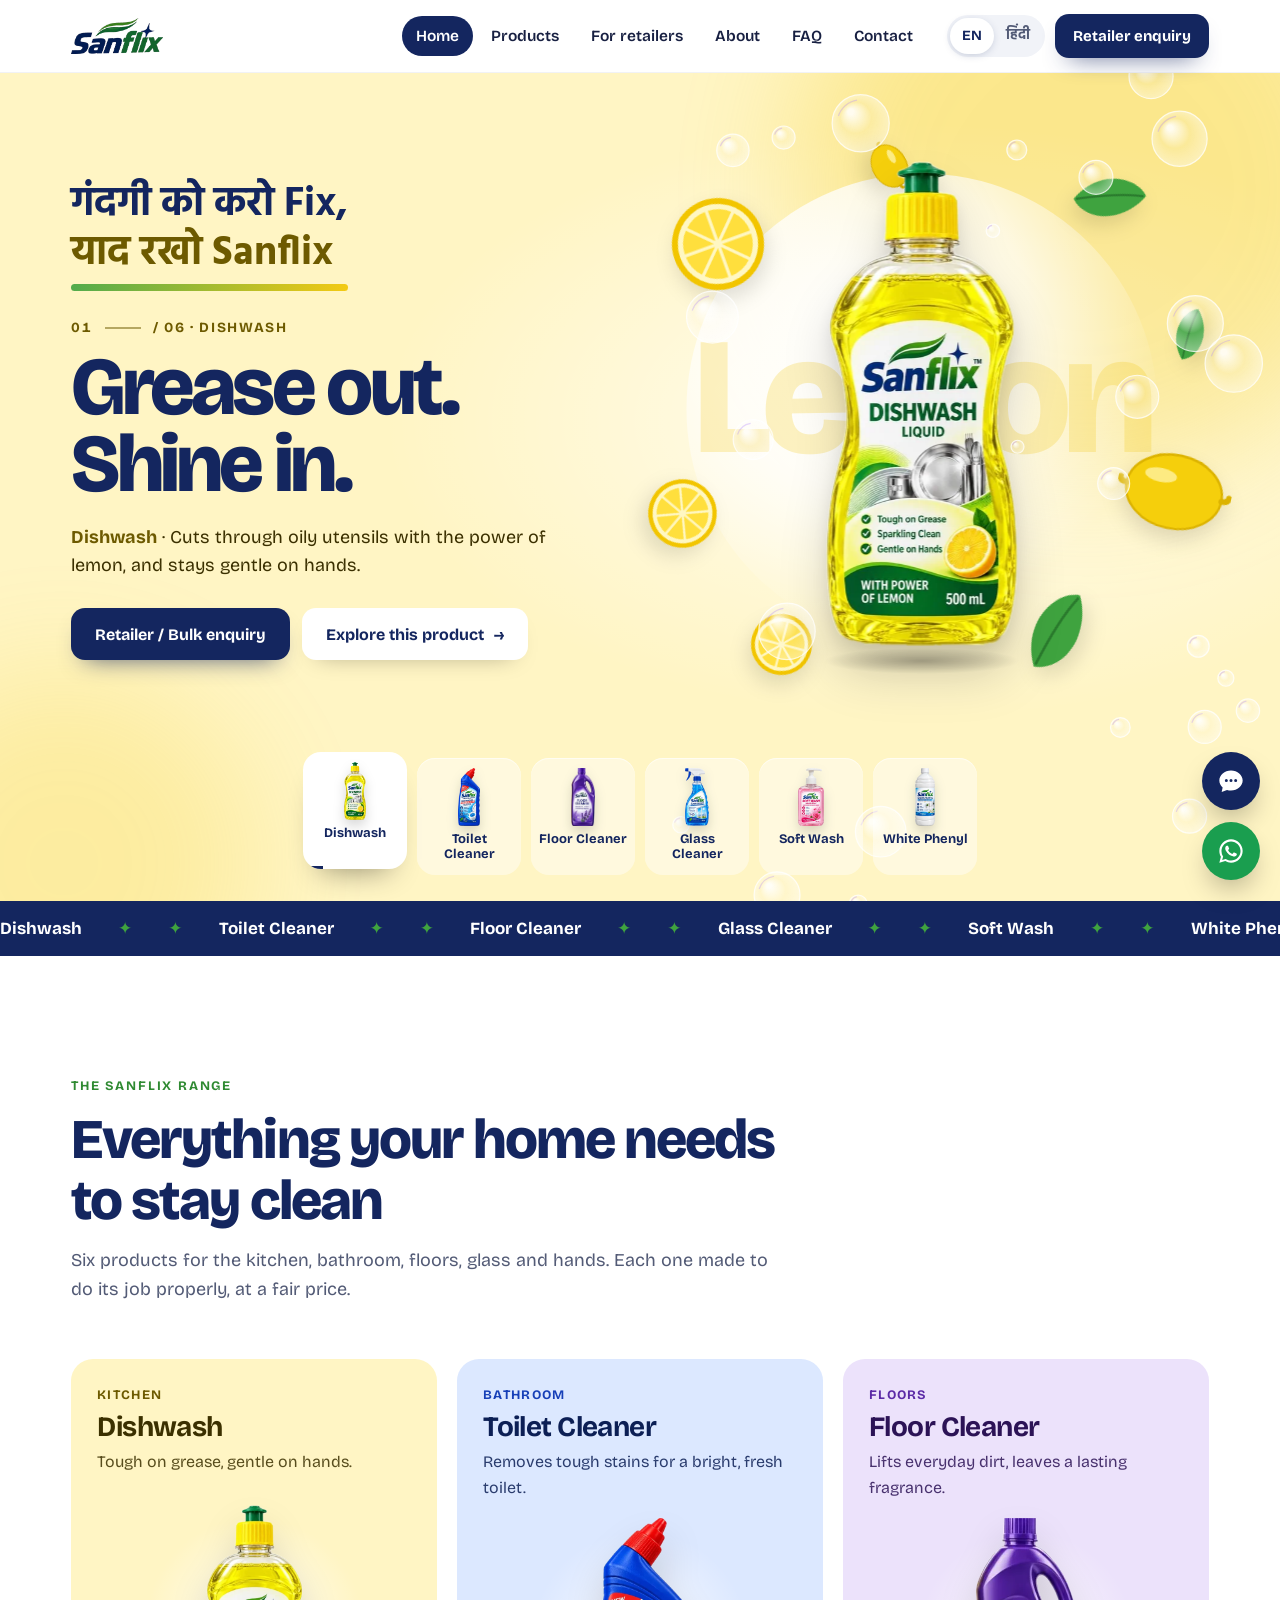
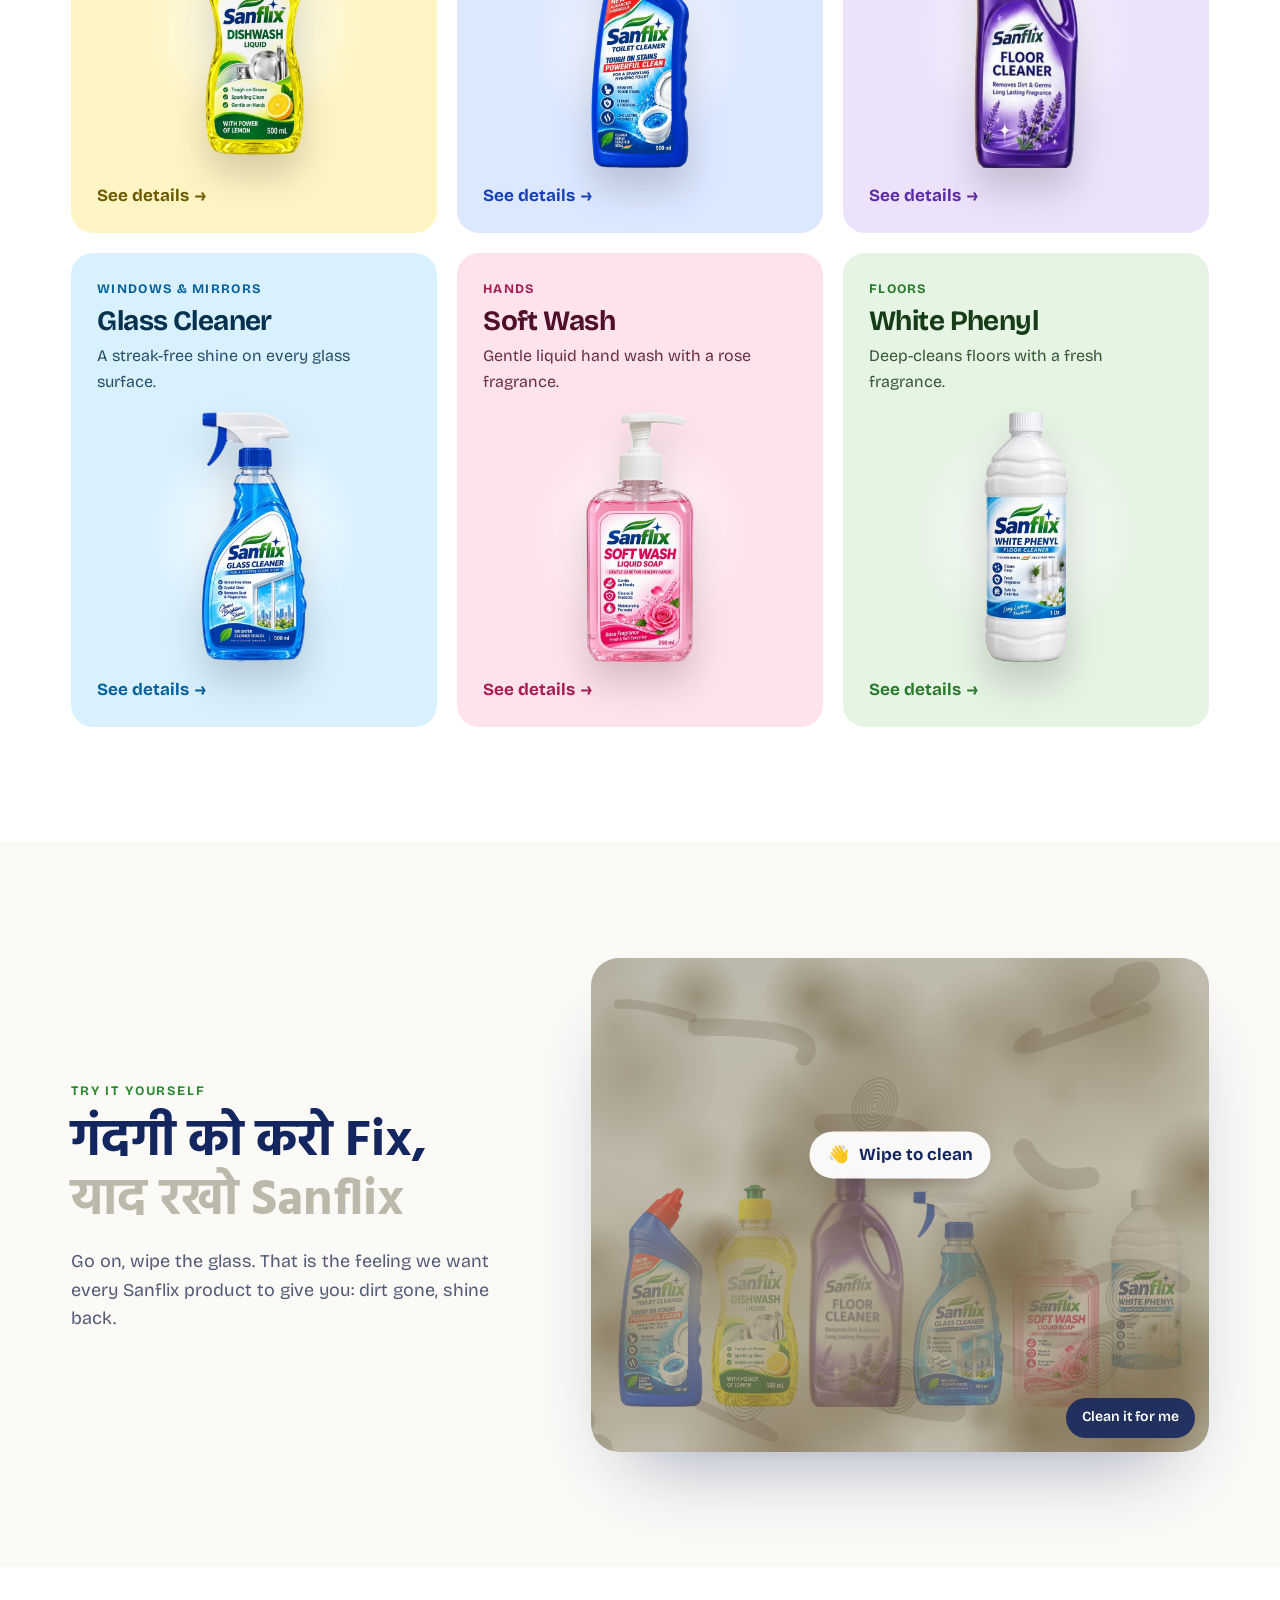
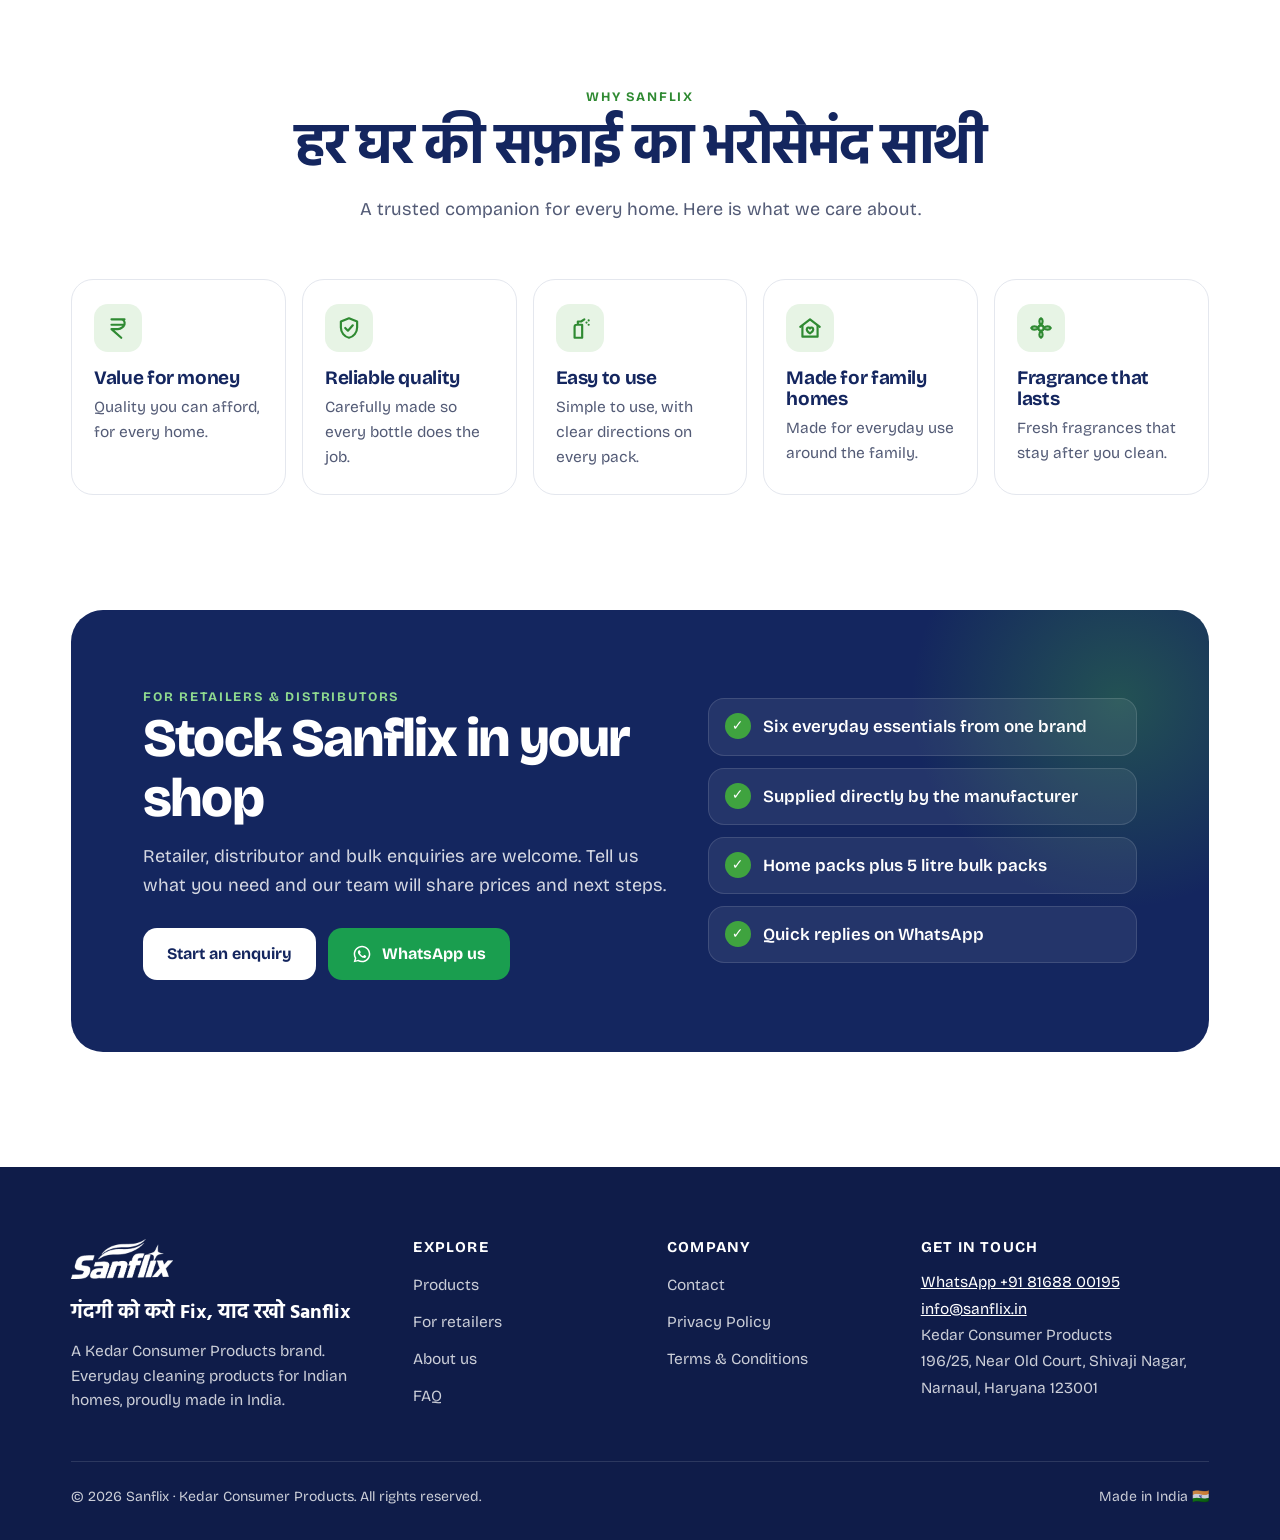
<file: index.html>
<!DOCTYPE html>
<html lang="en">
<head>
<meta charset="UTF-8">
<meta name="viewport" content="width=device-width, initial-scale=1.0">
<title>Sanflix | Everyday Cleaning Products for Indian Homes</title>
<meta name="description" content="Sanflix by Kedar Consumer Products: toilet cleaner, floor cleaner, white phenyl, dishwash, glass cleaner and liquid hand wash, made in India. Retailer, distributor and bulk enquiries welcome.">
<link rel="canonical" href="https://sanflix.in/">
<meta name="theme-color" content="#14265f">
<meta property="og:type" content="website">
<meta property="og:site_name" content="Sanflix">
<meta property="og:title" content="Sanflix | Everyday Cleaning Products for Indian Homes">
<meta property="og:description" content="Sanflix by Kedar Consumer Products: toilet cleaner, floor cleaner, white phenyl, dishwash, glass cleaner and liquid hand wash, made in India. Retailer, distributor and bulk enquiries welcome.">
<meta property="og:url" content="https://sanflix.in/">
<meta property="og:image" content="https://sanflix.in/assets/og-image.jpg">
<meta name="twitter:card" content="summary_large_image">
<script>(function(){var d=document.documentElement;d.classList.add('js');try{if(localStorage.getItem('sanflix-lang')==='hi'){d.dataset.lang='hi';d.lang='hi';}}catch(e){}})();</script>
<link rel="preconnect" href="https://fonts.googleapis.com">
<link rel="preconnect" href="https://fonts.gstatic.com" crossorigin>
<link href="https://fonts.googleapis.com/css2?family=Bricolage+Grotesque:opsz,wght@12..96,500;12..96,600;12..96,700;12..96,800&family=Hind:wght@400;500;600;700&display=swap" rel="stylesheet">
<link rel="icon" type="image/x-icon" href="assets/favicon.ico">
<link rel="icon" type="image/png" sizes="32x32" href="assets/favicon-32.png">
<link rel="icon" type="image/png" sizes="16x16" href="assets/favicon-16.png">
<link rel="apple-touch-icon" sizes="180x180" href="assets/apple-touch-icon.png">
<link rel="stylesheet" href="style.css?v=3">
<link rel="preload" as="image" href="assets/bottles/dishwash.webp" fetchpriority="high">
<!-- Google tag (gtag.js) -->
<script async src="https://www.googletagmanager.com/gtag/js?id=G-ZH7ZVCZYS8"></script>
<script>
  window.dataLayer = window.dataLayer || [];
  function gtag(){dataLayer.push(arguments);}
  gtag('js', new Date());
  gtag('config', 'G-ZH7ZVCZYS8');
</script>
</head>
<body>
<a href="#main" class="skip-link"><span class="t-en">Skip to content</span><span class="t-hi" lang="hi">सीधे सामग्री पर जाएँ</span></a>

<header class="site-header">
  <div class="wrap">
    <a href="index.html" class="logo"><img src="assets/sanflix-logo.webp" alt="Sanflix home" width="92" height="36"></a>
    <nav class="main-nav" id="main-nav" aria-label="Main">
      <ul>
        <li><a href="index.html" aria-current="page"><span class="t-en">Home</span><span class="t-hi" lang="hi">होम</span></a></li>
        <li><a href="products.html"><span class="t-en">Products</span><span class="t-hi" lang="hi">प्रोडक्ट्स</span></a></li>
        <li><a href="retailers.html"><span class="t-en">For retailers</span><span class="t-hi" lang="hi">रिटेलर के लिए</span></a></li>
        <li><a href="about.html"><span class="t-en">About</span><span class="t-hi" lang="hi">हमारे बारे में</span></a></li>
        <li><a href="faq.html"><span class="t-en">FAQ</span><span class="t-hi" lang="hi">सवाल-जवाब</span></a></li>
        <li><a href="contact.html"><span class="t-en">Contact</span><span class="t-hi" lang="hi">संपर्क</span></a></li>
      </ul>
    </nav>
    <div class="header-tools">
      <div class="lang-toggle" role="group" aria-label="Language / भाषा">
        <button type="button" data-lang="en" aria-pressed="true">EN</button>
        <button type="button" data-lang="hi" aria-pressed="false" lang="hi" class="hi-font">हिंदी</button>
      </div>
      <a href="retailers.html#enquiry" class="btn btn-dark header-cta"><span class="t-en">Retailer enquiry</span><span class="t-hi" lang="hi">रिटेलर एन्क्वायरी</span></a>
      <button type="button" class="menu-toggle" aria-controls="main-nav" aria-expanded="false" aria-label="Menu"><span></span></button>
    </div>
  </div>
</header>

<main id="main">

<section class="scene w-dishwash" data-scene aria-label="Sanflix products">
  <canvas class="scene-bubbles" aria-hidden="true"></canvas>
  <div class="wrap scene-grid">
    <div class="scene-copy">
      <p class="slogan-big" lang="hi">गंदगी को करो Fix,<b>याद रखो Sanflix</b></p>
      <p class="scene-count"><span class="num">01</span><span class="bar"></span><span>/ 06 · <span data-scene-name>Dishwash</span></span></p>
      <div class="scene-title"><h1><span class="t-en">Grease out.<br>Shine in.</span><span class="t-hi" lang="hi">चिकनाई बाहर,<br>चमक अंदर।</span></h1></div>
      <p class="scene-line" aria-live="polite"><strong>Dishwash</strong> · Cuts through oily utensils with the power of lemon, and stays gentle on hands.</p>
      <div class="ctas">
        <a class="btn btn-dark" href="retailers.html#enquiry"><span class="t-en">Retailer / Bulk enquiry</span><span class="t-hi" lang="hi">रिटेलर / थोक एन्क्वायरी</span></a>
        <a class="btn btn-light" href="products.html#dishwash" data-scene-link><span class="t-en">Explore this product</span><span class="t-hi" lang="hi">यह प्रोडक्ट देखें</span> →</a>
      </div>
    </div>
    <div class="stage">
      <div class="stage-disc"></div>
      <div class="stage-word" aria-hidden="true">Lemon</div>
      <div class="ingredients" aria-hidden="true"></div>
      <div class="bottle-shadow"></div>
      <div class="bottle-wrap"><div class="bottle-float"><img src="assets/bottles/dishwash.webp" alt="Sanflix Dishwash" width="316" height="800" fetchpriority="high"></div></div>
    </div>
  </div>
  <div class="wrap">
    <div class="thumbs" role="tablist" aria-label="Choose a product">
      <button type="button" role="tab" aria-selected="true" tabindex="0"><img src="assets/bottles/dishwash.webp" alt="" height="58" loading="lazy"><span><span class="t-en">Dishwash</span><span class="t-hi" lang="hi">डिशवॉश</span></span><span class="prog"></span></button>
      <button type="button" role="tab" aria-selected="false" tabindex="-1"><img src="assets/bottles/toilet.webp" alt="" height="58" loading="lazy"><span><span class="t-en">Toilet Cleaner</span><span class="t-hi" lang="hi">टॉयलेट क्लीनर</span></span><span class="prog"></span></button>
      <button type="button" role="tab" aria-selected="false" tabindex="-1"><img src="assets/bottles/floor.webp" alt="" height="58" loading="lazy"><span><span class="t-en">Floor Cleaner</span><span class="t-hi" lang="hi">फ़्लोर क्लीनर</span></span><span class="prog"></span></button>
      <button type="button" role="tab" aria-selected="false" tabindex="-1"><img src="assets/bottles/glass.webp" alt="" height="58" loading="lazy"><span><span class="t-en">Glass Cleaner</span><span class="t-hi" lang="hi">ग्लास क्लीनर</span></span><span class="prog"></span></button>
      <button type="button" role="tab" aria-selected="false" tabindex="-1"><img src="assets/bottles/softwash.webp" alt="" height="58" loading="lazy"><span><span class="t-en">Soft Wash</span><span class="t-hi" lang="hi">सॉफ़्ट वॉश</span></span><span class="prog"></span></button>
      <button type="button" role="tab" aria-selected="false" tabindex="-1"><img src="assets/bottles/phenyl.webp" alt="" height="58" loading="lazy"><span><span class="t-en">White Phenyl</span><span class="t-hi" lang="hi">व्हाइट फ़िनाइल</span></span><span class="prog"></span></button>
    </div>
  </div>
</section>

<div class="ribbon" aria-hidden="true"><div class="ribbon-track"><span><span class="t-en">Dishwash</span><span class="t-hi" lang="hi">डिशवॉश</span></span><span><span class="t-en">Toilet Cleaner</span><span class="t-hi" lang="hi">टॉयलेट क्लीनर</span></span><span><span class="t-en">Floor Cleaner</span><span class="t-hi" lang="hi">फ़्लोर क्लीनर</span></span><span><span class="t-en">Glass Cleaner</span><span class="t-hi" lang="hi">ग्लास क्लीनर</span></span><span><span class="t-en">Soft Wash</span><span class="t-hi" lang="hi">सॉफ़्ट वॉश</span></span><span><span class="t-en">White Phenyl</span><span class="t-hi" lang="hi">व्हाइट फ़िनाइल</span></span><span><span class="t-en">Made in India</span><span class="t-hi" lang="hi">भारत में निर्मित</span></span><span><span class="t-en">Dishwash</span><span class="t-hi" lang="hi">डिशवॉश</span></span><span><span class="t-en">Toilet Cleaner</span><span class="t-hi" lang="hi">टॉयलेट क्लीनर</span></span><span><span class="t-en">Floor Cleaner</span><span class="t-hi" lang="hi">फ़्लोर क्लीनर</span></span><span><span class="t-en">Glass Cleaner</span><span class="t-hi" lang="hi">ग्लास क्लीनर</span></span><span><span class="t-en">Soft Wash</span><span class="t-hi" lang="hi">सॉफ़्ट वॉश</span></span><span><span class="t-en">White Phenyl</span><span class="t-hi" lang="hi">व्हाइट फ़िनाइल</span></span><span><span class="t-en">Made in India</span><span class="t-hi" lang="hi">भारत में निर्मित</span></span></div></div>

<section class="section">
  <div class="wrap">
    <div class="section-head reveal">
      <span class="eyebrow"><span class="t-en">The Sanflix range</span><span class="t-hi" lang="hi">Sanflix रेंज</span></span>
      <h2><span class="t-en">Everything your home needs to stay clean</span><span class="t-hi" lang="hi">घर की हर सफ़ाई के लिए, सब कुछ</span></h2>
      <p><span class="t-en">Six products for the kitchen, bathroom, floors, glass and hands. Each one made to do its job properly, at a fair price.</span><span class="t-hi" lang="hi">रसोई, बाथरूम, फ़र्श, शीशे और हाथों के लिए छह प्रोडक्ट। हर एक अपना काम ठीक से करे, सही दाम पर।</span></p>
    </div>
    <div class="range-grid">
      <a class="range-card w-dishwash reveal" href="products.html#dishwash">
        <span class="rc-tag"><span class="t-en">Kitchen</span><span class="t-hi" lang="hi">रसोई</span></span>
        <h3><span class="t-en">Dishwash</span><span class="t-hi" lang="hi">डिशवॉश</span></h3>
        <p><span class="t-en">Tough on grease, gentle on hands.</span><span class="t-hi" lang="hi">चिकनाई पर सख़्त, हाथों पर नरम।</span></p>
        <div class="rc-img"><img src="assets/bottles/dishwash.webp" alt="Sanflix Dishwash" loading="lazy"></div>
        <span class="link-arrow"><span class="t-en">See details</span><span class="t-hi" lang="hi">पूरी जानकारी</span></span>
      </a>
      <a class="range-card w-toilet reveal" href="products.html#toilet">
        <span class="rc-tag"><span class="t-en">Bathroom</span><span class="t-hi" lang="hi">बाथरूम</span></span>
        <h3><span class="t-en">Toilet Cleaner</span><span class="t-hi" lang="hi">टॉयलेट क्लीनर</span></h3>
        <p><span class="t-en">Removes tough stains for a bright, fresh toilet.</span><span class="t-hi" lang="hi">ज़िद्दी दाग़ हटाए, टॉयलेट चमकाए।</span></p>
        <div class="rc-img"><img src="assets/bottles/toilet.webp" alt="Sanflix Toilet Cleaner" loading="lazy"></div>
        <span class="link-arrow"><span class="t-en">See details</span><span class="t-hi" lang="hi">पूरी जानकारी</span></span>
      </a>
      <a class="range-card w-floor reveal" href="products.html#floor">
        <span class="rc-tag"><span class="t-en">Floors</span><span class="t-hi" lang="hi">फ़र्श</span></span>
        <h3><span class="t-en">Floor Cleaner</span><span class="t-hi" lang="hi">फ़्लोर क्लीनर</span></h3>
        <p><span class="t-en">Lifts everyday dirt, leaves a lasting fragrance.</span><span class="t-hi" lang="hi">रोज़ की गंदगी हटाए, ख़ुशबू छोड़ जाए।</span></p>
        <div class="rc-img"><img src="assets/bottles/floor.webp" alt="Sanflix Floor Cleaner" loading="lazy"></div>
        <span class="link-arrow"><span class="t-en">See details</span><span class="t-hi" lang="hi">पूरी जानकारी</span></span>
      </a>
      <a class="range-card w-glass reveal" href="products.html#glass">
        <span class="rc-tag"><span class="t-en">Windows & mirrors</span><span class="t-hi" lang="hi">खिड़की और शीशे</span></span>
        <h3><span class="t-en">Glass Cleaner</span><span class="t-hi" lang="hi">ग्लास क्लीनर</span></h3>
        <p><span class="t-en">A streak-free shine on every glass surface.</span><span class="t-hi" lang="hi">हर शीशे पर बिना धारियों की चमक।</span></p>
        <div class="rc-img"><img src="assets/bottles/glass.webp" alt="Sanflix Glass Cleaner" loading="lazy"></div>
        <span class="link-arrow"><span class="t-en">See details</span><span class="t-hi" lang="hi">पूरी जानकारी</span></span>
      </a>
      <a class="range-card w-softwash reveal" href="products.html#softwash">
        <span class="rc-tag"><span class="t-en">Hands</span><span class="t-hi" lang="hi">हाथ</span></span>
        <h3><span class="t-en">Soft Wash</span><span class="t-hi" lang="hi">सॉफ़्ट वॉश</span></h3>
        <p><span class="t-en">Gentle liquid hand wash with a rose fragrance.</span><span class="t-hi" lang="hi">गुलाब की ख़ुशबू वाला कोमल हैंड वॉश।</span></p>
        <div class="rc-img"><img src="assets/bottles/softwash.webp" alt="Sanflix Soft Wash" loading="lazy"></div>
        <span class="link-arrow"><span class="t-en">See details</span><span class="t-hi" lang="hi">पूरी जानकारी</span></span>
      </a>
      <a class="range-card w-phenyl reveal" href="products.html#phenyl">
        <span class="rc-tag"><span class="t-en">Floors</span><span class="t-hi" lang="hi">फ़र्श</span></span>
        <h3><span class="t-en">White Phenyl</span><span class="t-hi" lang="hi">व्हाइट फ़िनाइल</span></h3>
        <p><span class="t-en">Deep-cleans floors with a fresh fragrance.</span><span class="t-hi" lang="hi">फ़र्श की गहरी सफ़ाई, ताज़ा ख़ुशबू।</span></p>
        <div class="rc-img"><img src="assets/bottles/phenyl.webp" alt="Sanflix White Phenyl" loading="lazy"></div>
        <span class="link-arrow"><span class="t-en">See details</span><span class="t-hi" lang="hi">पूरी जानकारी</span></span>
      </a>
    </div>
  </div>
</section>

<section class="section section-alt">
  <div class="wrap wipe" data-wipe>
    <div class="wipe-copy reveal">
      <span class="eyebrow"><span class="t-en">Try it yourself</span><span class="t-hi" lang="hi">ख़ुद आज़माएँ</span></span>
      <h2 lang="hi" style="margin-top:10px">गंदगी को करो Fix,<span class="l2">याद रखो Sanflix</span></h2>
      <p><span class="t-en">Go on, wipe the glass. That is the feeling we want every Sanflix product to give you: dirt gone, shine back.</span><span class="t-hi" lang="hi">चलिए, शीशा पोंछिए। हर Sanflix प्रोडक्ट से हम यही एहसास देना चाहते हैं: गंदगी ग़ायब, चमक वापस।</span></p>
    </div>
    <div class="pane reveal">
      <div class="shelf"></div>
      <div class="lineup">
          <img src="assets/bottles/toilet.webp" alt="" loading="lazy">
          <img src="assets/bottles/dishwash.webp" alt="" loading="lazy">
          <img src="assets/bottles/floor.webp" alt="" loading="lazy">
          <img src="assets/bottles/glass.webp" alt="" loading="lazy">
          <img src="assets/bottles/softwash.webp" alt="" loading="lazy">
          <img src="assets/bottles/phenyl.webp" alt="" loading="lazy">
      </div>
      <div class="glint"></div>
      <span class="spark" style="left:18%;top:22%"></span>
      <span class="spark" style="left:72%;top:16%;animation-delay:.5s"></span>
      <span class="spark" style="left:48%;top:34%;animation-delay:1s"></span>
      <span class="spark" style="left:86%;top:48%;animation-delay:.3s"></span>
      <canvas aria-hidden="true"></canvas>
      <div class="pane-hint"><span class="hand" aria-hidden="true">👋</span><span class="t-en">Wipe to clean</span><span class="t-hi" lang="hi">पोंछकर साफ़ करें</span></div>
      <button class="pane-auto" type="button"><span class="t-en">Clean it for me</span><span class="t-hi" lang="hi">मेरे लिए साफ़ करें</span></button>
    </div>
  </div>
</section>

<section class="section">
  <div class="wrap">
    <div class="section-head center reveal">
      <span class="eyebrow"><span class="t-en">Why Sanflix</span><span class="t-hi" lang="hi">Sanflix क्यों</span></span>
      <h2 lang="hi">हर घर की सफ़ाई का भरोसेमंद साथी</h2>
      <p><span class="t-en">A trusted companion for every home. Here is what we care about.</span><span class="t-hi" lang="hi">हर घर का भरोसेमंद साथी। हम इन बातों का ध्यान रखते हैं।</span></p>
    </div>
    <div class="values">
      <div class="value reveal"><div class="icon"><svg viewBox="0 0 24 24" fill="none" stroke="currentColor" stroke-width="2" stroke-linecap="round" stroke-linejoin="round" aria-hidden="true"><path d="M6 4h12M6 9h12M15 4c2.5 0 3.5 2.5 3 4.5S15 13 12 13H6l9 8"/></svg></div><h3><span class="t-en">Value for money</span><span class="t-hi" lang="hi">पैसा वसूल</span></h3><p><span class="t-en">Quality you can afford, for every home.</span><span class="t-hi" lang="hi">हर घर के बजट में अच्छी क्वालिटी।</span></p></div>
      <div class="value reveal"><div class="icon"><svg viewBox="0 0 24 24" fill="none" stroke="currentColor" stroke-width="2" stroke-linecap="round" stroke-linejoin="round" aria-hidden="true"><path d="M12 3 4.5 6v5.5c0 4.6 3.2 8.5 7.5 9.5 4.3-1 7.5-4.9 7.5-9.5V6L12 3z"/><path d="m8.5 12 2.5 2.5 4.5-5"/></svg></div><h3><span class="t-en">Reliable quality</span><span class="t-hi" lang="hi">भरोसेमंद क्वालिटी</span></h3><p><span class="t-en">Carefully made so every bottle does the job.</span><span class="t-hi" lang="hi">ध्यान से बनाया, ताकि हर बोतल अपना काम करे।</span></p></div>
      <div class="value reveal"><div class="icon"><svg viewBox="0 0 24 24" fill="none" stroke="currentColor" stroke-width="2" stroke-linecap="round" stroke-linejoin="round" aria-hidden="true"><path d="M9 9h5v12H7V11a2 2 0 0 1 2-2zM10 9V6h3l3-2M18 7h.01M20 5h.01M20 9h.01"/></svg></div><h3><span class="t-en">Easy to use</span><span class="t-hi" lang="hi">इस्तेमाल में आसान</span></h3><p><span class="t-en">Simple to use, with clear directions on every pack.</span><span class="t-hi" lang="hi">आसान इस्तेमाल, हर पैक पर साफ़ निर्देश।</span></p></div>
      <div class="value reveal"><div class="icon"><svg viewBox="0 0 24 24" fill="none" stroke="currentColor" stroke-width="2" stroke-linecap="round" stroke-linejoin="round" aria-hidden="true"><path d="M3 11 12 4l9 7"/><path d="M5 10v10h14V10"/><path d="M12 17s-3-1.8-3-3.8a1.6 1.6 0 0 1 3-.8 1.6 1.6 0 0 1 3 .8c0 2-3 3.8-3 3.8z"/></svg></div><h3><span class="t-en">Made for family homes</span><span class="t-hi" lang="hi">परिवार के घरों के लिए</span></h3><p><span class="t-en">Made for everyday use around the family.</span><span class="t-hi" lang="hi">परिवार के बीच रोज़ के इस्तेमाल के लिए बना।</span></p></div>
      <div class="value reveal"><div class="icon"><svg viewBox="0 0 24 24" fill="none" stroke="currentColor" stroke-width="2" stroke-linecap="round" stroke-linejoin="round" aria-hidden="true"><circle cx="12" cy="12" r="2.5"/><path d="M12 9.5C10 7.5 10 4 12 3c2 1 2 4.5 0 6.5zM12 14.5c2 2 2 5.5 0 6.5-2-1-2-4.5 0-6.5zM9.5 12c-2 2-5.5 2-6.5 0 1-2 4.5-2 6.5 0zM14.5 12c2-2 5.5-2 6.5 0-1 2-4.5 2-6.5 0z"/></svg></div><h3><span class="t-en">Fragrance that lasts</span><span class="t-hi" lang="hi">ख़ुशबू जो टिके</span></h3><p><span class="t-en">Fresh fragrances that stay after you clean.</span><span class="t-hi" lang="hi">सफ़ाई के बाद भी बनी रहने वाली ताज़ा ख़ुशबू।</span></p></div>
    </div>
  </div>
</section>

<section class="section trade-section">
  <div class="wrap">
    <div class="trade reveal">
      <div>
        <span class="eyebrow"><span class="t-en">For retailers &amp; distributors</span><span class="t-hi" lang="hi">रिटेलर और डिस्ट्रीब्यूटर के लिए</span></span>
        <h2><span class="t-en">Stock Sanflix in your shop</span><span class="t-hi" lang="hi">अपनी दुकान में रखें Sanflix</span></h2>
        <p><span class="t-en">Retailer, distributor and bulk enquiries are welcome. Tell us what you need and our team will share prices and next steps.</span><span class="t-hi" lang="hi">रिटेलर, डिस्ट्रीब्यूटर और थोक एन्क्वायरी का स्वागत है। अपनी ज़रूरत बताएँ, हमारी टीम दाम और आगे की जानकारी भेजेगी।</span></p>
        <div class="ctas">
          <a href="retailers.html#enquiry" class="btn btn-light"><span class="t-en">Start an enquiry</span><span class="t-hi" lang="hi">एन्क्वायरी शुरू करें</span></a>
          <a href="https://wa.me/918168800195?text=Hi%20Sanflix%2C%20I%20would%20like%20to%20stock%20your%20products%20in%20my%20shop." class="btn btn-wa" target="_blank" rel="noopener"><svg viewBox="0 0 24 24" aria-hidden="true"><path d="M12.04 2C6.5 2 2.02 6.48 2.02 12c0 1.77.46 3.5 1.34 5.02L2 22l5.1-1.34A9.96 9.96 0 0 0 12.04 22C17.56 22 22 17.52 22 12S17.56 2 12.04 2zm0 18.2c-1.5 0-2.97-.4-4.25-1.16l-.3-.18-3.03.8.81-2.95-.2-.31A8.2 8.2 0 0 1 3.84 12c0-4.52 3.68-8.2 8.2-8.2 4.51 0 8.14 3.68 8.14 8.2s-3.63 8.2-8.14 8.2zm4.5-6.14c-.25-.12-1.46-.72-1.69-.8-.23-.08-.39-.12-.55.12-.17.25-.64.8-.78.97-.14.16-.29.18-.53.06-.25-.12-1.04-.38-1.98-1.22-.73-.65-1.23-1.46-1.37-1.7-.14-.25-.02-.38.11-.5.11-.11.25-.29.37-.43.12-.15.16-.25.25-.41.08-.17.04-.31-.02-.43-.06-.12-.55-1.33-.76-1.82-.2-.48-.4-.41-.55-.42h-.47c-.16 0-.43.06-.66.31-.22.25-.86.84-.86 2.05 0 1.21.88 2.38 1 2.54.12.17 1.73 2.64 4.2 3.7.59.26 1.05.41 1.4.52.59.19 1.13.16 1.55.1.47-.07 1.46-.6 1.66-1.17.21-.58.21-1.07.14-1.17-.06-.1-.22-.16-.47-.29z"/></svg><span class="t-en">WhatsApp us</span><span class="t-hi" lang="hi">WhatsApp करें</span></a>
        </div>
      </div>
      <ul class="ticks">
        <li><span class="t-en">Six everyday essentials from one brand</span><span class="t-hi" lang="hi">एक ही ब्रांड से रोज़ की छह ज़रूरी चीज़ें</span></li>
        <li><span class="t-en">Supplied directly by the manufacturer</span><span class="t-hi" lang="hi">सीधे निर्माता से सप्लाई</span></li>
        <li><span class="t-en">Home packs plus 5 litre bulk packs</span><span class="t-hi" lang="hi">घरेलू पैक के साथ 5 लीटर बल्क पैक</span></li>
        <li><span class="t-en">Quick replies on WhatsApp</span><span class="t-hi" lang="hi">WhatsApp पर जल्दी जवाब</span></li>
      </ul>
    </div>
  </div>
</section>

</main>

<footer class="site-footer">
  <div class="wrap">
    <div class="footer-top">
      <div class="footer-brand">
        <a href="index.html" class="logo"><img src="assets/sanflix-logo-white.webp" alt="Sanflix" width="102" height="40" loading="lazy"></a>
        <p class="footer-slogan" lang="hi">गंदगी को करो Fix, याद रखो Sanflix</p>
        <p class="footer-about"><span class="t-en">A Kedar Consumer Products brand. Everyday cleaning products for Indian homes, proudly made in India.</span><span class="t-hi" lang="hi">Kedar Consumer Products का ब्रांड। भारतीय घरों के लिए रोज़ की सफ़ाई के प्रोडक्ट, गर्व से भारत में बने।</span></p>
      </div>
      <div>
        <h4><span class="t-en">Explore</span><span class="t-hi" lang="hi">देखें</span></h4>
        <ul>
          <li><a href="products.html"><span class="t-en">Products</span><span class="t-hi" lang="hi">प्रोडक्ट्स</span></a></li>
          <li><a href="retailers.html"><span class="t-en">For retailers</span><span class="t-hi" lang="hi">रिटेलर के लिए</span></a></li>
          <li><a href="about.html"><span class="t-en">About us</span><span class="t-hi" lang="hi">हमारे बारे में</span></a></li>
          <li><a href="faq.html"><span class="t-en">FAQ</span><span class="t-hi" lang="hi">सवाल-जवाब</span></a></li>
        </ul>
      </div>
      <div>
        <h4><span class="t-en">Company</span><span class="t-hi" lang="hi">कंपनी</span></h4>
        <ul>
          <li><a href="contact.html"><span class="t-en">Contact</span><span class="t-hi" lang="hi">संपर्क</span></a></li>
          <li><a href="privacy.html"><span class="t-en">Privacy Policy</span><span class="t-hi" lang="hi">प्राइवेसी पॉलिसी</span></a></li>
          <li><a href="terms.html"><span class="t-en">Terms &amp; Conditions</span><span class="t-hi" lang="hi">नियम और शर्तें</span></a></li>
        </ul>
      </div>
      <div>
        <h4><span class="t-en">Get in touch</span><span class="t-hi" lang="hi">संपर्क करें</span></h4>
        <address>
          <a href="https://wa.me/918168800195?text=Hi%20Sanflix%2C%20I%20would%20like%20to%20know%20more%20about%20your%20products." target="_blank" rel="noopener">WhatsApp +91 81688 00195</a><br>
          <a href="mailto:info@sanflix.in">info@sanflix.in</a><br>
          <span class="t-en">Kedar Consumer Products</span><span class="t-hi" lang="hi">Kedar Consumer Products</span><br>
          <span class="t-en">196/25, Near Old Court, Shivaji Nagar, Narnaul, Haryana 123001</span><span class="t-hi" lang="hi">196/25, पुरानी कोर्ट के पास, शिवाजी नगर, नारनौल, हरियाणा 123001</span>
        </address>
      </div>
    </div>
    <div class="footer-bottom">
      <span>© 2026 Sanflix · Kedar Consumer Products. <span class="t-en">All rights reserved.</span><span class="t-hi" lang="hi">सर्वाधिकार सुरक्षित।</span></span>
      <span><span class="t-en">Made in India</span><span class="t-hi" lang="hi">भारत में निर्मित</span> 🇮🇳</span>
    </div>
  </div>
</footer>

<div class="float-actions">
  <button type="button" class="fab fab-chat" data-chat-open aria-controls="chat-panel" aria-expanded="false" aria-label="Open Sanflix Assistant"><svg viewBox="0 0 24 24" aria-hidden="true"><path d="M12 3C6.48 3 2 6.86 2 11.6c0 2.33 1.08 4.44 2.84 5.99L4 21.5l4.6-1.83c1.05.3 2.19.46 3.4.46 5.52 0 10-3.86 10-8.53S17.52 3 12 3zm-4 9.9a1.3 1.3 0 1 1 0-2.6 1.3 1.3 0 0 1 0 2.6zm4 0a1.3 1.3 0 1 1 0-2.6 1.3 1.3 0 0 1 0 2.6zm4 0a1.3 1.3 0 1 1 0-2.6 1.3 1.3 0 0 1 0 2.6z"/></svg></button>
  <a href="https://wa.me/918168800195?text=Hi%20Sanflix%2C%20I%20would%20like%20to%20know%20more%20about%20your%20products." class="fab fab-wa" target="_blank" rel="noopener" aria-label="Chat on WhatsApp"><svg viewBox="0 0 24 24" aria-hidden="true"><path d="M12.04 2C6.5 2 2.02 6.48 2.02 12c0 1.77.46 3.5 1.34 5.02L2 22l5.1-1.34A9.96 9.96 0 0 0 12.04 22C17.56 22 22 17.52 22 12S17.56 2 12.04 2zm0 18.2c-1.5 0-2.97-.4-4.25-1.16l-.3-.18-3.03.8.81-2.95-.2-.31A8.2 8.2 0 0 1 3.84 12c0-4.52 3.68-8.2 8.2-8.2 4.51 0 8.14 3.68 8.14 8.2s-3.63 8.2-8.14 8.2zm4.5-6.14c-.25-.12-1.46-.72-1.69-.8-.23-.08-.39-.12-.55.12-.17.25-.64.8-.78.97-.14.16-.29.18-.53.06-.25-.12-1.04-.38-1.98-1.22-.73-.65-1.23-1.46-1.37-1.7-.14-.25-.02-.38.11-.5.11-.11.25-.29.37-.43.12-.15.16-.25.25-.41.08-.17.04-.31-.02-.43-.06-.12-.55-1.33-.76-1.82-.2-.48-.4-.41-.55-.42h-.47c-.16 0-.43.06-.66.31-.22.25-.86.84-.86 2.05 0 1.21.88 2.38 1 2.54.12.17 1.73 2.64 4.2 3.7.59.26 1.05.41 1.4.52.59.19 1.13.16 1.55.1.47-.07 1.46-.6 1.66-1.17.21-.58.21-1.07.14-1.17-.06-.1-.22-.16-.47-.29z"/></svg></a>
</div>

<div class="mobile-bar">
  <a href="https://wa.me/918168800195?text=Hi%20Sanflix%2C%20I%20would%20like%20to%20know%20more%20about%20your%20products." class="btn btn-wa" target="_blank" rel="noopener"><svg viewBox="0 0 24 24" aria-hidden="true"><path d="M12.04 2C6.5 2 2.02 6.48 2.02 12c0 1.77.46 3.5 1.34 5.02L2 22l5.1-1.34A9.96 9.96 0 0 0 12.04 22C17.56 22 22 17.52 22 12S17.56 2 12.04 2zm0 18.2c-1.5 0-2.97-.4-4.25-1.16l-.3-.18-3.03.8.81-2.95-.2-.31A8.2 8.2 0 0 1 3.84 12c0-4.52 3.68-8.2 8.2-8.2 4.51 0 8.14 3.68 8.14 8.2s-3.63 8.2-8.14 8.2zm4.5-6.14c-.25-.12-1.46-.72-1.69-.8-.23-.08-.39-.12-.55.12-.17.25-.64.8-.78.97-.14.16-.29.18-.53.06-.25-.12-1.04-.38-1.98-1.22-.73-.65-1.23-1.46-1.37-1.7-.14-.25-.02-.38.11-.5.11-.11.25-.29.37-.43.12-.15.16-.25.25-.41.08-.17.04-.31-.02-.43-.06-.12-.55-1.33-.76-1.82-.2-.48-.4-.41-.55-.42h-.47c-.16 0-.43.06-.66.31-.22.25-.86.84-.86 2.05 0 1.21.88 2.38 1 2.54.12.17 1.73 2.64 4.2 3.7.59.26 1.05.41 1.4.52.59.19 1.13.16 1.55.1.47-.07 1.46-.6 1.66-1.17.21-.58.21-1.07.14-1.17-.06-.1-.22-.16-.47-.29z"/></svg><span class="t-en">WhatsApp</span><span class="t-hi" lang="hi">WhatsApp</span></a>
  <a href="retailers.html#enquiry" class="btn btn-dark"><span class="t-en">Enquire</span><span class="t-hi" lang="hi">एन्क्वायरी</span></a>
  <button type="button" class="fab fab-chat" data-chat-open aria-controls="chat-panel" aria-expanded="false" aria-label="Open Sanflix Assistant"><svg viewBox="0 0 24 24" aria-hidden="true"><path d="M12 3C6.48 3 2 6.86 2 11.6c0 2.33 1.08 4.44 2.84 5.99L4 21.5l4.6-1.83c1.05.3 2.19.46 3.4.46 5.52 0 10-3.86 10-8.53S17.52 3 12 3zm-4 9.9a1.3 1.3 0 1 1 0-2.6 1.3 1.3 0 0 1 0 2.6zm4 0a1.3 1.3 0 1 1 0-2.6 1.3 1.3 0 0 1 0 2.6zm4 0a1.3 1.3 0 1 1 0-2.6 1.3 1.3 0 0 1 0 2.6z"/></svg></button>
</div>

<div class="chat-panel" id="chat-panel" role="dialog" aria-label="Sanflix Assistant" hidden>
  <div class="chat-head"><span class="t-en">Sanflix Assistant</span><span class="t-hi" lang="hi">Sanflix असिस्टेंट</span><button type="button" data-chat-close aria-label="Close">×</button></div>
  <div class="chat-body" aria-live="polite"></div>
  <div class="chat-quick">
    <button type="button"><span class="t-en">Products</span><span class="t-hi" lang="hi">प्रोडक्ट</span></button>
    <button type="button"><span class="t-en">Prices</span><span class="t-hi" lang="hi">दाम</span></button>
    <button type="button"><span class="t-en">Become a retailer</span><span class="t-hi" lang="hi">रिटेलर बनें</span></button>
    <button type="button"><span class="t-en">Pack sizes</span><span class="t-hi" lang="hi">पैक साइज़</span></button>
  </div>
  <form class="chat-input">
    <input type="text" placeholder="Type your question…" data-hi-placeholder="अपना सवाल लिखें…" aria-label="Your question">
    <button type="submit"><span class="t-en">Send</span><span class="t-hi" lang="hi">भेजें</span></button>
  </form>
</div>

<script src="script.js?v=3" defer></script>
</body>
</html>
</file>
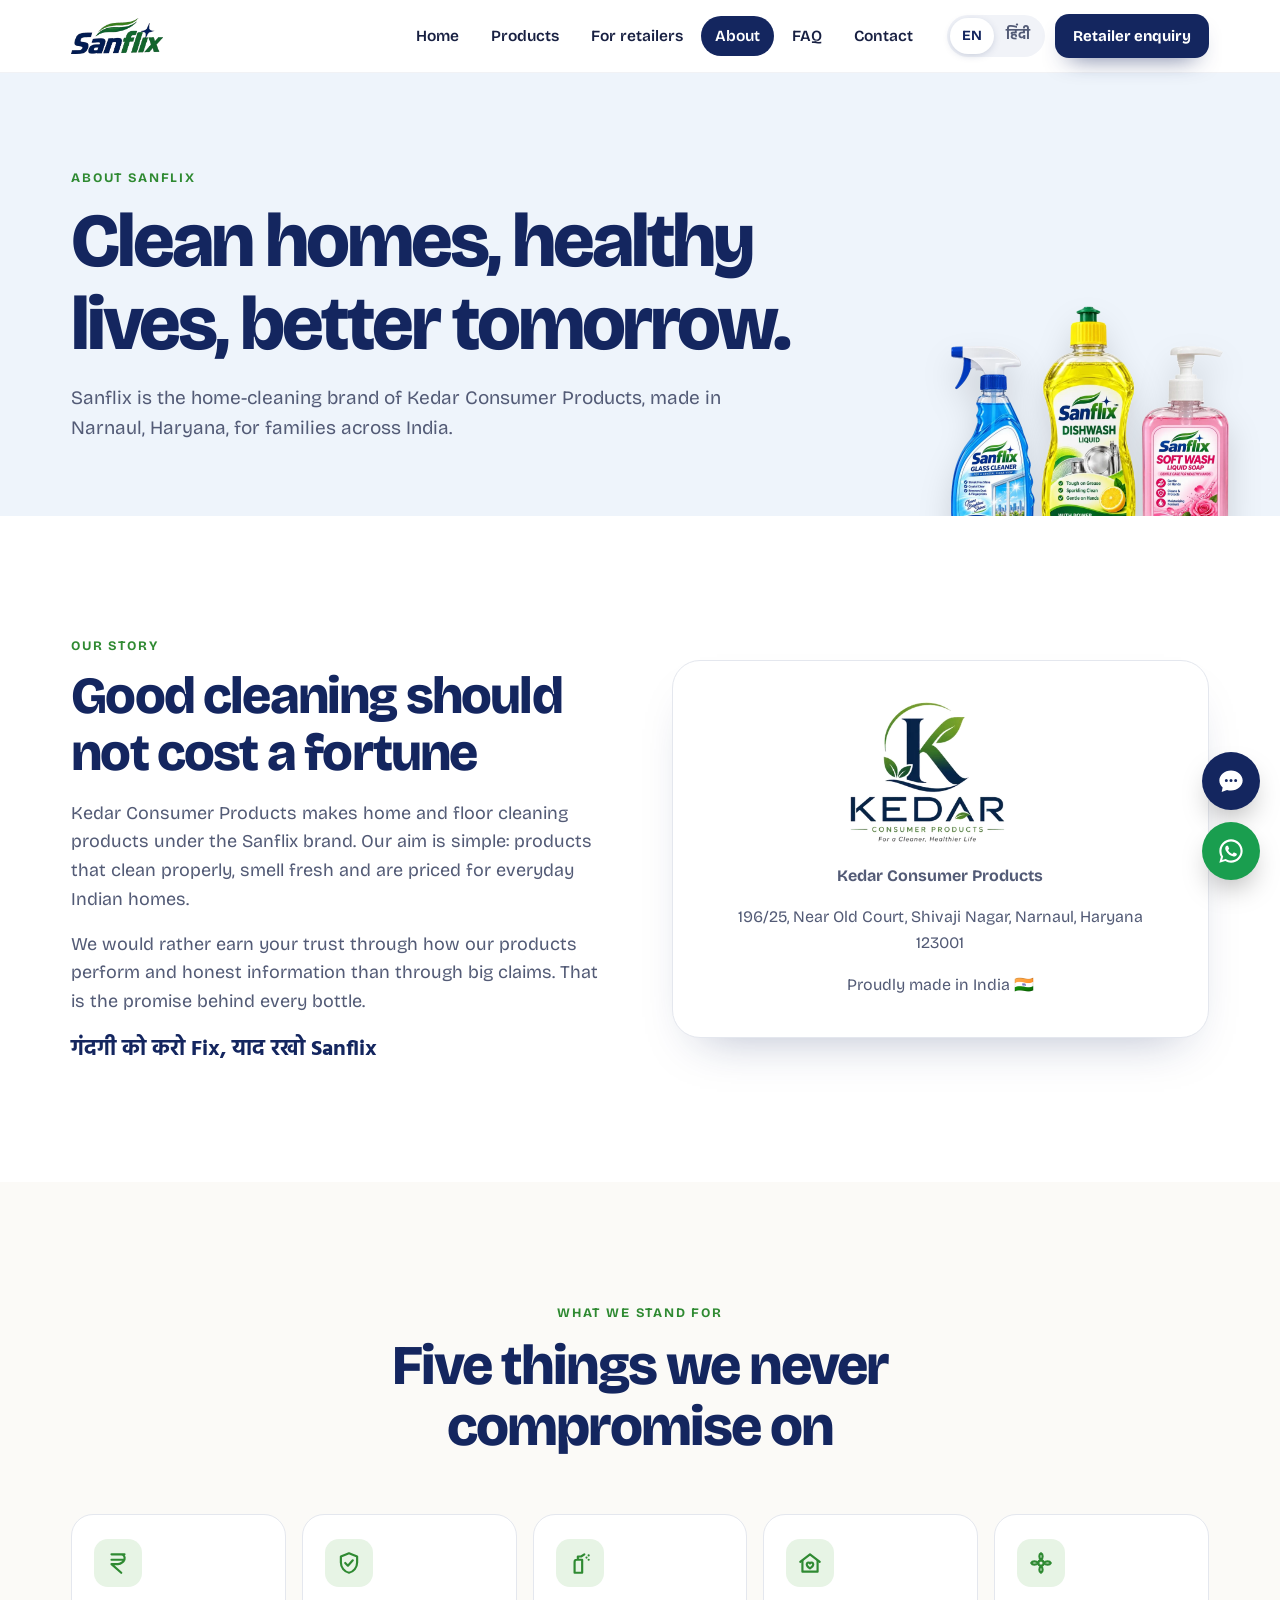
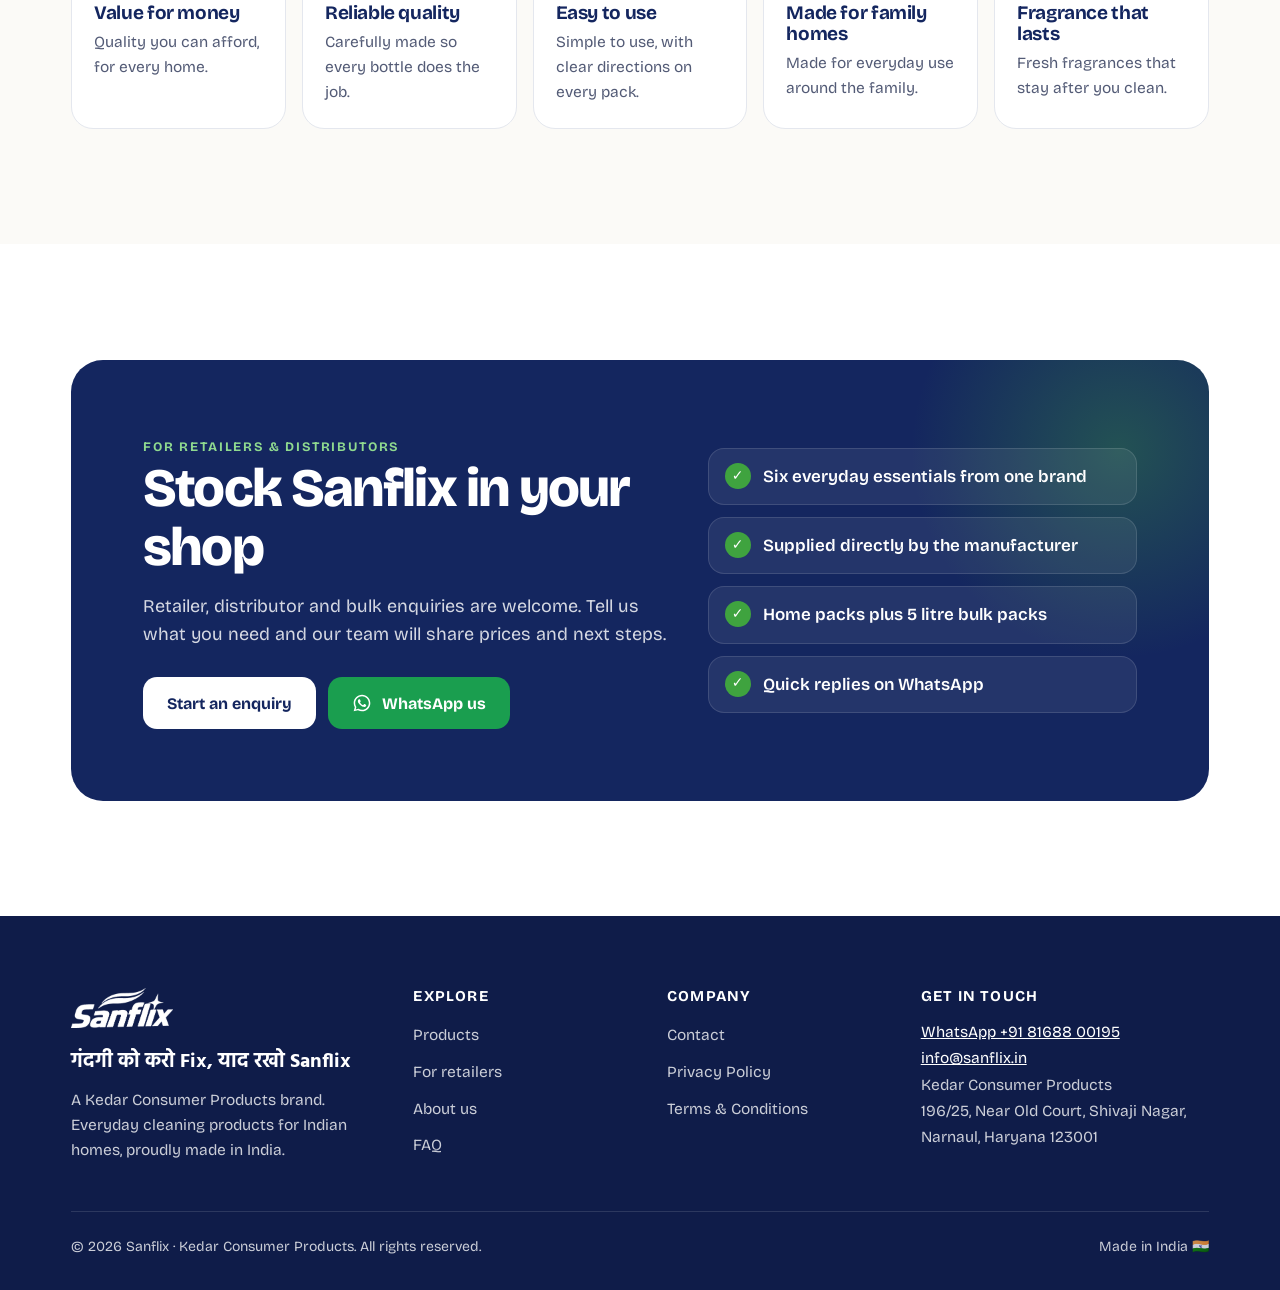
<file: about.html>
<!DOCTYPE html>
<html lang="en">
<head>
<meta charset="UTF-8">
<meta name="viewport" content="width=device-width, initial-scale=1.0">
<title>About Sanflix | Kedar Consumer Products</title>
<meta name="description" content="Sanflix is the home-cleaning brand of Kedar Consumer Products, Narnaul, Haryana. Everyday cleaning products that clean properly and are priced for Indian homes.">
<link rel="canonical" href="https://sanflix.in/about.html">
<meta name="theme-color" content="#14265f">
<meta property="og:type" content="website">
<meta property="og:site_name" content="Sanflix">
<meta property="og:title" content="About Sanflix | Kedar Consumer Products">
<meta property="og:description" content="Sanflix is the home-cleaning brand of Kedar Consumer Products, Narnaul, Haryana. Everyday cleaning products that clean properly and are priced for Indian homes.">
<meta property="og:url" content="https://sanflix.in/about.html">
<meta property="og:image" content="https://sanflix.in/assets/og-image.jpg">
<meta name="twitter:card" content="summary_large_image">
<script>(function(){var d=document.documentElement;d.classList.add('js');try{if(localStorage.getItem('sanflix-lang')==='hi'){d.dataset.lang='hi';d.lang='hi';}}catch(e){}})();</script>
<link rel="preconnect" href="https://fonts.googleapis.com">
<link rel="preconnect" href="https://fonts.gstatic.com" crossorigin>
<link href="https://fonts.googleapis.com/css2?family=Bricolage+Grotesque:opsz,wght@12..96,500;12..96,600;12..96,700;12..96,800&family=Hind:wght@400;500;600;700&display=swap" rel="stylesheet">
<link rel="icon" type="image/x-icon" href="assets/favicon.ico">
<link rel="icon" type="image/png" sizes="32x32" href="assets/favicon-32.png">
<link rel="icon" type="image/png" sizes="16x16" href="assets/favicon-16.png">
<link rel="apple-touch-icon" sizes="180x180" href="assets/apple-touch-icon.png">
<link rel="stylesheet" href="style.css?v=3">
<!-- Google tag (gtag.js) -->
<script async src="https://www.googletagmanager.com/gtag/js?id=G-ZH7ZVCZYS8"></script>
<script>
  window.dataLayer = window.dataLayer || [];
  function gtag(){dataLayer.push(arguments);}
  gtag('js', new Date());
  gtag('config', 'G-ZH7ZVCZYS8');
</script>
</head>
<body>
<a href="#main" class="skip-link"><span class="t-en">Skip to content</span><span class="t-hi" lang="hi">सीधे सामग्री पर जाएँ</span></a>

<header class="site-header">
  <div class="wrap">
    <a href="index.html" class="logo"><img src="assets/sanflix-logo.webp" alt="Sanflix home" width="92" height="36"></a>
    <nav class="main-nav" id="main-nav" aria-label="Main">
      <ul>
        <li><a href="index.html"><span class="t-en">Home</span><span class="t-hi" lang="hi">होम</span></a></li>
        <li><a href="products.html"><span class="t-en">Products</span><span class="t-hi" lang="hi">प्रोडक्ट्स</span></a></li>
        <li><a href="retailers.html"><span class="t-en">For retailers</span><span class="t-hi" lang="hi">रिटेलर के लिए</span></a></li>
        <li><a href="about.html" aria-current="page"><span class="t-en">About</span><span class="t-hi" lang="hi">हमारे बारे में</span></a></li>
        <li><a href="faq.html"><span class="t-en">FAQ</span><span class="t-hi" lang="hi">सवाल-जवाब</span></a></li>
        <li><a href="contact.html"><span class="t-en">Contact</span><span class="t-hi" lang="hi">संपर्क</span></a></li>
      </ul>
    </nav>
    <div class="header-tools">
      <div class="lang-toggle" role="group" aria-label="Language / भाषा">
        <button type="button" data-lang="en" aria-pressed="true">EN</button>
        <button type="button" data-lang="hi" aria-pressed="false" lang="hi" class="hi-font">हिंदी</button>
      </div>
      <a href="retailers.html#enquiry" class="btn btn-dark header-cta"><span class="t-en">Retailer enquiry</span><span class="t-hi" lang="hi">रिटेलर एन्क्वायरी</span></a>
      <button type="button" class="menu-toggle" aria-controls="main-nav" aria-expanded="false" aria-label="Menu"><span></span></button>
    </div>
  </div>
</header>

<main id="main">

<section class="page-hero">
  <div class="wrap">
    <span class="eyebrow"><span class="t-en">About Sanflix</span><span class="t-hi" lang="hi">Sanflix के बारे में</span></span>
    <h1><span class="t-en">Clean homes, healthy lives, better tomorrow.</span><span class="t-hi" lang="hi">साफ़ घर, स्वस्थ जीवन, बेहतर कल।</span></h1>
    <p><span class="t-en">Sanflix is the home-cleaning brand of Kedar Consumer Products, made in Narnaul, Haryana, for families across India.</span><span class="t-hi" lang="hi">Sanflix, Kedar Consumer Products का होम-क्लीनिंग ब्रांड है, जो नारनौल, हरियाणा में भारत भर के परिवारों के लिए बनता है।</span></p>
  </div>
  <div class="deco" aria-hidden="true"><img src="assets/bottles/glass.webp" alt=""><img src="assets/bottles/dishwash.webp" alt=""><img src="assets/bottles/softwash.webp" alt=""></div>
</section>

<section class="section">
  <div class="wrap split">
    <div class="reveal">
      <span class="eyebrow"><span class="t-en">Our story</span><span class="t-hi" lang="hi">हमारी कहानी</span></span>
      <h2 style="margin-top:10px"><span class="t-en">Good cleaning should not cost a fortune</span><span class="t-hi" lang="hi">अच्छी सफ़ाई महँगी नहीं होनी चाहिए</span></h2>
      <p><span class="t-en">Kedar Consumer Products makes home and floor cleaning products under the Sanflix brand. Our aim is simple: products that clean properly, smell fresh and are priced for everyday Indian homes.</span><span class="t-hi" lang="hi">Kedar Consumer Products, Sanflix ब्रांड के तहत घर और फ़र्श की सफ़ाई के प्रोडक्ट बनाती है। हमारा मक़सद सीधा है: ऐसे प्रोडक्ट जो ठीक से साफ़ करें, ताज़ा महकें और आम भारतीय घरों के बजट में हों।</span></p>
      <p><span class="t-en">We would rather earn your trust through how our products perform and honest information than through big claims. That is the promise behind every bottle.</span><span class="t-hi" lang="hi">हम बड़े-बड़े दावों से नहीं, बल्कि अपने प्रोडक्ट के काम और सच्ची जानकारी से आपका भरोसा जीतना चाहते हैं। हर बोतल के पीछे यही वादा है।</span></p>
      <p lang="hi" style="font-weight:700;color:var(--navy);font-size:22px">गंदगी को करो Fix, याद रखो Sanflix</p>
    </div>
    <div class="maker reveal">
      <img src="assets/kedar-logo.webp" alt="Kedar Consumer Products" width="296" height="240" loading="lazy">
      <p><strong>Kedar Consumer Products</strong></p>
      <p><span class="t-en">196/25, Near Old Court, Shivaji Nagar, Narnaul, Haryana 123001</span><span class="t-hi" lang="hi">196/25, पुरानी कोर्ट के पास, शिवाजी नगर, नारनौल, हरियाणा 123001</span></p>
      <p><span class="t-en">Proudly made in India</span><span class="t-hi" lang="hi">गर्व से भारत में निर्मित</span> 🇮🇳</p>
    </div>
  </div>
</section>

<section class="section section-alt">
  <div class="wrap">
    <div class="section-head center reveal">
      <span class="eyebrow"><span class="t-en">What we stand for</span><span class="t-hi" lang="hi">हमारी पहचान</span></span>
      <h2><span class="t-en">Five things we never compromise on</span><span class="t-hi" lang="hi">पाँच बातें जिन पर हम समझौता नहीं करते</span></h2>
    </div>
    <div class="values">
      <div class="value reveal"><div class="icon"><svg viewBox="0 0 24 24" fill="none" stroke="currentColor" stroke-width="2" stroke-linecap="round" stroke-linejoin="round" aria-hidden="true"><path d="M6 4h12M6 9h12M15 4c2.5 0 3.5 2.5 3 4.5S15 13 12 13H6l9 8"/></svg></div><h3><span class="t-en">Value for money</span><span class="t-hi" lang="hi">पैसा वसूल</span></h3><p><span class="t-en">Quality you can afford, for every home.</span><span class="t-hi" lang="hi">हर घर के बजट में अच्छी क्वालिटी।</span></p></div>
      <div class="value reveal"><div class="icon"><svg viewBox="0 0 24 24" fill="none" stroke="currentColor" stroke-width="2" stroke-linecap="round" stroke-linejoin="round" aria-hidden="true"><path d="M12 3 4.5 6v5.5c0 4.6 3.2 8.5 7.5 9.5 4.3-1 7.5-4.9 7.5-9.5V6L12 3z"/><path d="m8.5 12 2.5 2.5 4.5-5"/></svg></div><h3><span class="t-en">Reliable quality</span><span class="t-hi" lang="hi">भरोसेमंद क्वालिटी</span></h3><p><span class="t-en">Carefully made so every bottle does the job.</span><span class="t-hi" lang="hi">ध्यान से बनाया, ताकि हर बोतल अपना काम करे।</span></p></div>
      <div class="value reveal"><div class="icon"><svg viewBox="0 0 24 24" fill="none" stroke="currentColor" stroke-width="2" stroke-linecap="round" stroke-linejoin="round" aria-hidden="true"><path d="M9 9h5v12H7V11a2 2 0 0 1 2-2zM10 9V6h3l3-2M18 7h.01M20 5h.01M20 9h.01"/></svg></div><h3><span class="t-en">Easy to use</span><span class="t-hi" lang="hi">इस्तेमाल में आसान</span></h3><p><span class="t-en">Simple to use, with clear directions on every pack.</span><span class="t-hi" lang="hi">आसान इस्तेमाल, हर पैक पर साफ़ निर्देश।</span></p></div>
      <div class="value reveal"><div class="icon"><svg viewBox="0 0 24 24" fill="none" stroke="currentColor" stroke-width="2" stroke-linecap="round" stroke-linejoin="round" aria-hidden="true"><path d="M3 11 12 4l9 7"/><path d="M5 10v10h14V10"/><path d="M12 17s-3-1.8-3-3.8a1.6 1.6 0 0 1 3-.8 1.6 1.6 0 0 1 3 .8c0 2-3 3.8-3 3.8z"/></svg></div><h3><span class="t-en">Made for family homes</span><span class="t-hi" lang="hi">परिवार के घरों के लिए</span></h3><p><span class="t-en">Made for everyday use around the family.</span><span class="t-hi" lang="hi">परिवार के बीच रोज़ के इस्तेमाल के लिए बना।</span></p></div>
      <div class="value reveal"><div class="icon"><svg viewBox="0 0 24 24" fill="none" stroke="currentColor" stroke-width="2" stroke-linecap="round" stroke-linejoin="round" aria-hidden="true"><circle cx="12" cy="12" r="2.5"/><path d="M12 9.5C10 7.5 10 4 12 3c2 1 2 4.5 0 6.5zM12 14.5c2 2 2 5.5 0 6.5-2-1-2-4.5 0-6.5zM9.5 12c-2 2-5.5 2-6.5 0 1-2 4.5-2 6.5 0zM14.5 12c2-2 5.5-2 6.5 0-1 2-4.5 2-6.5 0z"/></svg></div><h3><span class="t-en">Fragrance that lasts</span><span class="t-hi" lang="hi">ख़ुशबू जो टिके</span></h3><p><span class="t-en">Fresh fragrances that stay after you clean.</span><span class="t-hi" lang="hi">सफ़ाई के बाद भी बनी रहने वाली ताज़ा ख़ुशबू।</span></p></div>
    </div>
  </div>
</section>

<section class="section trade-section">
  <div class="wrap">
    <div class="trade reveal">
      <div>
        <span class="eyebrow"><span class="t-en">For retailers &amp; distributors</span><span class="t-hi" lang="hi">रिटेलर और डिस्ट्रीब्यूटर के लिए</span></span>
        <h2><span class="t-en">Stock Sanflix in your shop</span><span class="t-hi" lang="hi">अपनी दुकान में रखें Sanflix</span></h2>
        <p><span class="t-en">Retailer, distributor and bulk enquiries are welcome. Tell us what you need and our team will share prices and next steps.</span><span class="t-hi" lang="hi">रिटेलर, डिस्ट्रीब्यूटर और थोक एन्क्वायरी का स्वागत है। अपनी ज़रूरत बताएँ, हमारी टीम दाम और आगे की जानकारी भेजेगी।</span></p>
        <div class="ctas">
          <a href="retailers.html#enquiry" class="btn btn-light"><span class="t-en">Start an enquiry</span><span class="t-hi" lang="hi">एन्क्वायरी शुरू करें</span></a>
          <a href="https://wa.me/918168800195?text=Hi%20Sanflix%2C%20I%20would%20like%20to%20stock%20your%20products%20in%20my%20shop." class="btn btn-wa" target="_blank" rel="noopener"><svg viewBox="0 0 24 24" aria-hidden="true"><path d="M12.04 2C6.5 2 2.02 6.48 2.02 12c0 1.77.46 3.5 1.34 5.02L2 22l5.1-1.34A9.96 9.96 0 0 0 12.04 22C17.56 22 22 17.52 22 12S17.56 2 12.04 2zm0 18.2c-1.5 0-2.97-.4-4.25-1.16l-.3-.18-3.03.8.81-2.95-.2-.31A8.2 8.2 0 0 1 3.84 12c0-4.52 3.68-8.2 8.2-8.2 4.51 0 8.14 3.68 8.14 8.2s-3.63 8.2-8.14 8.2zm4.5-6.14c-.25-.12-1.46-.72-1.69-.8-.23-.08-.39-.12-.55.12-.17.25-.64.8-.78.97-.14.16-.29.18-.53.06-.25-.12-1.04-.38-1.98-1.22-.73-.65-1.23-1.46-1.37-1.7-.14-.25-.02-.38.11-.5.11-.11.25-.29.37-.43.12-.15.16-.25.25-.41.08-.17.04-.31-.02-.43-.06-.12-.55-1.33-.76-1.82-.2-.48-.4-.41-.55-.42h-.47c-.16 0-.43.06-.66.31-.22.25-.86.84-.86 2.05 0 1.21.88 2.38 1 2.54.12.17 1.73 2.64 4.2 3.7.59.26 1.05.41 1.4.52.59.19 1.13.16 1.55.1.47-.07 1.46-.6 1.66-1.17.21-.58.21-1.07.14-1.17-.06-.1-.22-.16-.47-.29z"/></svg><span class="t-en">WhatsApp us</span><span class="t-hi" lang="hi">WhatsApp करें</span></a>
        </div>
      </div>
      <ul class="ticks">
        <li><span class="t-en">Six everyday essentials from one brand</span><span class="t-hi" lang="hi">एक ही ब्रांड से रोज़ की छह ज़रूरी चीज़ें</span></li>
        <li><span class="t-en">Supplied directly by the manufacturer</span><span class="t-hi" lang="hi">सीधे निर्माता से सप्लाई</span></li>
        <li><span class="t-en">Home packs plus 5 litre bulk packs</span><span class="t-hi" lang="hi">घरेलू पैक के साथ 5 लीटर बल्क पैक</span></li>
        <li><span class="t-en">Quick replies on WhatsApp</span><span class="t-hi" lang="hi">WhatsApp पर जल्दी जवाब</span></li>
      </ul>
    </div>
  </div>
</section>

</main>

<footer class="site-footer">
  <div class="wrap">
    <div class="footer-top">
      <div class="footer-brand">
        <a href="index.html" class="logo"><img src="assets/sanflix-logo-white.webp" alt="Sanflix" width="102" height="40" loading="lazy"></a>
        <p class="footer-slogan" lang="hi">गंदगी को करो Fix, याद रखो Sanflix</p>
        <p class="footer-about"><span class="t-en">A Kedar Consumer Products brand. Everyday cleaning products for Indian homes, proudly made in India.</span><span class="t-hi" lang="hi">Kedar Consumer Products का ब्रांड। भारतीय घरों के लिए रोज़ की सफ़ाई के प्रोडक्ट, गर्व से भारत में बने।</span></p>
      </div>
      <div>
        <h4><span class="t-en">Explore</span><span class="t-hi" lang="hi">देखें</span></h4>
        <ul>
          <li><a href="products.html"><span class="t-en">Products</span><span class="t-hi" lang="hi">प्रोडक्ट्स</span></a></li>
          <li><a href="retailers.html"><span class="t-en">For retailers</span><span class="t-hi" lang="hi">रिटेलर के लिए</span></a></li>
          <li><a href="about.html"><span class="t-en">About us</span><span class="t-hi" lang="hi">हमारे बारे में</span></a></li>
          <li><a href="faq.html"><span class="t-en">FAQ</span><span class="t-hi" lang="hi">सवाल-जवाब</span></a></li>
        </ul>
      </div>
      <div>
        <h4><span class="t-en">Company</span><span class="t-hi" lang="hi">कंपनी</span></h4>
        <ul>
          <li><a href="contact.html"><span class="t-en">Contact</span><span class="t-hi" lang="hi">संपर्क</span></a></li>
          <li><a href="privacy.html"><span class="t-en">Privacy Policy</span><span class="t-hi" lang="hi">प्राइवेसी पॉलिसी</span></a></li>
          <li><a href="terms.html"><span class="t-en">Terms &amp; Conditions</span><span class="t-hi" lang="hi">नियम और शर्तें</span></a></li>
        </ul>
      </div>
      <div>
        <h4><span class="t-en">Get in touch</span><span class="t-hi" lang="hi">संपर्क करें</span></h4>
        <address>
          <a href="https://wa.me/918168800195?text=Hi%20Sanflix%2C%20I%20would%20like%20to%20know%20more%20about%20your%20products." target="_blank" rel="noopener">WhatsApp +91 81688 00195</a><br>
          <a href="mailto:info@sanflix.in">info@sanflix.in</a><br>
          <span class="t-en">Kedar Consumer Products</span><span class="t-hi" lang="hi">Kedar Consumer Products</span><br>
          <span class="t-en">196/25, Near Old Court, Shivaji Nagar, Narnaul, Haryana 123001</span><span class="t-hi" lang="hi">196/25, पुरानी कोर्ट के पास, शिवाजी नगर, नारनौल, हरियाणा 123001</span>
        </address>
      </div>
    </div>
    <div class="footer-bottom">
      <span>© 2026 Sanflix · Kedar Consumer Products. <span class="t-en">All rights reserved.</span><span class="t-hi" lang="hi">सर्वाधिकार सुरक्षित।</span></span>
      <span><span class="t-en">Made in India</span><span class="t-hi" lang="hi">भारत में निर्मित</span> 🇮🇳</span>
    </div>
  </div>
</footer>

<div class="float-actions">
  <button type="button" class="fab fab-chat" data-chat-open aria-controls="chat-panel" aria-expanded="false" aria-label="Open Sanflix Assistant"><svg viewBox="0 0 24 24" aria-hidden="true"><path d="M12 3C6.48 3 2 6.86 2 11.6c0 2.33 1.08 4.44 2.84 5.99L4 21.5l4.6-1.83c1.05.3 2.19.46 3.4.46 5.52 0 10-3.86 10-8.53S17.52 3 12 3zm-4 9.9a1.3 1.3 0 1 1 0-2.6 1.3 1.3 0 0 1 0 2.6zm4 0a1.3 1.3 0 1 1 0-2.6 1.3 1.3 0 0 1 0 2.6zm4 0a1.3 1.3 0 1 1 0-2.6 1.3 1.3 0 0 1 0 2.6z"/></svg></button>
  <a href="https://wa.me/918168800195?text=Hi%20Sanflix%2C%20I%20would%20like%20to%20know%20more%20about%20your%20products." class="fab fab-wa" target="_blank" rel="noopener" aria-label="Chat on WhatsApp"><svg viewBox="0 0 24 24" aria-hidden="true"><path d="M12.04 2C6.5 2 2.02 6.48 2.02 12c0 1.77.46 3.5 1.34 5.02L2 22l5.1-1.34A9.96 9.96 0 0 0 12.04 22C17.56 22 22 17.52 22 12S17.56 2 12.04 2zm0 18.2c-1.5 0-2.97-.4-4.25-1.16l-.3-.18-3.03.8.81-2.95-.2-.31A8.2 8.2 0 0 1 3.84 12c0-4.52 3.68-8.2 8.2-8.2 4.51 0 8.14 3.68 8.14 8.2s-3.63 8.2-8.14 8.2zm4.5-6.14c-.25-.12-1.46-.72-1.69-.8-.23-.08-.39-.12-.55.12-.17.25-.64.8-.78.97-.14.16-.29.18-.53.06-.25-.12-1.04-.38-1.98-1.22-.73-.65-1.23-1.46-1.37-1.7-.14-.25-.02-.38.11-.5.11-.11.25-.29.37-.43.12-.15.16-.25.25-.41.08-.17.04-.31-.02-.43-.06-.12-.55-1.33-.76-1.82-.2-.48-.4-.41-.55-.42h-.47c-.16 0-.43.06-.66.31-.22.25-.86.84-.86 2.05 0 1.21.88 2.38 1 2.54.12.17 1.73 2.64 4.2 3.7.59.26 1.05.41 1.4.52.59.19 1.13.16 1.55.1.47-.07 1.46-.6 1.66-1.17.21-.58.21-1.07.14-1.17-.06-.1-.22-.16-.47-.29z"/></svg></a>
</div>

<div class="mobile-bar">
  <a href="https://wa.me/918168800195?text=Hi%20Sanflix%2C%20I%20would%20like%20to%20know%20more%20about%20your%20products." class="btn btn-wa" target="_blank" rel="noopener"><svg viewBox="0 0 24 24" aria-hidden="true"><path d="M12.04 2C6.5 2 2.02 6.48 2.02 12c0 1.77.46 3.5 1.34 5.02L2 22l5.1-1.34A9.96 9.96 0 0 0 12.04 22C17.56 22 22 17.52 22 12S17.56 2 12.04 2zm0 18.2c-1.5 0-2.97-.4-4.25-1.16l-.3-.18-3.03.8.81-2.95-.2-.31A8.2 8.2 0 0 1 3.84 12c0-4.52 3.68-8.2 8.2-8.2 4.51 0 8.14 3.68 8.14 8.2s-3.63 8.2-8.14 8.2zm4.5-6.14c-.25-.12-1.46-.72-1.69-.8-.23-.08-.39-.12-.55.12-.17.25-.64.8-.78.97-.14.16-.29.18-.53.06-.25-.12-1.04-.38-1.98-1.22-.73-.65-1.23-1.46-1.37-1.7-.14-.25-.02-.38.11-.5.11-.11.25-.29.37-.43.12-.15.16-.25.25-.41.08-.17.04-.31-.02-.43-.06-.12-.55-1.33-.76-1.82-.2-.48-.4-.41-.55-.42h-.47c-.16 0-.43.06-.66.31-.22.25-.86.84-.86 2.05 0 1.21.88 2.38 1 2.54.12.17 1.73 2.64 4.2 3.7.59.26 1.05.41 1.4.52.59.19 1.13.16 1.55.1.47-.07 1.46-.6 1.66-1.17.21-.58.21-1.07.14-1.17-.06-.1-.22-.16-.47-.29z"/></svg><span class="t-en">WhatsApp</span><span class="t-hi" lang="hi">WhatsApp</span></a>
  <a href="retailers.html#enquiry" class="btn btn-dark"><span class="t-en">Enquire</span><span class="t-hi" lang="hi">एन्क्वायरी</span></a>
  <button type="button" class="fab fab-chat" data-chat-open aria-controls="chat-panel" aria-expanded="false" aria-label="Open Sanflix Assistant"><svg viewBox="0 0 24 24" aria-hidden="true"><path d="M12 3C6.48 3 2 6.86 2 11.6c0 2.33 1.08 4.44 2.84 5.99L4 21.5l4.6-1.83c1.05.3 2.19.46 3.4.46 5.52 0 10-3.86 10-8.53S17.52 3 12 3zm-4 9.9a1.3 1.3 0 1 1 0-2.6 1.3 1.3 0 0 1 0 2.6zm4 0a1.3 1.3 0 1 1 0-2.6 1.3 1.3 0 0 1 0 2.6zm4 0a1.3 1.3 0 1 1 0-2.6 1.3 1.3 0 0 1 0 2.6z"/></svg></button>
</div>

<div class="chat-panel" id="chat-panel" role="dialog" aria-label="Sanflix Assistant" hidden>
  <div class="chat-head"><span class="t-en">Sanflix Assistant</span><span class="t-hi" lang="hi">Sanflix असिस्टेंट</span><button type="button" data-chat-close aria-label="Close">×</button></div>
  <div class="chat-body" aria-live="polite"></div>
  <div class="chat-quick">
    <button type="button"><span class="t-en">Products</span><span class="t-hi" lang="hi">प्रोडक्ट</span></button>
    <button type="button"><span class="t-en">Prices</span><span class="t-hi" lang="hi">दाम</span></button>
    <button type="button"><span class="t-en">Become a retailer</span><span class="t-hi" lang="hi">रिटेलर बनें</span></button>
    <button type="button"><span class="t-en">Pack sizes</span><span class="t-hi" lang="hi">पैक साइज़</span></button>
  </div>
  <form class="chat-input">
    <input type="text" placeholder="Type your question…" data-hi-placeholder="अपना सवाल लिखें…" aria-label="Your question">
    <button type="submit"><span class="t-en">Send</span><span class="t-hi" lang="hi">भेजें</span></button>
  </form>
</div>

<script src="script.js?v=3" defer></script>
</body>
</html>
</file>
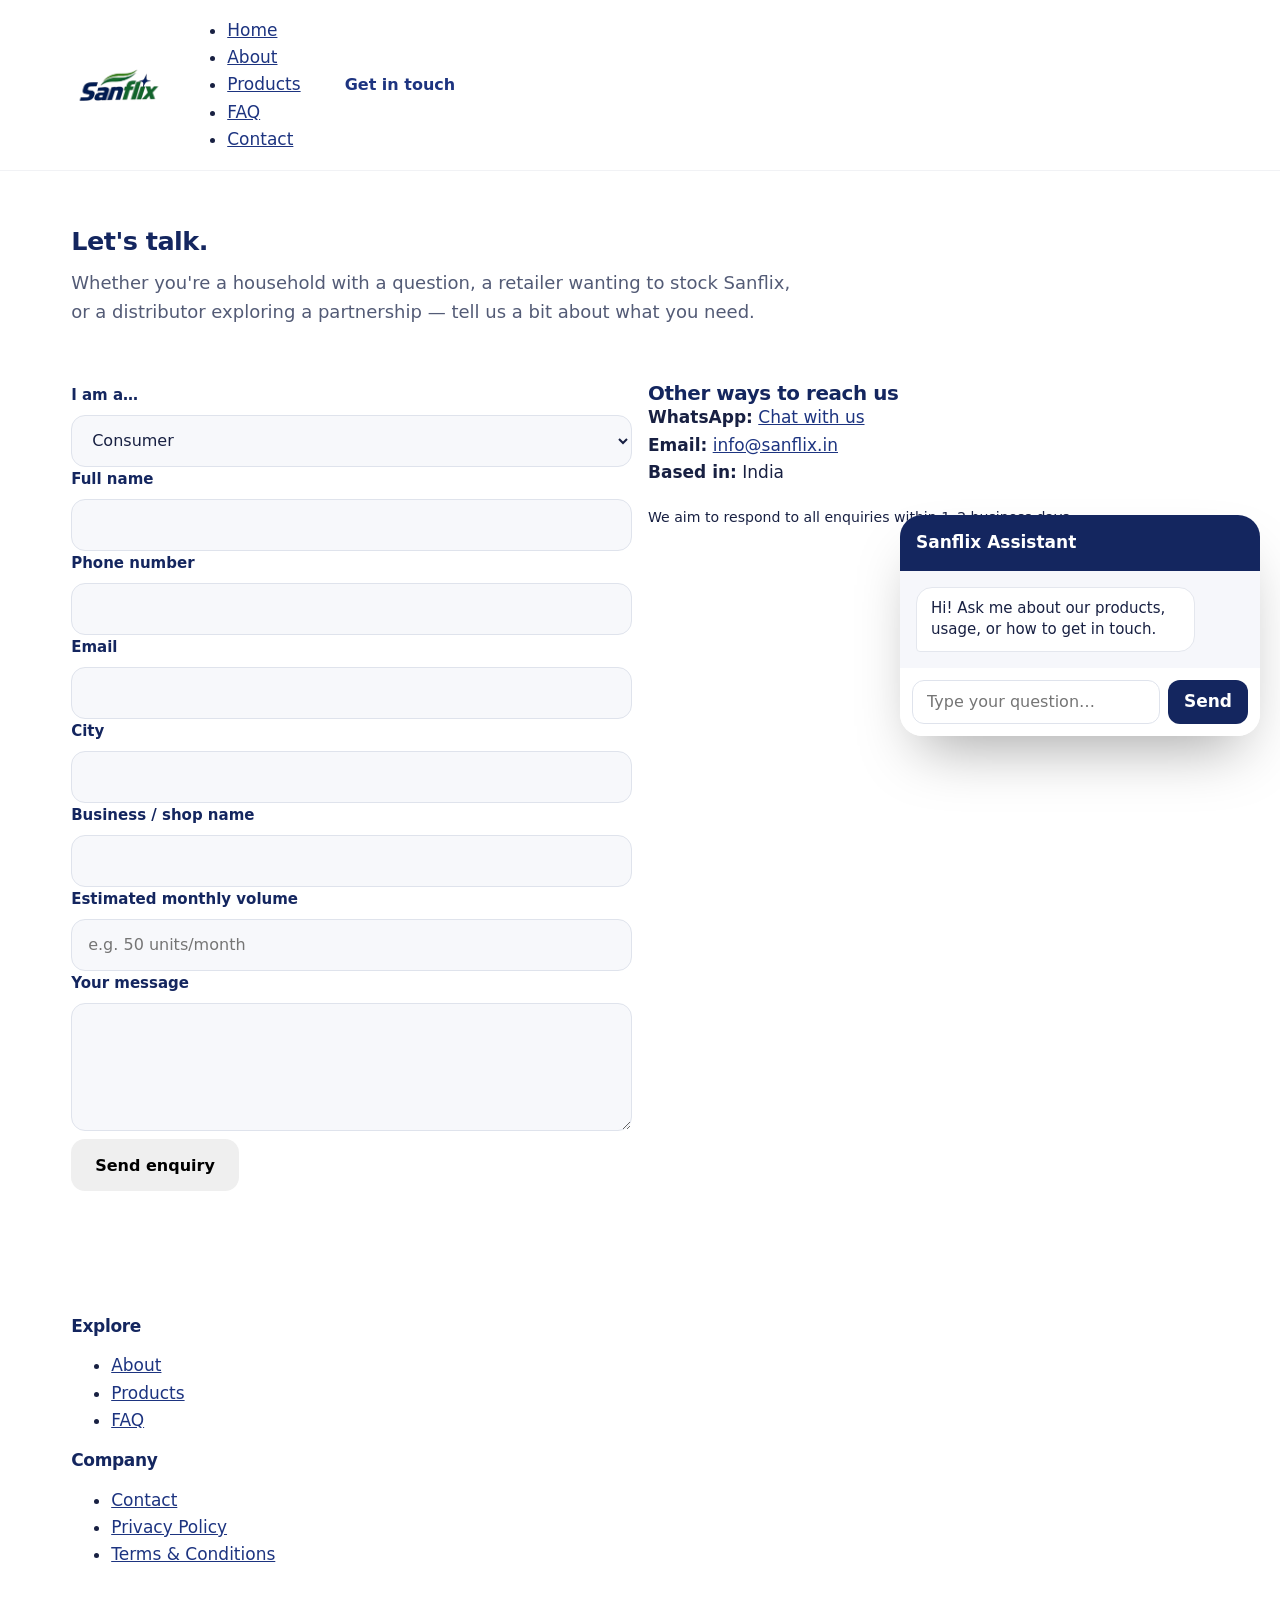
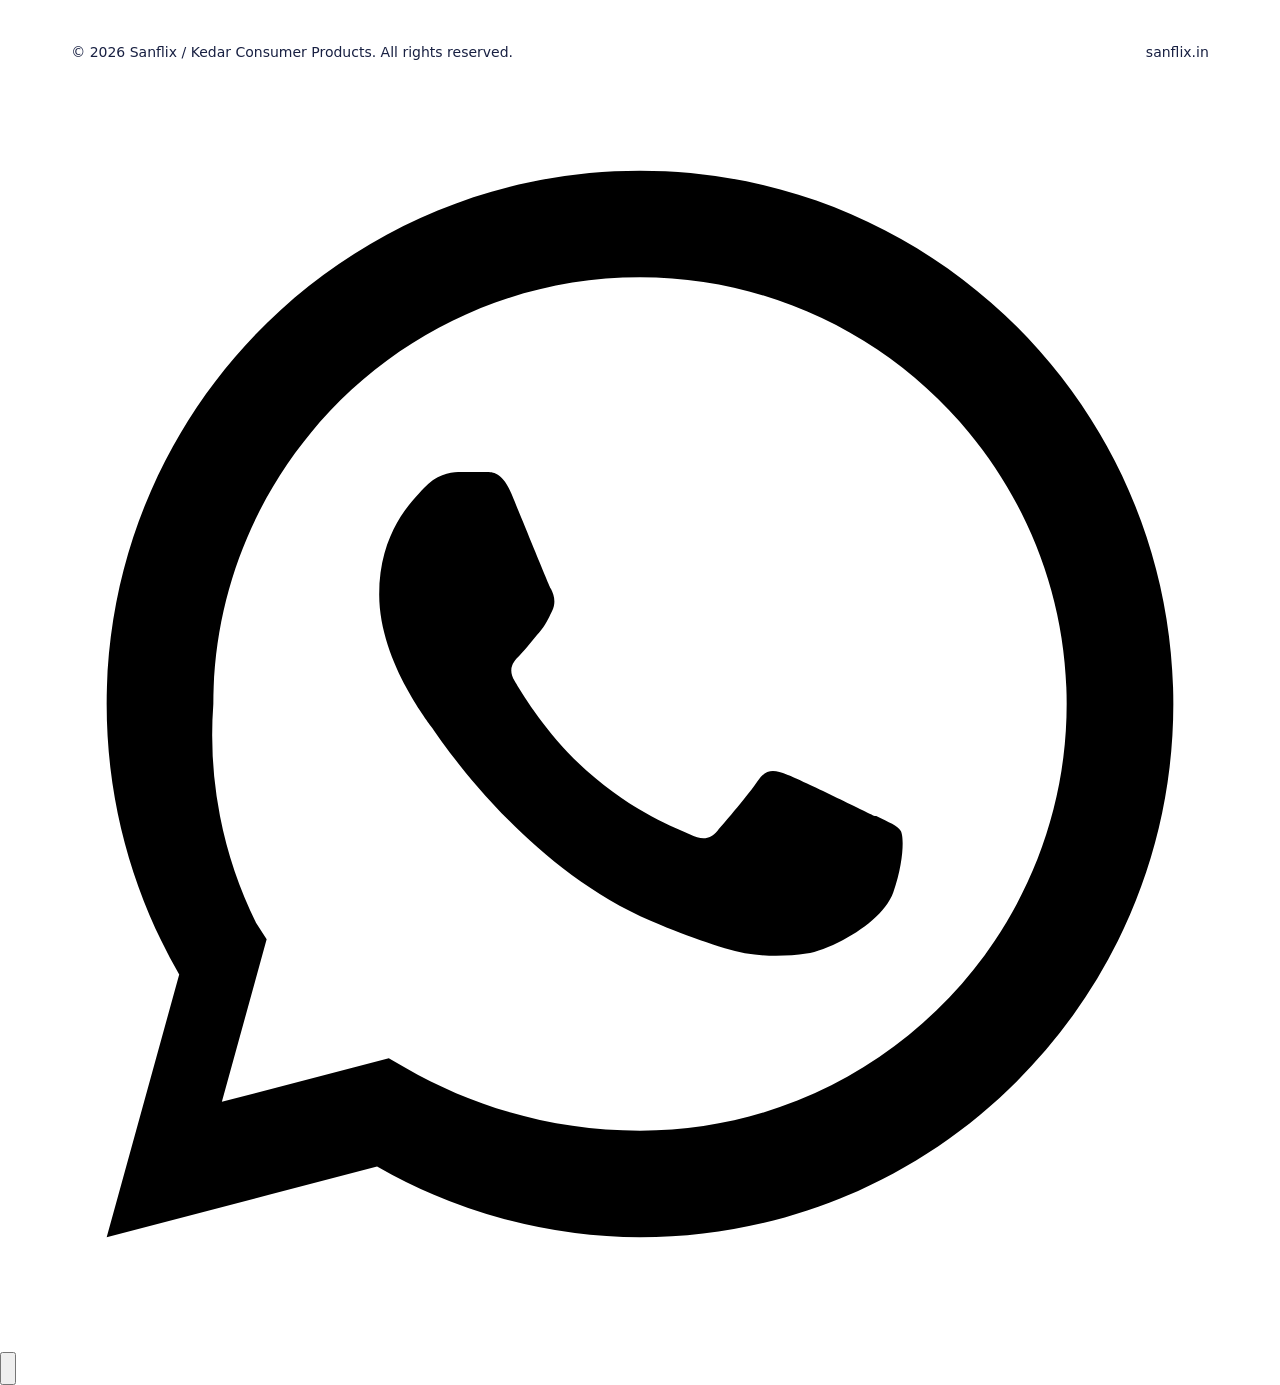
<file: contact.html>
<!DOCTYPE html>
<html lang="en">
<head>
<meta charset="UTF-8">
<meta name="viewport" content="width=device-width, initial-scale=1.0">
<title>Contact & Enquiries | Sanflix</title>
<meta name="description" content="Get in touch with Sanflix — consumer, retailer, distributor and bulk/institutional enquiries welcome.">
<link rel="preconnect" href="https://fonts.googleapis.com">
<link href="https://fonts.googleapis.com/css2?family=Archivo:wght@700;800&family=Inter:wght@400;500;600;700&display=swap" rel="stylesheet">
<link rel="icon" type="image/x-icon" href="assets/favicon.ico">
<link rel="icon" type="image/png" sizes="32x32" href="assets/favicon-32.png">
<link rel="icon" type="image/png" sizes="16x16" href="assets/favicon-16.png">
<link rel="apple-touch-icon" sizes="180x180" href="assets/apple-touch-icon.png">
<link rel="stylesheet" href="style.css">
<!-- Google tag (gtag.js) -->
<script async src="https://www.googletagmanager.com/gtag/js?id=G-ZH7ZVCZYS8"></script>
<script>
  window.dataLayer = window.dataLayer || [];
  function gtag(){dataLayer.push(arguments);}
  gtag('js', new Date());
  gtag('config', 'G-ZH7ZVCZYS8');
</script>
</head>
<body>

<header class="site-header">
  <div class="wrap">
    <a href="index.html" class="logo"><img src="assets/sanflix-logo.png" alt="Sanflix" style="height:32px;"></a>
    <nav>
      <ul class="nav-links">
        <li><a href="index.html">Home</a></li>
        <li><a href="about.html">About</a></li>
        <li><a href="products.html">Products</a></li>
        <li><a href="faq.html">FAQ</a></li>
        <li><a href="contact.html" class="active">Contact</a></li>
      </ul>
    </nav>
    <div class="nav-cta">
      <a href="contact.html" class="btn btn-primary">Get in touch</a>
      <button type="button" class="menu-toggle" aria-label="Toggle menu" aria-expanded="false">
        <span class="bar"></span>
        <span class="bar"></span>
        <span class="bar"></span>
      </button>
    </div>
  </div>
</header>

<main>
  <section style="padding-top:56px;">
    <div class="wrap">
      <div class="section-head">
        <h1>Let's talk.</h1>
        <p class="lede">Whether you're a household with a question, a retailer wanting to stock Sanflix, or a distributor exploring a partnership — tell us a bit about what you need.</p>
      </div>

      <div class="form-grid">
        <form id="enquiry-form" action="https://formspree.io/f/xoeqpdew" method="POST">
          <input type="hidden" name="_subject" value="New Enquiry — Sanflix Website">
          <div class="field">
            <label for="enquiry-type">I am a…</label>
            <select id="enquiry-type" name="Enquiry Type" required>
              <option value="consumer">Consumer</option>
              <option value="retailer">Retailer</option>
              <option value="distributor">Distributor</option>
              <option value="bulk">Bulk / Institutional buyer</option>
            </select>
          </div>
          <div class="field">
            <label for="name">Full name</label>
            <input type="text" id="name" name="Full Name" required>
          </div>
          <div class="field">
            <label for="phone">Phone number</label>
            <input type="tel" id="phone" name="Phone Number" required>
          </div>
          <div class="field">
            <label for="email">Email</label>
            <input type="email" id="email" name="email" required>
          </div>
          <div class="field">
            <label for="city">City</label>
            <input type="text" id="city" name="City">
          </div>

          <div id="business-fields">
            <div class="field">
              <label for="business-name">Business / shop name</label>
              <input type="text" id="business-name" name="Business / Shop Name">
            </div>
            <div class="field">
              <label for="volume">Estimated monthly volume</label>
              <input type="text" id="volume" name="Estimated Monthly Volume" placeholder="e.g. 50 units/month">
            </div>
          </div>

          <div class="field">
            <label for="message">Your message</label>
            <textarea id="message" name="Message" rows="4" required></textarea>
          </div>

          <button type="submit" class="btn btn-primary btn-wide">Send enquiry</button>
          <p id="form-error" style="display:none;color:var(--danger);font-size:0.88rem;margin-top:12px;">Something went wrong sending your enquiry. Please try WhatsApp or email instead.</p>
        </form>

        <div id="form-success" style="display:none;text-align:center;padding:40px 20px;">
          <h3>Thank you!</h3>
          <p>Your enquiry has been sent. We'll get back to you within 1–2 business days.</p>
        </div>

        <div class="contact-card">
          <h3>Other ways to reach us</h3>
          <div class="row">
            <strong>WhatsApp:</strong>
            <a href="https://wa.me/918168800195" target="_blank" rel="noopener">Chat with us</a>
          </div>
          <div class="row">
            <strong>Email:</strong>
            <a href="mailto:info@sanflix.in">info@sanflix.in</a>
          </div>
          <div class="row">
            <strong>Based in:</strong>
            <span>India</span>
          </div>
          <p style="margin-top:20px;font-size:0.88rem;">We aim to respond to all enquiries within 1–2 business days.</p>
        </div>
      </div>
    </div>
  </section>
</main>

<footer>
  <div class="wrap">
    <div class="footer-grid">
      <div>
        <a href="index.html" class="logo"><img src="assets/sanflix-logo-white.png" alt="Sanflix" style="height:30px;"></a>
        <p style="color:rgba(255,255,255,0.75);margin-top:14px;max-width:32ch;">A Kedar Consumer Products brand. Practical, effective, affordable cleaning products for Indian households.</p>
      </div>
      <div>
        <h4>Explore</h4>
        <ul>
          <li><a href="about.html">About</a></li>
          <li><a href="products.html">Products</a></li>
          <li><a href="faq.html">FAQ</a></li>
        </ul>
      </div>
      <div>
        <h4>Company</h4>
        <ul>
          <li><a href="contact.html">Contact</a></li>
          <li><a href="privacy.html">Privacy Policy</a></li>
          <li><a href="terms.html">Terms &amp; Conditions</a></li>
        </ul>
      </div>
    </div>
    <div class="footer-bottom">
      <span>© 2026 Sanflix / Kedar Consumer Products. All rights reserved.</span>
      <span>sanflix.in</span>
    </div>
  </div>
</footer>

<a href="https://wa.me/918168800195" class="wa-float" aria-label="Chat on WhatsApp" target="_blank" rel="noopener">
  <svg viewBox="0 0 24 24"><path d="M12 2C6.48 2 2 6.48 2 12c0 1.85.5 3.58 1.36 5.07L2 22l5.07-1.33A9.96 9.96 0 0012 22c5.52 0 10-4.48 10-10S17.52 2 12 2zm0 18c-1.6 0-3.1-.43-4.4-1.18l-.31-.18-3.13.82.84-3.05-.2-.31A7.94 7.94 0 014 12c0-4.41 3.59-8 8-8s8 3.59 8 8-3.59 8-8 8zm4.4-5.9c-.24-.12-1.43-.7-1.65-.78-.22-.08-.38-.12-.54.12-.16.24-.62.78-.76.94-.14.16-.28.18-.52.06-.24-.12-1.02-.38-1.94-1.2-.72-.64-1.2-1.43-1.34-1.67-.14-.24-.02-.37.1-.49.11-.11.24-.28.36-.42.12-.14.16-.24.24-.4.08-.16.04-.3-.02-.42-.06-.12-.54-1.3-.74-1.78-.2-.47-.4-.4-.54-.41h-.46c-.16 0-.42.06-.64.3-.22.24-.84.82-.84 2s.86 2.32.98 2.48c.12.16 1.7 2.6 4.12 3.64.58.25 1.03.4 1.38.51.58.18 1.11.16 1.53.1.47-.07 1.43-.58 1.63-1.15.2-.57.2-1.05.14-1.15-.06-.1-.22-.16-.46-.28z"/></svg>
</a>

<button class="chat-toggle" aria-label="Open Sanflix assistant">
  <svg viewBox="0 0 24 24"><path d="M12 2C6.48 2 2 6.03 2 11c0 2.42 1.16 4.6 3.06 6.19L4 22l4.98-1.62A11.6 11.6 0 0012 20c5.52 0 10-4.03 10-9S17.52 2 12 2z"/></svg>
</button>
<div class="chat-panel">
  <div class="chat-head">Sanflix Assistant</div>
  <div class="chat-body">
    <div class="msg bot">Hi! Ask me about our products, usage, or how to get in touch.</div>
  </div>
  <form class="chat-input">
    <input type="text" placeholder="Type your question…" aria-label="Chat message">
    <button type="submit">Send</button>
  </form>
</div>

<script src="script.js"></script>
</body>
</html>
</file>
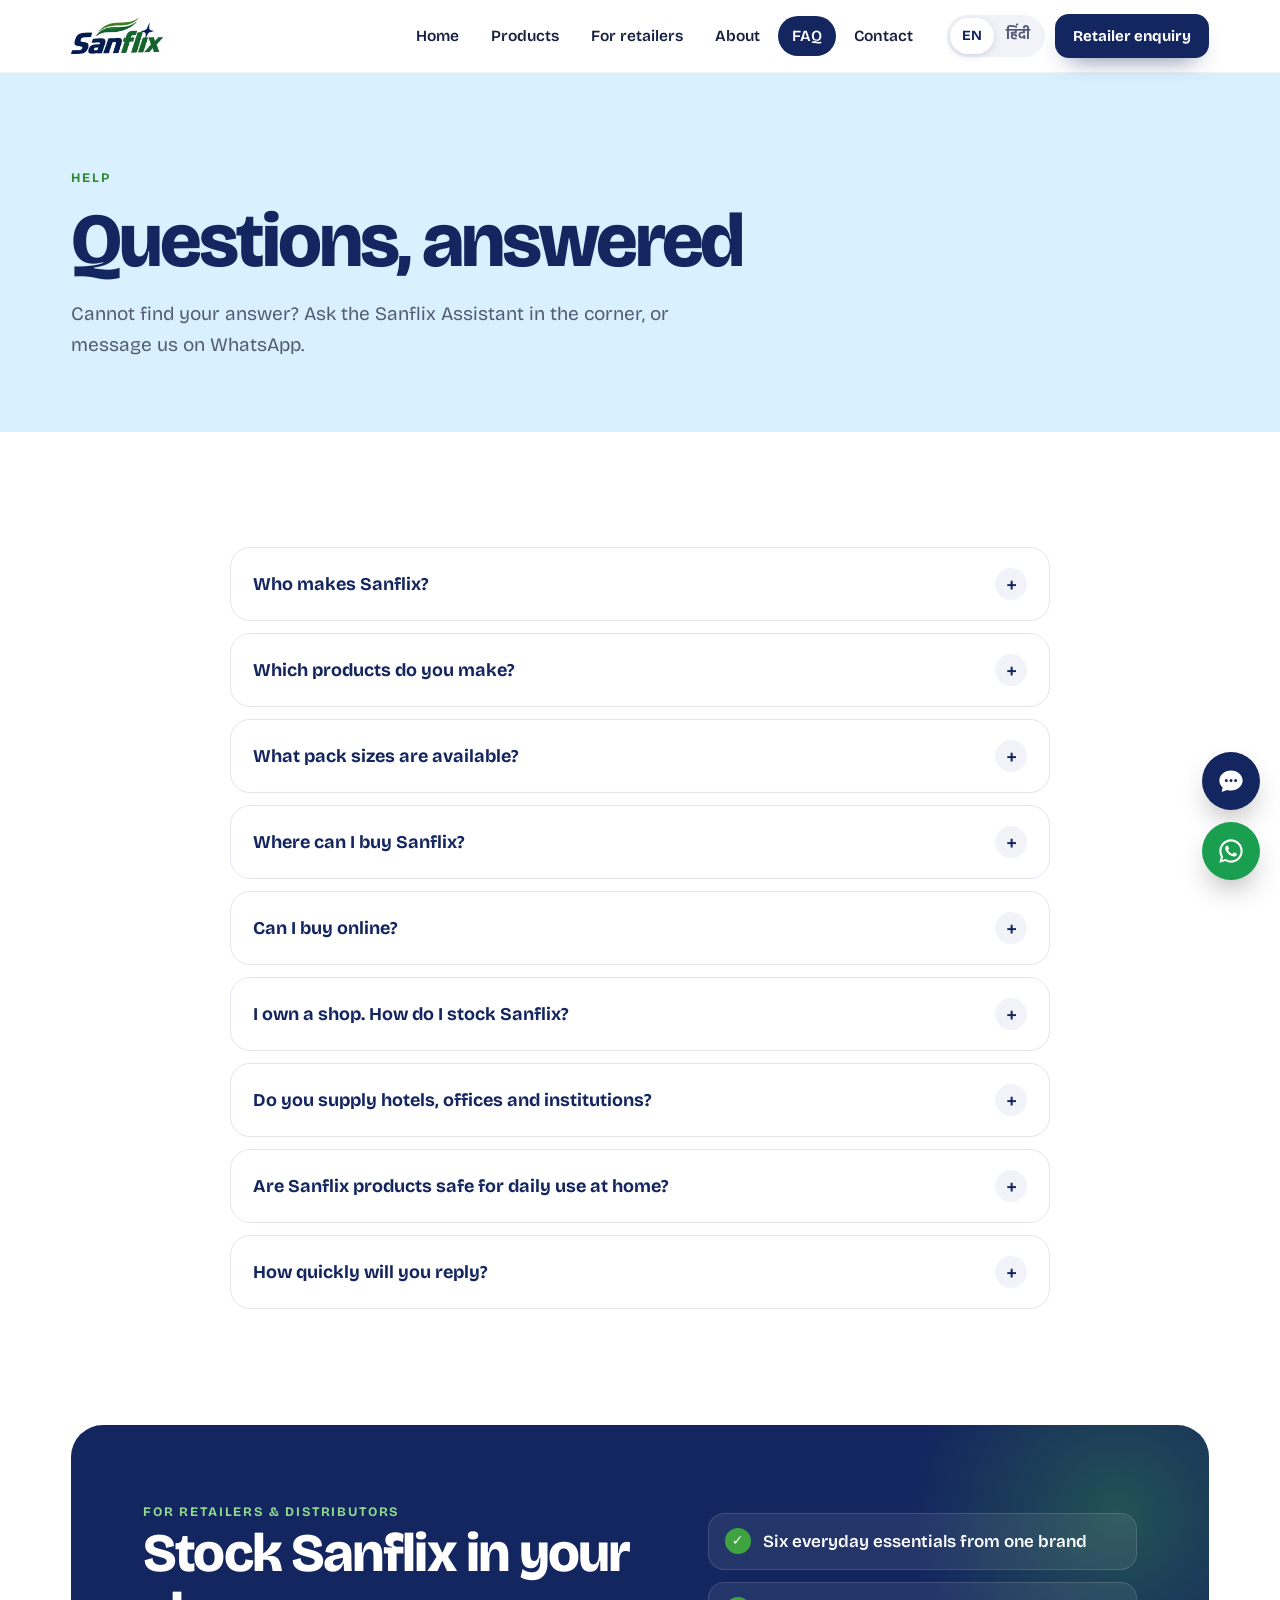
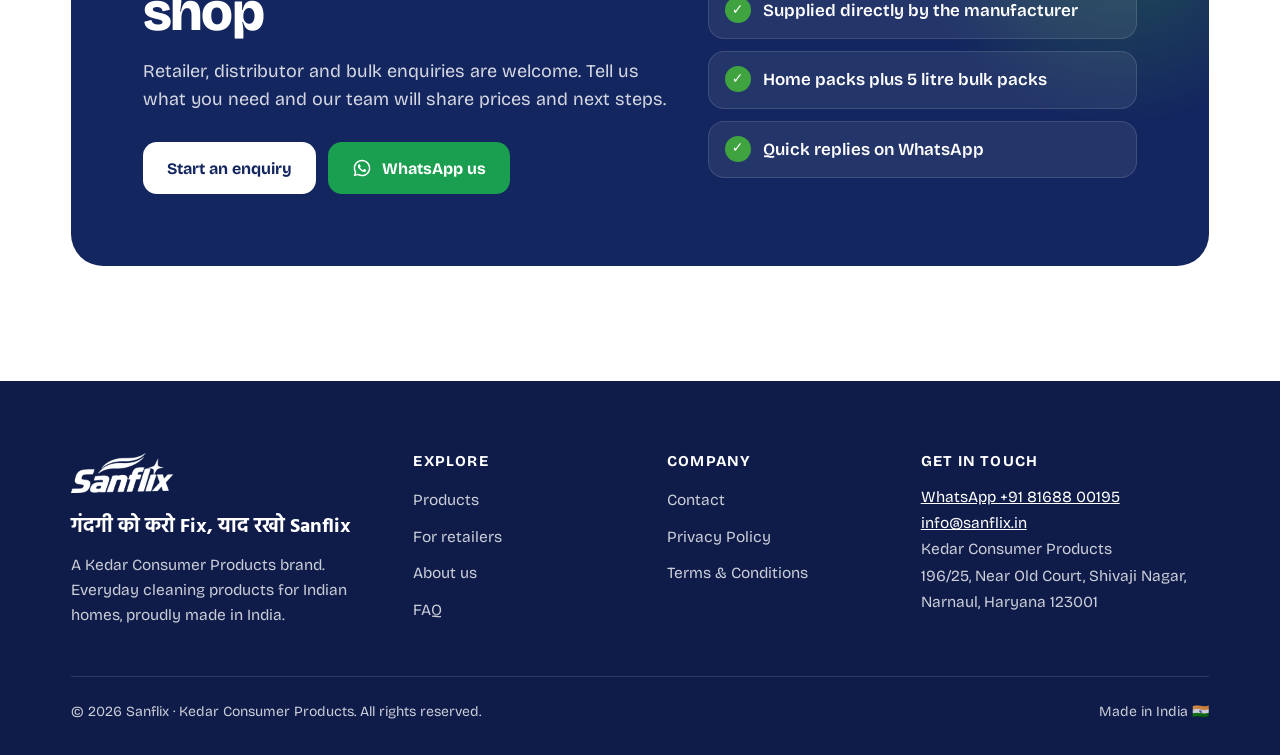
<file: faq.html>
<!DOCTYPE html>
<html lang="en">
<head>
<meta charset="UTF-8">
<meta name="viewport" content="width=device-width, initial-scale=1.0">
<title>FAQ | Sanflix</title>
<meta name="description" content="Answers to common questions about Sanflix products, pack sizes, where to buy, and becoming a retailer or distributor.">
<link rel="canonical" href="https://sanflix.in/faq.html">
<meta name="theme-color" content="#14265f">
<meta property="og:type" content="website">
<meta property="og:site_name" content="Sanflix">
<meta property="og:title" content="FAQ | Sanflix">
<meta property="og:description" content="Answers to common questions about Sanflix products, pack sizes, where to buy, and becoming a retailer or distributor.">
<meta property="og:url" content="https://sanflix.in/faq.html">
<meta property="og:image" content="https://sanflix.in/assets/og-image.jpg">
<meta name="twitter:card" content="summary_large_image">
<script>(function(){var d=document.documentElement;d.classList.add('js');try{if(localStorage.getItem('sanflix-lang')==='hi'){d.dataset.lang='hi';d.lang='hi';}}catch(e){}})();</script>
<link rel="preconnect" href="https://fonts.googleapis.com">
<link rel="preconnect" href="https://fonts.gstatic.com" crossorigin>
<link href="https://fonts.googleapis.com/css2?family=Bricolage+Grotesque:opsz,wght@12..96,500;12..96,600;12..96,700;12..96,800&family=Hind:wght@400;500;600;700&display=swap" rel="stylesheet">
<link rel="icon" type="image/x-icon" href="assets/favicon.ico">
<link rel="icon" type="image/png" sizes="32x32" href="assets/favicon-32.png">
<link rel="icon" type="image/png" sizes="16x16" href="assets/favicon-16.png">
<link rel="apple-touch-icon" sizes="180x180" href="assets/apple-touch-icon.png">
<link rel="stylesheet" href="style.css?v=3">
<script type="application/ld+json">{"@context":"https://schema.org","@type":"FAQPage","mainEntity":[{"@type":"Question","name":"Who makes Sanflix?","acceptedAnswer":{"@type":"Answer","text":"Sanflix is made by Kedar Consumer Products, based in Narnaul, Haryana."}},
{"@type":"Question","name":"Which products do you make?","acceptedAnswer":{"@type":"Answer","text":"Six: Dishwash, Toilet Cleaner, Floor Cleaner, Glass Cleaner, Soft Wash liquid hand wash and White Phenyl. See them all on the Products page."}},
{"@type":"Question","name":"What pack sizes are available?","acceptedAnswer":{"@type":"Answer","text":"Our products come in 500 ml, 1 litre and 5 litre packs. Ask us which sizes are available in your area."}},
{"@type":"Question","name":"Where can I buy Sanflix?","acceptedAnswer":{"@type":"Answer","text":"Sanflix is sold through local shops, and our network is growing. Tell us your city on the contact form or on WhatsApp and we will tell you where to find it."}},
{"@type":"Question","name":"Can I buy online?","acceptedAnswer":{"@type":"Answer","text":"Not yet. For now we sell through shops and directly to retailers and bulk buyers. Contact us and we will let you know when online ordering starts."}},
{"@type":"Question","name":"I own a shop. How do I stock Sanflix?","acceptedAnswer":{"@type":"Answer","text":"Send us an enquiry from the For retailers page or message us on WhatsApp. Our team will share prices and next steps."}},
{"@type":"Question","name":"Do you supply hotels, offices and institutions?","acceptedAnswer":{"@type":"Answer","text":"Yes. Choose \"Bulk / institution\" on the enquiry form and tell us roughly how much you need each month. Our 5 litre packs are a good fit for bulk use."}},
{"@type":"Question","name":"Are Sanflix products safe for daily use at home?","acceptedAnswer":{"@type":"Answer","text":"They are made for everyday household use. Always follow the directions on the label and keep all cleaning products out of reach of children."}},
{"@type":"Question","name":"How quickly will you reply?","acceptedAnswer":{"@type":"Answer","text":"We aim to reply to every enquiry within 1\u20132 business days. WhatsApp is usually the quickest way to reach us."}}]}</script>
<!-- Google tag (gtag.js) -->
<script async src="https://www.googletagmanager.com/gtag/js?id=G-ZH7ZVCZYS8"></script>
<script>
  window.dataLayer = window.dataLayer || [];
  function gtag(){dataLayer.push(arguments);}
  gtag('js', new Date());
  gtag('config', 'G-ZH7ZVCZYS8');
</script>
</head>
<body>
<a href="#main" class="skip-link"><span class="t-en">Skip to content</span><span class="t-hi" lang="hi">सीधे सामग्री पर जाएँ</span></a>

<header class="site-header">
  <div class="wrap">
    <a href="index.html" class="logo"><img src="assets/sanflix-logo.webp" alt="Sanflix home" width="92" height="36"></a>
    <nav class="main-nav" id="main-nav" aria-label="Main">
      <ul>
        <li><a href="index.html"><span class="t-en">Home</span><span class="t-hi" lang="hi">होम</span></a></li>
        <li><a href="products.html"><span class="t-en">Products</span><span class="t-hi" lang="hi">प्रोडक्ट्स</span></a></li>
        <li><a href="retailers.html"><span class="t-en">For retailers</span><span class="t-hi" lang="hi">रिटेलर के लिए</span></a></li>
        <li><a href="about.html"><span class="t-en">About</span><span class="t-hi" lang="hi">हमारे बारे में</span></a></li>
        <li><a href="faq.html" aria-current="page"><span class="t-en">FAQ</span><span class="t-hi" lang="hi">सवाल-जवाब</span></a></li>
        <li><a href="contact.html"><span class="t-en">Contact</span><span class="t-hi" lang="hi">संपर्क</span></a></li>
      </ul>
    </nav>
    <div class="header-tools">
      <div class="lang-toggle" role="group" aria-label="Language / भाषा">
        <button type="button" data-lang="en" aria-pressed="true">EN</button>
        <button type="button" data-lang="hi" aria-pressed="false" lang="hi" class="hi-font">हिंदी</button>
      </div>
      <a href="retailers.html#enquiry" class="btn btn-dark header-cta"><span class="t-en">Retailer enquiry</span><span class="t-hi" lang="hi">रिटेलर एन्क्वायरी</span></a>
      <button type="button" class="menu-toggle" aria-controls="main-nav" aria-expanded="false" aria-label="Menu"><span></span></button>
    </div>
  </div>
</header>

<main id="main">

<section class="page-hero w-glass">
  <div class="wrap">
    <span class="eyebrow"><span class="t-en">Help</span><span class="t-hi" lang="hi">मदद</span></span>
    <h1><span class="t-en">Questions, answered</span><span class="t-hi" lang="hi">आपके सवाल, हमारे जवाब</span></h1>
    <p><span class="t-en">Cannot find your answer? Ask the Sanflix Assistant in the corner, or message us on WhatsApp.</span><span class="t-hi" lang="hi">जवाब नहीं मिला? कोने में Sanflix असिस्टेंट से पूछें या WhatsApp पर संदेश भेजें।</span></p>
  </div>
</section>
<section class="section">
  <div class="faq">
    <details class="reveal"><summary><span class="t-en">Who makes Sanflix?</span><span class="t-hi" lang="hi">Sanflix कौन बनाता है?</span></summary><div class="answer"><p><span class="t-en">Sanflix is made by Kedar Consumer Products, based in Narnaul, Haryana.</span><span class="t-hi" lang="hi">Sanflix को नारनौल, हरियाणा स्थित Kedar Consumer Products बनाती है।</span></p></div></details>
    <details class="reveal"><summary><span class="t-en">Which products do you make?</span><span class="t-hi" lang="hi">आप कौन-से प्रोडक्ट बनाते हैं?</span></summary><div class="answer"><p><span class="t-en">Six: Dishwash, Toilet Cleaner, Floor Cleaner, Glass Cleaner, Soft Wash liquid hand wash and White Phenyl. See them all on the <a href="products.html">Products page</a>.</span><span class="t-hi" lang="hi">छह: डिशवॉश, टॉयलेट क्लीनर, फ़्लोर क्लीनर, ग्लास क्लीनर, सॉफ़्ट वॉश लिक्विड हैंड वॉश और व्हाइट फ़िनाइल। सभी <a href="products.html">प्रोडक्ट्स पेज</a> पर देखें।</span></p></div></details>
    <details class="reveal"><summary><span class="t-en">What pack sizes are available?</span><span class="t-hi" lang="hi">कौन-से पैक साइज़ मिलते हैं?</span></summary><div class="answer"><p><span class="t-en">Our products come in 500 ml, 1 litre and 5 litre packs. Ask us which sizes are available in your area.</span><span class="t-hi" lang="hi">हमारे प्रोडक्ट 500 ml, 1 लीटर और 5 लीटर पैक में आते हैं। आपके इलाक़े में कौन-से साइज़ मिलेंगे, हमसे पूछें।</span></p></div></details>
    <details class="reveal"><summary><span class="t-en">Where can I buy Sanflix?</span><span class="t-hi" lang="hi">Sanflix कहाँ मिलेगा?</span></summary><div class="answer"><p><span class="t-en">Sanflix is sold through local shops, and our network is growing. Tell us your city on <a href="contact.html">the contact form</a> or on WhatsApp and we will tell you where to find it.</span><span class="t-hi" lang="hi">Sanflix लोकल दुकानों पर मिलता है और हमारा नेटवर्क बढ़ रहा है। <a href="contact.html">संपर्क फ़ॉर्म</a> या WhatsApp पर अपना शहर बताएँ, हम आपको दुकान बता देंगे।</span></p></div></details>
    <details class="reveal"><summary><span class="t-en">Can I buy online?</span><span class="t-hi" lang="hi">क्या मैं ऑनलाइन ख़रीद सकता हूँ?</span></summary><div class="answer"><p><span class="t-en">Not yet. For now we sell through shops and directly to retailers and bulk buyers. Contact us and we will let you know when online ordering starts.</span><span class="t-hi" lang="hi">अभी नहीं। फ़िलहाल हम दुकानों के ज़रिए और सीधे रिटेलर व थोक ख़रीदारों को बेचते हैं। हमसे संपर्क करें, ऑनलाइन ऑर्डर शुरू होते ही हम बताएँगे।</span></p></div></details>
    <details class="reveal"><summary><span class="t-en">I own a shop. How do I stock Sanflix?</span><span class="t-hi" lang="hi">मेरी दुकान है। मैं Sanflix कैसे रखूँ?</span></summary><div class="answer"><p><span class="t-en">Send us an enquiry from the <a href="retailers.html#enquiry">For retailers page</a> or message us on WhatsApp. Our team will share prices and next steps.</span><span class="t-hi" lang="hi"><a href="retailers.html#enquiry">रिटेलर के लिए पेज</a> से एन्क्वायरी भेजें या WhatsApp करें। हमारी टीम दाम और आगे की जानकारी भेजेगी।</span></p></div></details>
    <details class="reveal"><summary><span class="t-en">Do you supply hotels, offices and institutions?</span><span class="t-hi" lang="hi">क्या आप होटल, ऑफ़िस और संस्थाओं को सप्लाई करते हैं?</span></summary><div class="answer"><p><span class="t-en">Yes. Choose "Bulk / institution" on the enquiry form and tell us roughly how much you need each month. Our 5 litre packs are a good fit for bulk use.</span><span class="t-hi" lang="hi">हाँ। एन्क्वायरी फ़ॉर्म में "थोक / संस्था" चुनें और हर महीने की अनुमानित ज़रूरत बताएँ। थोक इस्तेमाल के लिए हमारे 5 लीटर पैक अच्छे हैं।</span></p></div></details>
    <details class="reveal"><summary><span class="t-en">Are Sanflix products safe for daily use at home?</span><span class="t-hi" lang="hi">क्या Sanflix प्रोडक्ट घर में रोज़ इस्तेमाल के लिए सुरक्षित हैं?</span></summary><div class="answer"><p><span class="t-en">They are made for everyday household use. Always follow the directions on the label and keep all cleaning products out of reach of children.</span><span class="t-hi" lang="hi">ये रोज़ के घरेलू इस्तेमाल के लिए बने हैं। हमेशा लेबल पर लिखे निर्देश मानें और सफ़ाई के सभी प्रोडक्ट बच्चों की पहुँच से दूर रखें।</span></p></div></details>
    <details class="reveal"><summary><span class="t-en">How quickly will you reply?</span><span class="t-hi" lang="hi">आप कितनी जल्दी जवाब देंगे?</span></summary><div class="answer"><p><span class="t-en">We aim to reply to every enquiry within 1–2 business days. WhatsApp is usually the quickest way to reach us.</span><span class="t-hi" lang="hi">हम हर एन्क्वायरी का जवाब 1–2 कामकाजी दिनों में देने की कोशिश करते हैं। WhatsApp हम तक पहुँचने का सबसे तेज़ तरीक़ा है।</span></p></div></details>
  </div>
</section>
<section class="section trade-section">
  <div class="wrap">
    <div class="trade reveal">
      <div>
        <span class="eyebrow"><span class="t-en">For retailers &amp; distributors</span><span class="t-hi" lang="hi">रिटेलर और डिस्ट्रीब्यूटर के लिए</span></span>
        <h2><span class="t-en">Stock Sanflix in your shop</span><span class="t-hi" lang="hi">अपनी दुकान में रखें Sanflix</span></h2>
        <p><span class="t-en">Retailer, distributor and bulk enquiries are welcome. Tell us what you need and our team will share prices and next steps.</span><span class="t-hi" lang="hi">रिटेलर, डिस्ट्रीब्यूटर और थोक एन्क्वायरी का स्वागत है। अपनी ज़रूरत बताएँ, हमारी टीम दाम और आगे की जानकारी भेजेगी।</span></p>
        <div class="ctas">
          <a href="retailers.html#enquiry" class="btn btn-light"><span class="t-en">Start an enquiry</span><span class="t-hi" lang="hi">एन्क्वायरी शुरू करें</span></a>
          <a href="https://wa.me/918168800195?text=Hi%20Sanflix%2C%20I%20would%20like%20to%20stock%20your%20products%20in%20my%20shop." class="btn btn-wa" target="_blank" rel="noopener"><svg viewBox="0 0 24 24" aria-hidden="true"><path d="M12.04 2C6.5 2 2.02 6.48 2.02 12c0 1.77.46 3.5 1.34 5.02L2 22l5.1-1.34A9.96 9.96 0 0 0 12.04 22C17.56 22 22 17.52 22 12S17.56 2 12.04 2zm0 18.2c-1.5 0-2.97-.4-4.25-1.16l-.3-.18-3.03.8.81-2.95-.2-.31A8.2 8.2 0 0 1 3.84 12c0-4.52 3.68-8.2 8.2-8.2 4.51 0 8.14 3.68 8.14 8.2s-3.63 8.2-8.14 8.2zm4.5-6.14c-.25-.12-1.46-.72-1.69-.8-.23-.08-.39-.12-.55.12-.17.25-.64.8-.78.97-.14.16-.29.18-.53.06-.25-.12-1.04-.38-1.98-1.22-.73-.65-1.23-1.46-1.37-1.7-.14-.25-.02-.38.11-.5.11-.11.25-.29.37-.43.12-.15.16-.25.25-.41.08-.17.04-.31-.02-.43-.06-.12-.55-1.33-.76-1.82-.2-.48-.4-.41-.55-.42h-.47c-.16 0-.43.06-.66.31-.22.25-.86.84-.86 2.05 0 1.21.88 2.38 1 2.54.12.17 1.73 2.64 4.2 3.7.59.26 1.05.41 1.4.52.59.19 1.13.16 1.55.1.47-.07 1.46-.6 1.66-1.17.21-.58.21-1.07.14-1.17-.06-.1-.22-.16-.47-.29z"/></svg><span class="t-en">WhatsApp us</span><span class="t-hi" lang="hi">WhatsApp करें</span></a>
        </div>
      </div>
      <ul class="ticks">
        <li><span class="t-en">Six everyday essentials from one brand</span><span class="t-hi" lang="hi">एक ही ब्रांड से रोज़ की छह ज़रूरी चीज़ें</span></li>
        <li><span class="t-en">Supplied directly by the manufacturer</span><span class="t-hi" lang="hi">सीधे निर्माता से सप्लाई</span></li>
        <li><span class="t-en">Home packs plus 5 litre bulk packs</span><span class="t-hi" lang="hi">घरेलू पैक के साथ 5 लीटर बल्क पैक</span></li>
        <li><span class="t-en">Quick replies on WhatsApp</span><span class="t-hi" lang="hi">WhatsApp पर जल्दी जवाब</span></li>
      </ul>
    </div>
  </div>
</section>

</main>

<footer class="site-footer">
  <div class="wrap">
    <div class="footer-top">
      <div class="footer-brand">
        <a href="index.html" class="logo"><img src="assets/sanflix-logo-white.webp" alt="Sanflix" width="102" height="40" loading="lazy"></a>
        <p class="footer-slogan" lang="hi">गंदगी को करो Fix, याद रखो Sanflix</p>
        <p class="footer-about"><span class="t-en">A Kedar Consumer Products brand. Everyday cleaning products for Indian homes, proudly made in India.</span><span class="t-hi" lang="hi">Kedar Consumer Products का ब्रांड। भारतीय घरों के लिए रोज़ की सफ़ाई के प्रोडक्ट, गर्व से भारत में बने।</span></p>
      </div>
      <div>
        <h4><span class="t-en">Explore</span><span class="t-hi" lang="hi">देखें</span></h4>
        <ul>
          <li><a href="products.html"><span class="t-en">Products</span><span class="t-hi" lang="hi">प्रोडक्ट्स</span></a></li>
          <li><a href="retailers.html"><span class="t-en">For retailers</span><span class="t-hi" lang="hi">रिटेलर के लिए</span></a></li>
          <li><a href="about.html"><span class="t-en">About us</span><span class="t-hi" lang="hi">हमारे बारे में</span></a></li>
          <li><a href="faq.html"><span class="t-en">FAQ</span><span class="t-hi" lang="hi">सवाल-जवाब</span></a></li>
        </ul>
      </div>
      <div>
        <h4><span class="t-en">Company</span><span class="t-hi" lang="hi">कंपनी</span></h4>
        <ul>
          <li><a href="contact.html"><span class="t-en">Contact</span><span class="t-hi" lang="hi">संपर्क</span></a></li>
          <li><a href="privacy.html"><span class="t-en">Privacy Policy</span><span class="t-hi" lang="hi">प्राइवेसी पॉलिसी</span></a></li>
          <li><a href="terms.html"><span class="t-en">Terms &amp; Conditions</span><span class="t-hi" lang="hi">नियम और शर्तें</span></a></li>
        </ul>
      </div>
      <div>
        <h4><span class="t-en">Get in touch</span><span class="t-hi" lang="hi">संपर्क करें</span></h4>
        <address>
          <a href="https://wa.me/918168800195?text=Hi%20Sanflix%2C%20I%20would%20like%20to%20know%20more%20about%20your%20products." target="_blank" rel="noopener">WhatsApp +91 81688 00195</a><br>
          <a href="mailto:info@sanflix.in">info@sanflix.in</a><br>
          <span class="t-en">Kedar Consumer Products</span><span class="t-hi" lang="hi">Kedar Consumer Products</span><br>
          <span class="t-en">196/25, Near Old Court, Shivaji Nagar, Narnaul, Haryana 123001</span><span class="t-hi" lang="hi">196/25, पुरानी कोर्ट के पास, शिवाजी नगर, नारनौल, हरियाणा 123001</span>
        </address>
      </div>
    </div>
    <div class="footer-bottom">
      <span>© 2026 Sanflix · Kedar Consumer Products. <span class="t-en">All rights reserved.</span><span class="t-hi" lang="hi">सर्वाधिकार सुरक्षित।</span></span>
      <span><span class="t-en">Made in India</span><span class="t-hi" lang="hi">भारत में निर्मित</span> 🇮🇳</span>
    </div>
  </div>
</footer>

<div class="float-actions">
  <button type="button" class="fab fab-chat" data-chat-open aria-controls="chat-panel" aria-expanded="false" aria-label="Open Sanflix Assistant"><svg viewBox="0 0 24 24" aria-hidden="true"><path d="M12 3C6.48 3 2 6.86 2 11.6c0 2.33 1.08 4.44 2.84 5.99L4 21.5l4.6-1.83c1.05.3 2.19.46 3.4.46 5.52 0 10-3.86 10-8.53S17.52 3 12 3zm-4 9.9a1.3 1.3 0 1 1 0-2.6 1.3 1.3 0 0 1 0 2.6zm4 0a1.3 1.3 0 1 1 0-2.6 1.3 1.3 0 0 1 0 2.6zm4 0a1.3 1.3 0 1 1 0-2.6 1.3 1.3 0 0 1 0 2.6z"/></svg></button>
  <a href="https://wa.me/918168800195?text=Hi%20Sanflix%2C%20I%20would%20like%20to%20know%20more%20about%20your%20products." class="fab fab-wa" target="_blank" rel="noopener" aria-label="Chat on WhatsApp"><svg viewBox="0 0 24 24" aria-hidden="true"><path d="M12.04 2C6.5 2 2.02 6.48 2.02 12c0 1.77.46 3.5 1.34 5.02L2 22l5.1-1.34A9.96 9.96 0 0 0 12.04 22C17.56 22 22 17.52 22 12S17.56 2 12.04 2zm0 18.2c-1.5 0-2.97-.4-4.25-1.16l-.3-.18-3.03.8.81-2.95-.2-.31A8.2 8.2 0 0 1 3.84 12c0-4.52 3.68-8.2 8.2-8.2 4.51 0 8.14 3.68 8.14 8.2s-3.63 8.2-8.14 8.2zm4.5-6.14c-.25-.12-1.46-.72-1.69-.8-.23-.08-.39-.12-.55.12-.17.25-.64.8-.78.97-.14.16-.29.18-.53.06-.25-.12-1.04-.38-1.98-1.22-.73-.65-1.23-1.46-1.37-1.7-.14-.25-.02-.38.11-.5.11-.11.25-.29.37-.43.12-.15.16-.25.25-.41.08-.17.04-.31-.02-.43-.06-.12-.55-1.33-.76-1.82-.2-.48-.4-.41-.55-.42h-.47c-.16 0-.43.06-.66.31-.22.25-.86.84-.86 2.05 0 1.21.88 2.38 1 2.54.12.17 1.73 2.64 4.2 3.7.59.26 1.05.41 1.4.52.59.19 1.13.16 1.55.1.47-.07 1.46-.6 1.66-1.17.21-.58.21-1.07.14-1.17-.06-.1-.22-.16-.47-.29z"/></svg></a>
</div>

<div class="mobile-bar">
  <a href="https://wa.me/918168800195?text=Hi%20Sanflix%2C%20I%20would%20like%20to%20know%20more%20about%20your%20products." class="btn btn-wa" target="_blank" rel="noopener"><svg viewBox="0 0 24 24" aria-hidden="true"><path d="M12.04 2C6.5 2 2.02 6.48 2.02 12c0 1.77.46 3.5 1.34 5.02L2 22l5.1-1.34A9.96 9.96 0 0 0 12.04 22C17.56 22 22 17.52 22 12S17.56 2 12.04 2zm0 18.2c-1.5 0-2.97-.4-4.25-1.16l-.3-.18-3.03.8.81-2.95-.2-.31A8.2 8.2 0 0 1 3.84 12c0-4.52 3.68-8.2 8.2-8.2 4.51 0 8.14 3.68 8.14 8.2s-3.63 8.2-8.14 8.2zm4.5-6.14c-.25-.12-1.46-.72-1.69-.8-.23-.08-.39-.12-.55.12-.17.25-.64.8-.78.97-.14.16-.29.18-.53.06-.25-.12-1.04-.38-1.98-1.22-.73-.65-1.23-1.46-1.37-1.7-.14-.25-.02-.38.11-.5.11-.11.25-.29.37-.43.12-.15.16-.25.25-.41.08-.17.04-.31-.02-.43-.06-.12-.55-1.33-.76-1.82-.2-.48-.4-.41-.55-.42h-.47c-.16 0-.43.06-.66.31-.22.25-.86.84-.86 2.05 0 1.21.88 2.38 1 2.54.12.17 1.73 2.64 4.2 3.7.59.26 1.05.41 1.4.52.59.19 1.13.16 1.55.1.47-.07 1.46-.6 1.66-1.17.21-.58.21-1.07.14-1.17-.06-.1-.22-.16-.47-.29z"/></svg><span class="t-en">WhatsApp</span><span class="t-hi" lang="hi">WhatsApp</span></a>
  <a href="retailers.html#enquiry" class="btn btn-dark"><span class="t-en">Enquire</span><span class="t-hi" lang="hi">एन्क्वायरी</span></a>
  <button type="button" class="fab fab-chat" data-chat-open aria-controls="chat-panel" aria-expanded="false" aria-label="Open Sanflix Assistant"><svg viewBox="0 0 24 24" aria-hidden="true"><path d="M12 3C6.48 3 2 6.86 2 11.6c0 2.33 1.08 4.44 2.84 5.99L4 21.5l4.6-1.83c1.05.3 2.19.46 3.4.46 5.52 0 10-3.86 10-8.53S17.52 3 12 3zm-4 9.9a1.3 1.3 0 1 1 0-2.6 1.3 1.3 0 0 1 0 2.6zm4 0a1.3 1.3 0 1 1 0-2.6 1.3 1.3 0 0 1 0 2.6zm4 0a1.3 1.3 0 1 1 0-2.6 1.3 1.3 0 0 1 0 2.6z"/></svg></button>
</div>

<div class="chat-panel" id="chat-panel" role="dialog" aria-label="Sanflix Assistant" hidden>
  <div class="chat-head"><span class="t-en">Sanflix Assistant</span><span class="t-hi" lang="hi">Sanflix असिस्टेंट</span><button type="button" data-chat-close aria-label="Close">×</button></div>
  <div class="chat-body" aria-live="polite"></div>
  <div class="chat-quick">
    <button type="button"><span class="t-en">Products</span><span class="t-hi" lang="hi">प्रोडक्ट</span></button>
    <button type="button"><span class="t-en">Prices</span><span class="t-hi" lang="hi">दाम</span></button>
    <button type="button"><span class="t-en">Become a retailer</span><span class="t-hi" lang="hi">रिटेलर बनें</span></button>
    <button type="button"><span class="t-en">Pack sizes</span><span class="t-hi" lang="hi">पैक साइज़</span></button>
  </div>
  <form class="chat-input">
    <input type="text" placeholder="Type your question…" data-hi-placeholder="अपना सवाल लिखें…" aria-label="Your question">
    <button type="submit"><span class="t-en">Send</span><span class="t-hi" lang="hi">भेजें</span></button>
  </form>
</div>

<script src="script.js?v=3" defer></script>
</body>
</html>
</file>
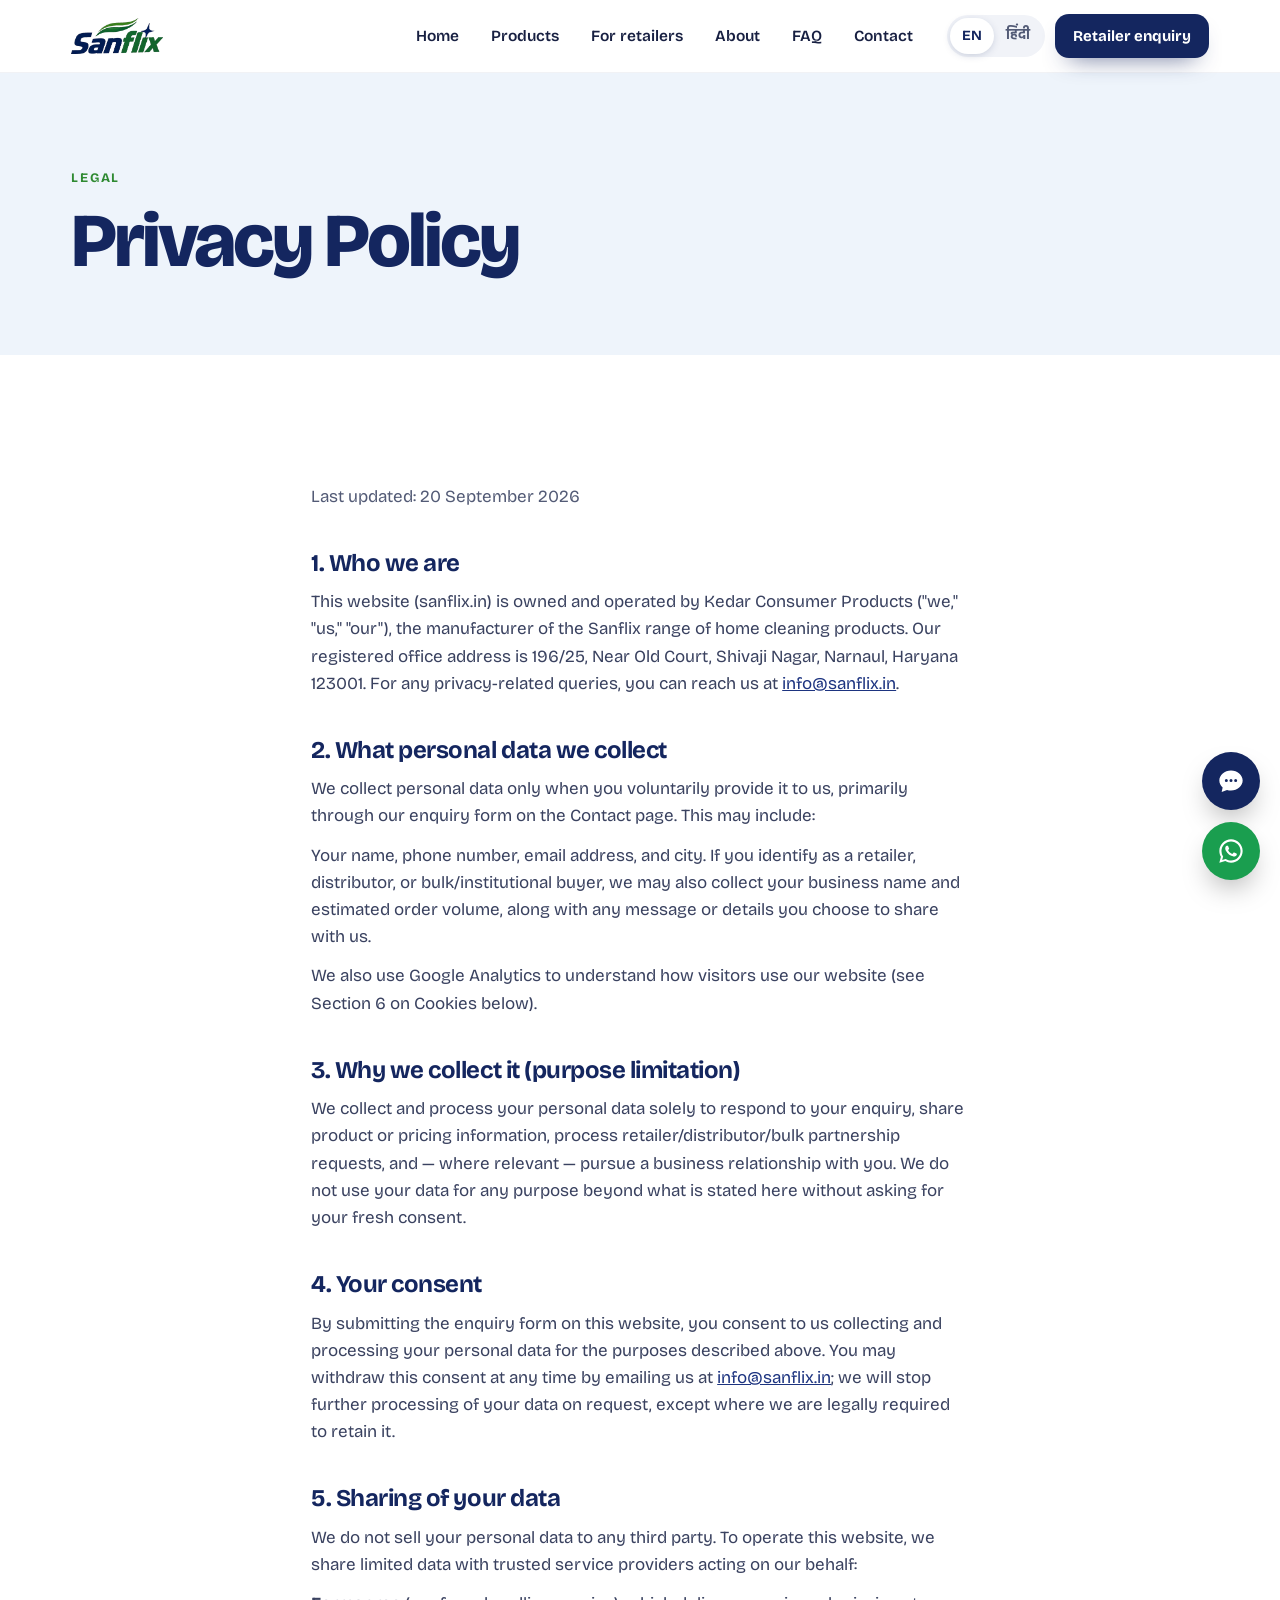
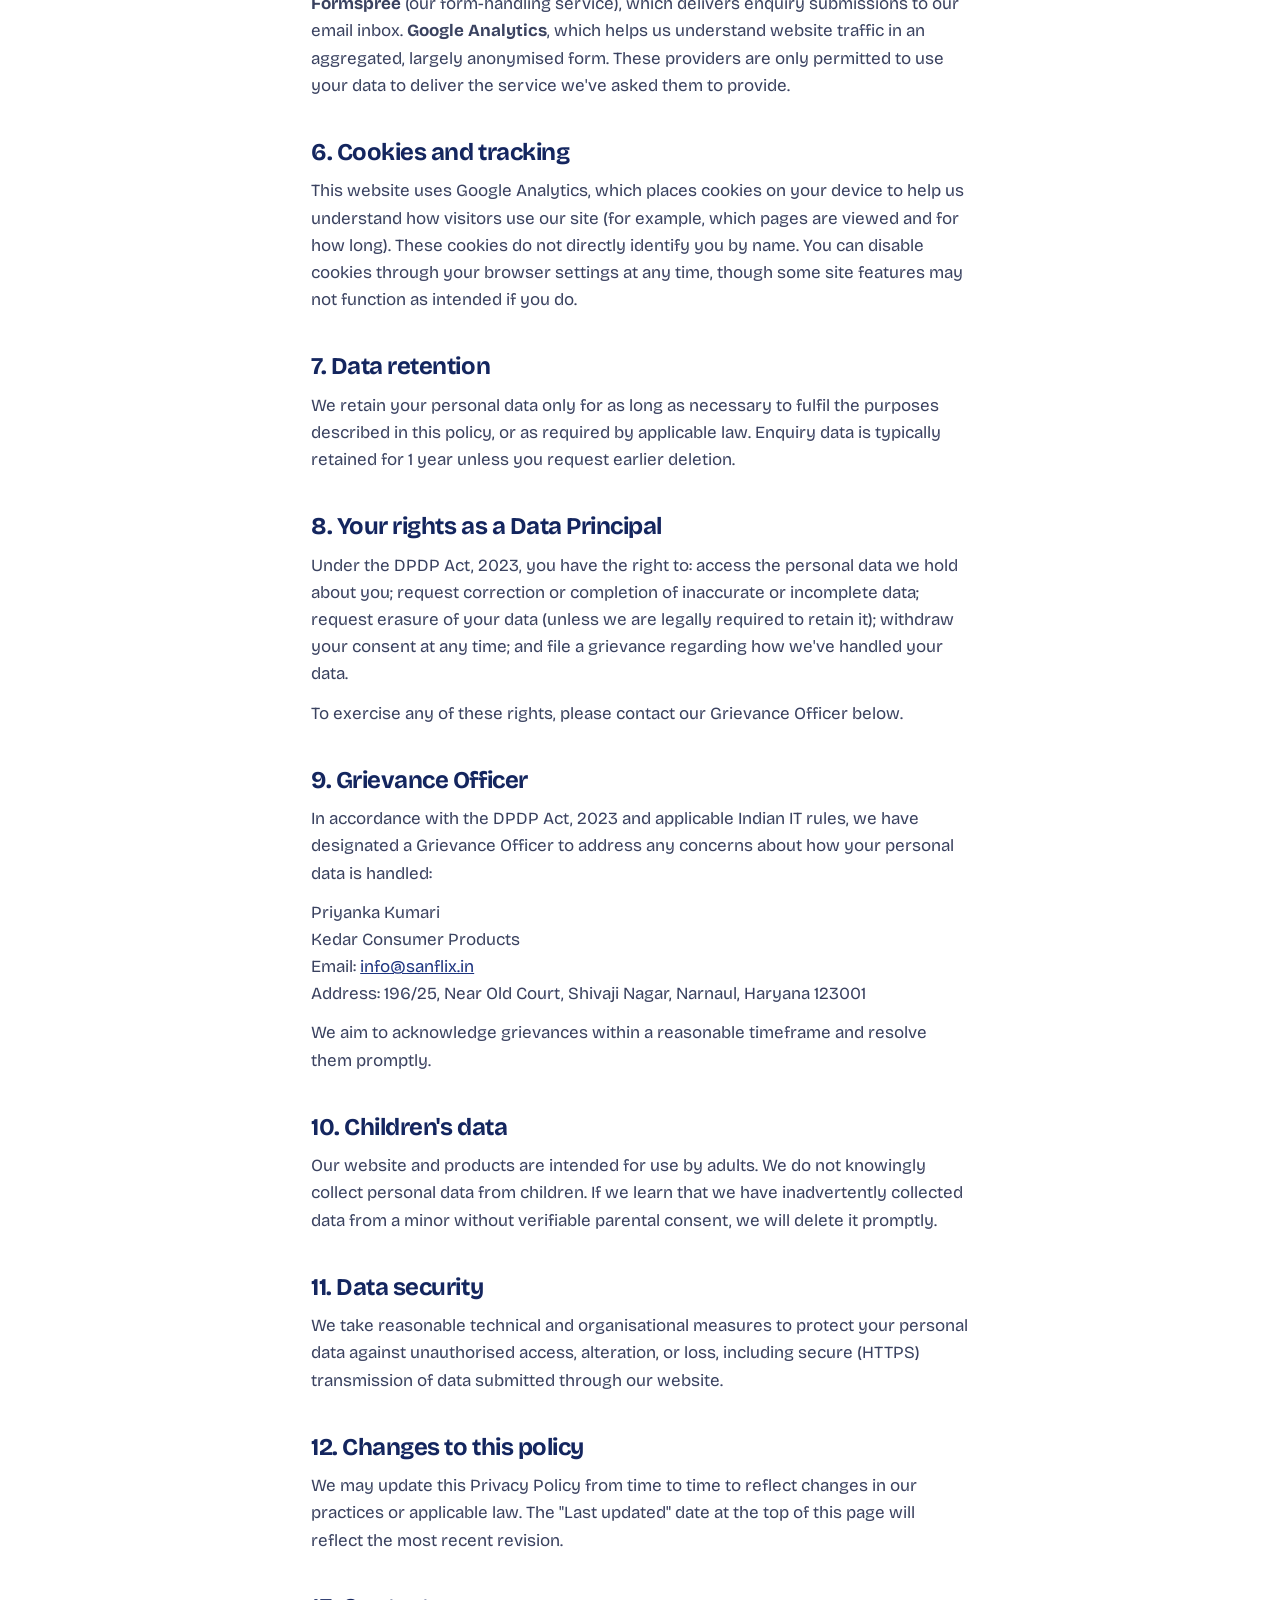
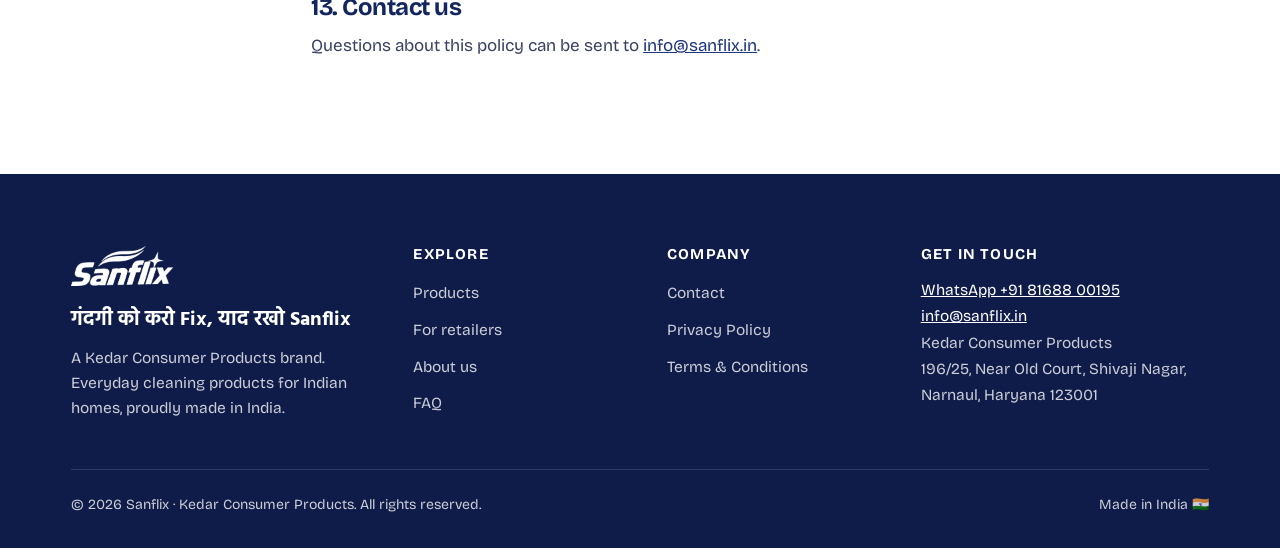
<file: privacy.html>
<!DOCTYPE html>
<html lang="en">
<head>
<meta charset="UTF-8">
<meta name="viewport" content="width=device-width, initial-scale=1.0">
<title>Privacy Policy | Sanflix</title>
<meta name="description" content="How Sanflix (Kedar Consumer Products) collects, uses and protects your personal data, in line with India’s DPDP Act, 2023.">
<link rel="canonical" href="https://sanflix.in/privacy.html">
<meta name="theme-color" content="#14265f">
<meta property="og:type" content="website">
<meta property="og:site_name" content="Sanflix">
<meta property="og:title" content="Privacy Policy | Sanflix">
<meta property="og:description" content="How Sanflix (Kedar Consumer Products) collects, uses and protects your personal data, in line with India’s DPDP Act, 2023.">
<meta property="og:url" content="https://sanflix.in/privacy.html">
<meta property="og:image" content="https://sanflix.in/assets/og-image.jpg">
<meta name="twitter:card" content="summary_large_image">
<script>(function(){var d=document.documentElement;d.classList.add('js');try{if(localStorage.getItem('sanflix-lang')==='hi'){d.dataset.lang='hi';d.lang='hi';}}catch(e){}})();</script>
<link rel="preconnect" href="https://fonts.googleapis.com">
<link rel="preconnect" href="https://fonts.gstatic.com" crossorigin>
<link href="https://fonts.googleapis.com/css2?family=Bricolage+Grotesque:opsz,wght@12..96,500;12..96,600;12..96,700;12..96,800&family=Hind:wght@400;500;600;700&display=swap" rel="stylesheet">
<link rel="icon" type="image/x-icon" href="assets/favicon.ico">
<link rel="icon" type="image/png" sizes="32x32" href="assets/favicon-32.png">
<link rel="icon" type="image/png" sizes="16x16" href="assets/favicon-16.png">
<link rel="apple-touch-icon" sizes="180x180" href="assets/apple-touch-icon.png">
<link rel="stylesheet" href="style.css?v=3">
<!-- Google tag (gtag.js) -->
<script async src="https://www.googletagmanager.com/gtag/js?id=G-ZH7ZVCZYS8"></script>
<script>
  window.dataLayer = window.dataLayer || [];
  function gtag(){dataLayer.push(arguments);}
  gtag('js', new Date());
  gtag('config', 'G-ZH7ZVCZYS8');
</script>
</head>
<body>
<a href="#main" class="skip-link"><span class="t-en">Skip to content</span><span class="t-hi" lang="hi">सीधे सामग्री पर जाएँ</span></a>

<header class="site-header">
  <div class="wrap">
    <a href="index.html" class="logo"><img src="assets/sanflix-logo.webp" alt="Sanflix home" width="92" height="36"></a>
    <nav class="main-nav" id="main-nav" aria-label="Main">
      <ul>
        <li><a href="index.html"><span class="t-en">Home</span><span class="t-hi" lang="hi">होम</span></a></li>
        <li><a href="products.html"><span class="t-en">Products</span><span class="t-hi" lang="hi">प्रोडक्ट्स</span></a></li>
        <li><a href="retailers.html"><span class="t-en">For retailers</span><span class="t-hi" lang="hi">रिटेलर के लिए</span></a></li>
        <li><a href="about.html"><span class="t-en">About</span><span class="t-hi" lang="hi">हमारे बारे में</span></a></li>
        <li><a href="faq.html"><span class="t-en">FAQ</span><span class="t-hi" lang="hi">सवाल-जवाब</span></a></li>
        <li><a href="contact.html"><span class="t-en">Contact</span><span class="t-hi" lang="hi">संपर्क</span></a></li>
      </ul>
    </nav>
    <div class="header-tools">
      <div class="lang-toggle" role="group" aria-label="Language / भाषा">
        <button type="button" data-lang="en" aria-pressed="true">EN</button>
        <button type="button" data-lang="hi" aria-pressed="false" lang="hi" class="hi-font">हिंदी</button>
      </div>
      <a href="retailers.html#enquiry" class="btn btn-dark header-cta"><span class="t-en">Retailer enquiry</span><span class="t-hi" lang="hi">रिटेलर एन्क्वायरी</span></a>
      <button type="button" class="menu-toggle" aria-controls="main-nav" aria-expanded="false" aria-label="Menu"><span></span></button>
    </div>
  </div>
</header>

<main id="main">

<section class="page-hero">
  <div class="wrap">
    <span class="eyebrow"><span class="t-en">Legal</span><span class="t-hi" lang="hi">क़ानूनी जानकारी</span></span>
    <h1><span class="t-en">Privacy Policy</span><span class="t-hi" lang="hi">प्राइवेसी पॉलिसी</span></h1>
    <p class="t-hi" lang="hi">यह पेज फ़िलहाल केवल अंग्रेज़ी में उपलब्ध है।</p>
  </div>
</section>
<section class="section">
  <div class="wrap prose" lang="en">
      <p class="updated">Last updated: 20 September 2026</p>

      <h2>1. Who we are</h2>
      <p>This website (sanflix.in) is owned and operated by Kedar Consumer Products ("we," "us," "our"), the manufacturer of the Sanflix range of home cleaning products. Our registered office address is 196/25, Near Old Court, Shivaji Nagar, Narnaul, Haryana 123001. For any privacy-related queries, you can reach us at <a href="mailto:info@sanflix.in">info@sanflix.in</a>.</p>

      <h2>2. What personal data we collect</h2>
      <p>We collect personal data only when you voluntarily provide it to us, primarily through our enquiry form on the Contact page. This may include:</p>
      <p>Your name, phone number, email address, and city. If you identify as a retailer, distributor, or bulk/institutional buyer, we may also collect your business name and estimated order volume, along with any message or details you choose to share with us.</p>
      <p>We also use Google Analytics to understand how visitors use our website (see Section 6 on Cookies below).</p>

      <h2>3. Why we collect it (purpose limitation)</h2>
      <p>We collect and process your personal data solely to respond to your enquiry, share product or pricing information, process retailer/distributor/bulk partnership requests, and — where relevant — pursue a business relationship with you. We do not use your data for any purpose beyond what is stated here without asking for your fresh consent.</p>

      <h2>4. Your consent</h2>
      <p>By submitting the enquiry form on this website, you consent to us collecting and processing your personal data for the purposes described above. You may withdraw this consent at any time by emailing us at <a href="mailto:info@sanflix.in">info@sanflix.in</a>; we will stop further processing of your data on request, except where we are legally required to retain it.</p>

      <h2>5. Sharing of your data</h2>
      <p>We do not sell your personal data to any third party. To operate this website, we share limited data with trusted service providers acting on our behalf:</p>
      <p><strong>Formspree</strong> (our form-handling service), which delivers enquiry submissions to our email inbox. <strong>Google Analytics</strong>, which helps us understand website traffic in an aggregated, largely anonymised form. These providers are only permitted to use your data to deliver the service we've asked them to provide.</p>

      <h2>6. Cookies and tracking</h2>
      <p>This website uses Google Analytics, which places cookies on your device to help us understand how visitors use our site (for example, which pages are viewed and for how long). These cookies do not directly identify you by name. You can disable cookies through your browser settings at any time, though some site features may not function as intended if you do.</p>

      <h2>7. Data retention</h2>
      <p>We retain your personal data only for as long as necessary to fulfil the purposes described in this policy, or as required by applicable law. Enquiry data is typically retained for 1 year unless you request earlier deletion.</p>

      <h2>8. Your rights as a Data Principal</h2>
      <p>Under the DPDP Act, 2023, you have the right to: access the personal data we hold about you; request correction or completion of inaccurate or incomplete data; request erasure of your data (unless we are legally required to retain it); withdraw your consent at any time; and file a grievance regarding how we've handled your data.</p>
      <p>To exercise any of these rights, please contact our Grievance Officer below.</p>

      <h2>9. Grievance Officer</h2>
      <p>In accordance with the DPDP Act, 2023 and applicable Indian IT rules, we have designated a Grievance Officer to address any concerns about how your personal data is handled:</p>
      <p>Priyanka Kumari<br>Kedar Consumer Products<br>Email: <a href="mailto:info@sanflix.in">info@sanflix.in</a><br>Address: 196/25, Near Old Court, Shivaji Nagar, Narnaul, Haryana 123001</p>
      <p>We aim to acknowledge grievances within a reasonable timeframe and resolve them promptly.</p>

      <h2>10. Children's data</h2>
      <p>Our website and products are intended for use by adults. We do not knowingly collect personal data from children. If we learn that we have inadvertently collected data from a minor without verifiable parental consent, we will delete it promptly.</p>

      <h2>11. Data security</h2>
      <p>We take reasonable technical and organisational measures to protect your personal data against unauthorised access, alteration, or loss, including secure (HTTPS) transmission of data submitted through our website.</p>

      <h2>12. Changes to this policy</h2>
      <p>We may update this Privacy Policy from time to time to reflect changes in our practices or applicable law. The "Last updated" date at the top of this page will reflect the most recent revision.</p>

      <h2>13. Contact us</h2>
      <p>Questions about this policy can be sent to <a href="mailto:info@sanflix.in">info@sanflix.in</a>.</p>
    
  </div>
</section>

</main>

<footer class="site-footer">
  <div class="wrap">
    <div class="footer-top">
      <div class="footer-brand">
        <a href="index.html" class="logo"><img src="assets/sanflix-logo-white.webp" alt="Sanflix" width="102" height="40" loading="lazy"></a>
        <p class="footer-slogan" lang="hi">गंदगी को करो Fix, याद रखो Sanflix</p>
        <p class="footer-about"><span class="t-en">A Kedar Consumer Products brand. Everyday cleaning products for Indian homes, proudly made in India.</span><span class="t-hi" lang="hi">Kedar Consumer Products का ब्रांड। भारतीय घरों के लिए रोज़ की सफ़ाई के प्रोडक्ट, गर्व से भारत में बने।</span></p>
      </div>
      <div>
        <h4><span class="t-en">Explore</span><span class="t-hi" lang="hi">देखें</span></h4>
        <ul>
          <li><a href="products.html"><span class="t-en">Products</span><span class="t-hi" lang="hi">प्रोडक्ट्स</span></a></li>
          <li><a href="retailers.html"><span class="t-en">For retailers</span><span class="t-hi" lang="hi">रिटेलर के लिए</span></a></li>
          <li><a href="about.html"><span class="t-en">About us</span><span class="t-hi" lang="hi">हमारे बारे में</span></a></li>
          <li><a href="faq.html"><span class="t-en">FAQ</span><span class="t-hi" lang="hi">सवाल-जवाब</span></a></li>
        </ul>
      </div>
      <div>
        <h4><span class="t-en">Company</span><span class="t-hi" lang="hi">कंपनी</span></h4>
        <ul>
          <li><a href="contact.html"><span class="t-en">Contact</span><span class="t-hi" lang="hi">संपर्क</span></a></li>
          <li><a href="privacy.html"><span class="t-en">Privacy Policy</span><span class="t-hi" lang="hi">प्राइवेसी पॉलिसी</span></a></li>
          <li><a href="terms.html"><span class="t-en">Terms &amp; Conditions</span><span class="t-hi" lang="hi">नियम और शर्तें</span></a></li>
        </ul>
      </div>
      <div>
        <h4><span class="t-en">Get in touch</span><span class="t-hi" lang="hi">संपर्क करें</span></h4>
        <address>
          <a href="https://wa.me/918168800195?text=Hi%20Sanflix%2C%20I%20would%20like%20to%20know%20more%20about%20your%20products." target="_blank" rel="noopener">WhatsApp +91 81688 00195</a><br>
          <a href="mailto:info@sanflix.in">info@sanflix.in</a><br>
          <span class="t-en">Kedar Consumer Products</span><span class="t-hi" lang="hi">Kedar Consumer Products</span><br>
          <span class="t-en">196/25, Near Old Court, Shivaji Nagar, Narnaul, Haryana 123001</span><span class="t-hi" lang="hi">196/25, पुरानी कोर्ट के पास, शिवाजी नगर, नारनौल, हरियाणा 123001</span>
        </address>
      </div>
    </div>
    <div class="footer-bottom">
      <span>© 2026 Sanflix · Kedar Consumer Products. <span class="t-en">All rights reserved.</span><span class="t-hi" lang="hi">सर्वाधिकार सुरक्षित।</span></span>
      <span><span class="t-en">Made in India</span><span class="t-hi" lang="hi">भारत में निर्मित</span> 🇮🇳</span>
    </div>
  </div>
</footer>

<div class="float-actions">
  <button type="button" class="fab fab-chat" data-chat-open aria-controls="chat-panel" aria-expanded="false" aria-label="Open Sanflix Assistant"><svg viewBox="0 0 24 24" aria-hidden="true"><path d="M12 3C6.48 3 2 6.86 2 11.6c0 2.33 1.08 4.44 2.84 5.99L4 21.5l4.6-1.83c1.05.3 2.19.46 3.4.46 5.52 0 10-3.86 10-8.53S17.52 3 12 3zm-4 9.9a1.3 1.3 0 1 1 0-2.6 1.3 1.3 0 0 1 0 2.6zm4 0a1.3 1.3 0 1 1 0-2.6 1.3 1.3 0 0 1 0 2.6zm4 0a1.3 1.3 0 1 1 0-2.6 1.3 1.3 0 0 1 0 2.6z"/></svg></button>
  <a href="https://wa.me/918168800195?text=Hi%20Sanflix%2C%20I%20would%20like%20to%20know%20more%20about%20your%20products." class="fab fab-wa" target="_blank" rel="noopener" aria-label="Chat on WhatsApp"><svg viewBox="0 0 24 24" aria-hidden="true"><path d="M12.04 2C6.5 2 2.02 6.48 2.02 12c0 1.77.46 3.5 1.34 5.02L2 22l5.1-1.34A9.96 9.96 0 0 0 12.04 22C17.56 22 22 17.52 22 12S17.56 2 12.04 2zm0 18.2c-1.5 0-2.97-.4-4.25-1.16l-.3-.18-3.03.8.81-2.95-.2-.31A8.2 8.2 0 0 1 3.84 12c0-4.52 3.68-8.2 8.2-8.2 4.51 0 8.14 3.68 8.14 8.2s-3.63 8.2-8.14 8.2zm4.5-6.14c-.25-.12-1.46-.72-1.69-.8-.23-.08-.39-.12-.55.12-.17.25-.64.8-.78.97-.14.16-.29.18-.53.06-.25-.12-1.04-.38-1.98-1.22-.73-.65-1.23-1.46-1.37-1.7-.14-.25-.02-.38.11-.5.11-.11.25-.29.37-.43.12-.15.16-.25.25-.41.08-.17.04-.31-.02-.43-.06-.12-.55-1.33-.76-1.82-.2-.48-.4-.41-.55-.42h-.47c-.16 0-.43.06-.66.31-.22.25-.86.84-.86 2.05 0 1.21.88 2.38 1 2.54.12.17 1.73 2.64 4.2 3.7.59.26 1.05.41 1.4.52.59.19 1.13.16 1.55.1.47-.07 1.46-.6 1.66-1.17.21-.58.21-1.07.14-1.17-.06-.1-.22-.16-.47-.29z"/></svg></a>
</div>

<div class="mobile-bar">
  <a href="https://wa.me/918168800195?text=Hi%20Sanflix%2C%20I%20would%20like%20to%20know%20more%20about%20your%20products." class="btn btn-wa" target="_blank" rel="noopener"><svg viewBox="0 0 24 24" aria-hidden="true"><path d="M12.04 2C6.5 2 2.02 6.48 2.02 12c0 1.77.46 3.5 1.34 5.02L2 22l5.1-1.34A9.96 9.96 0 0 0 12.04 22C17.56 22 22 17.52 22 12S17.56 2 12.04 2zm0 18.2c-1.5 0-2.97-.4-4.25-1.16l-.3-.18-3.03.8.81-2.95-.2-.31A8.2 8.2 0 0 1 3.84 12c0-4.52 3.68-8.2 8.2-8.2 4.51 0 8.14 3.68 8.14 8.2s-3.63 8.2-8.14 8.2zm4.5-6.14c-.25-.12-1.46-.72-1.69-.8-.23-.08-.39-.12-.55.12-.17.25-.64.8-.78.97-.14.16-.29.18-.53.06-.25-.12-1.04-.38-1.98-1.22-.73-.65-1.23-1.46-1.37-1.7-.14-.25-.02-.38.11-.5.11-.11.25-.29.37-.43.12-.15.16-.25.25-.41.08-.17.04-.31-.02-.43-.06-.12-.55-1.33-.76-1.82-.2-.48-.4-.41-.55-.42h-.47c-.16 0-.43.06-.66.31-.22.25-.86.84-.86 2.05 0 1.21.88 2.38 1 2.54.12.17 1.73 2.64 4.2 3.7.59.26 1.05.41 1.4.52.59.19 1.13.16 1.55.1.47-.07 1.46-.6 1.66-1.17.21-.58.21-1.07.14-1.17-.06-.1-.22-.16-.47-.29z"/></svg><span class="t-en">WhatsApp</span><span class="t-hi" lang="hi">WhatsApp</span></a>
  <a href="retailers.html#enquiry" class="btn btn-dark"><span class="t-en">Enquire</span><span class="t-hi" lang="hi">एन्क्वायरी</span></a>
  <button type="button" class="fab fab-chat" data-chat-open aria-controls="chat-panel" aria-expanded="false" aria-label="Open Sanflix Assistant"><svg viewBox="0 0 24 24" aria-hidden="true"><path d="M12 3C6.48 3 2 6.86 2 11.6c0 2.33 1.08 4.44 2.84 5.99L4 21.5l4.6-1.83c1.05.3 2.19.46 3.4.46 5.52 0 10-3.86 10-8.53S17.52 3 12 3zm-4 9.9a1.3 1.3 0 1 1 0-2.6 1.3 1.3 0 0 1 0 2.6zm4 0a1.3 1.3 0 1 1 0-2.6 1.3 1.3 0 0 1 0 2.6zm4 0a1.3 1.3 0 1 1 0-2.6 1.3 1.3 0 0 1 0 2.6z"/></svg></button>
</div>

<div class="chat-panel" id="chat-panel" role="dialog" aria-label="Sanflix Assistant" hidden>
  <div class="chat-head"><span class="t-en">Sanflix Assistant</span><span class="t-hi" lang="hi">Sanflix असिस्टेंट</span><button type="button" data-chat-close aria-label="Close">×</button></div>
  <div class="chat-body" aria-live="polite"></div>
  <div class="chat-quick">
    <button type="button"><span class="t-en">Products</span><span class="t-hi" lang="hi">प्रोडक्ट</span></button>
    <button type="button"><span class="t-en">Prices</span><span class="t-hi" lang="hi">दाम</span></button>
    <button type="button"><span class="t-en">Become a retailer</span><span class="t-hi" lang="hi">रिटेलर बनें</span></button>
    <button type="button"><span class="t-en">Pack sizes</span><span class="t-hi" lang="hi">पैक साइज़</span></button>
  </div>
  <form class="chat-input">
    <input type="text" placeholder="Type your question…" data-hi-placeholder="अपना सवाल लिखें…" aria-label="Your question">
    <button type="submit"><span class="t-en">Send</span><span class="t-hi" lang="hi">भेजें</span></button>
  </form>
</div>

<script src="script.js?v=3" defer></script>
</body>
</html>
</file>
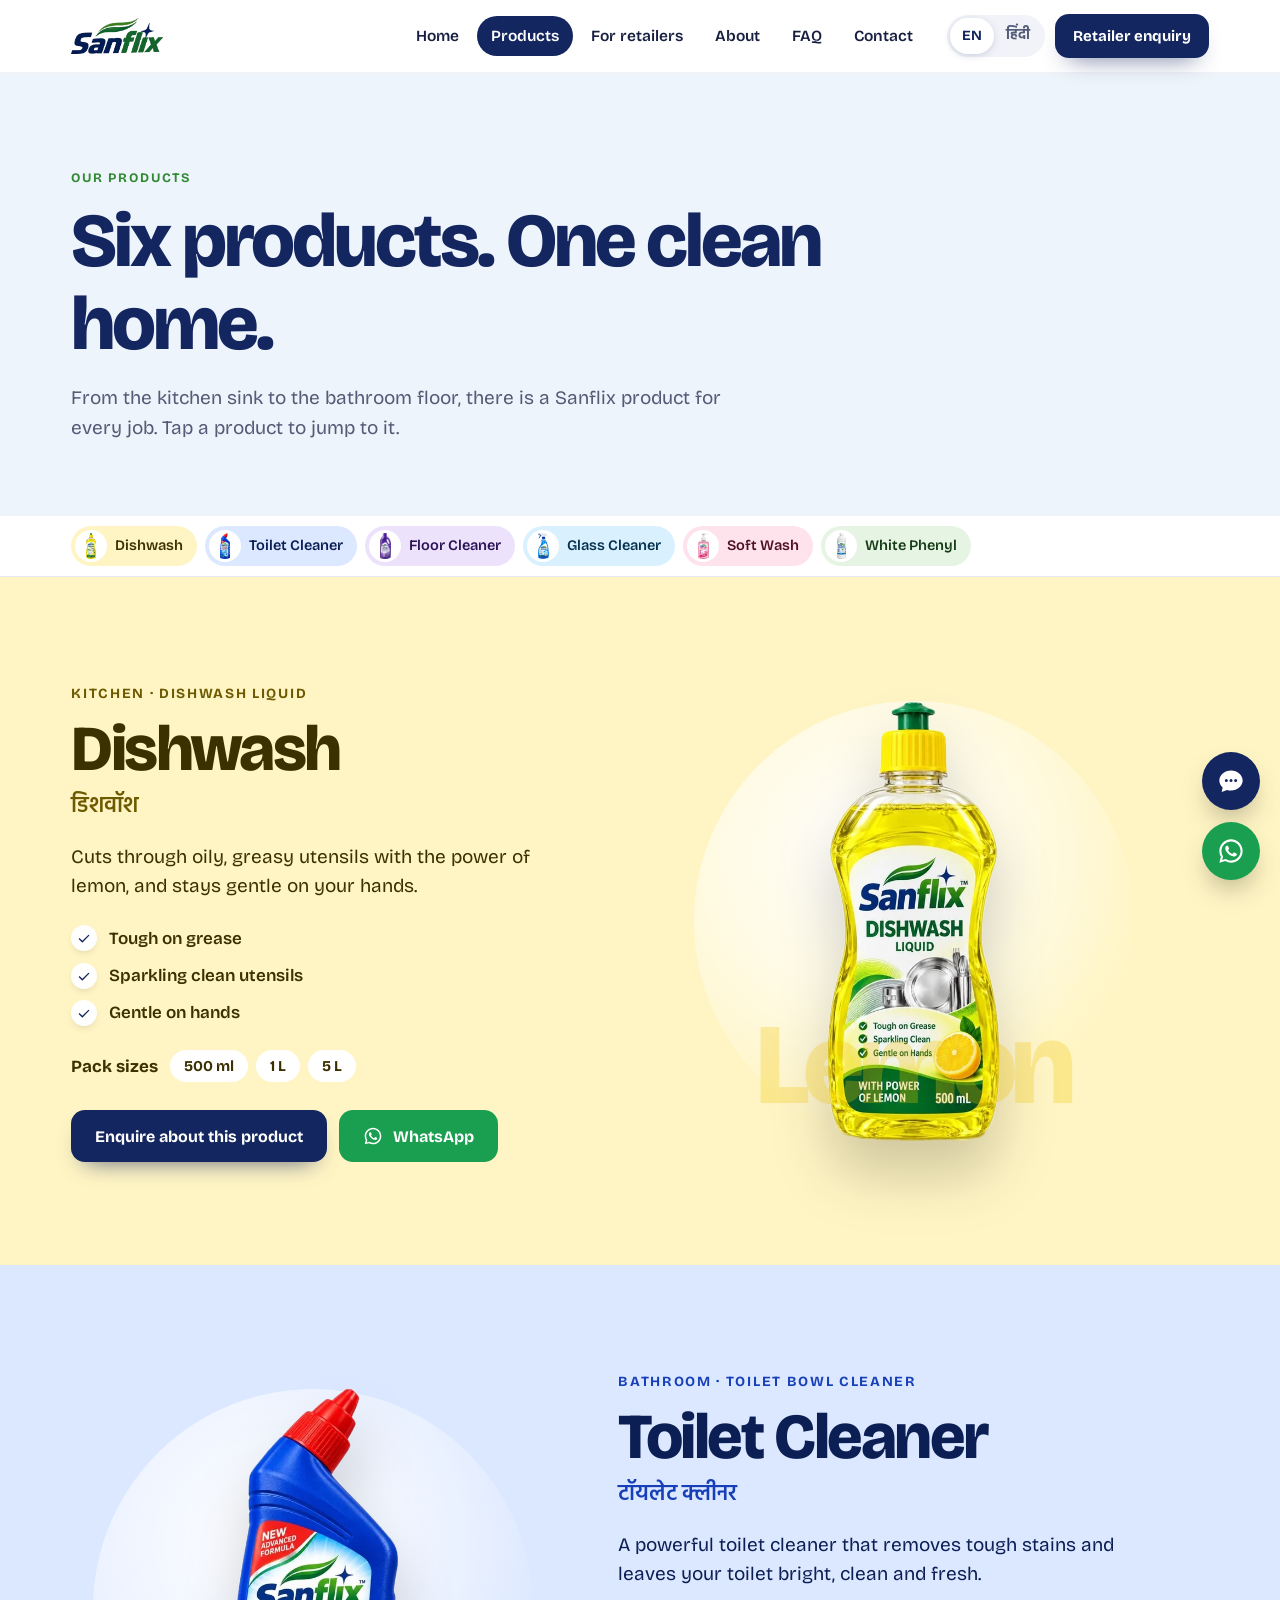
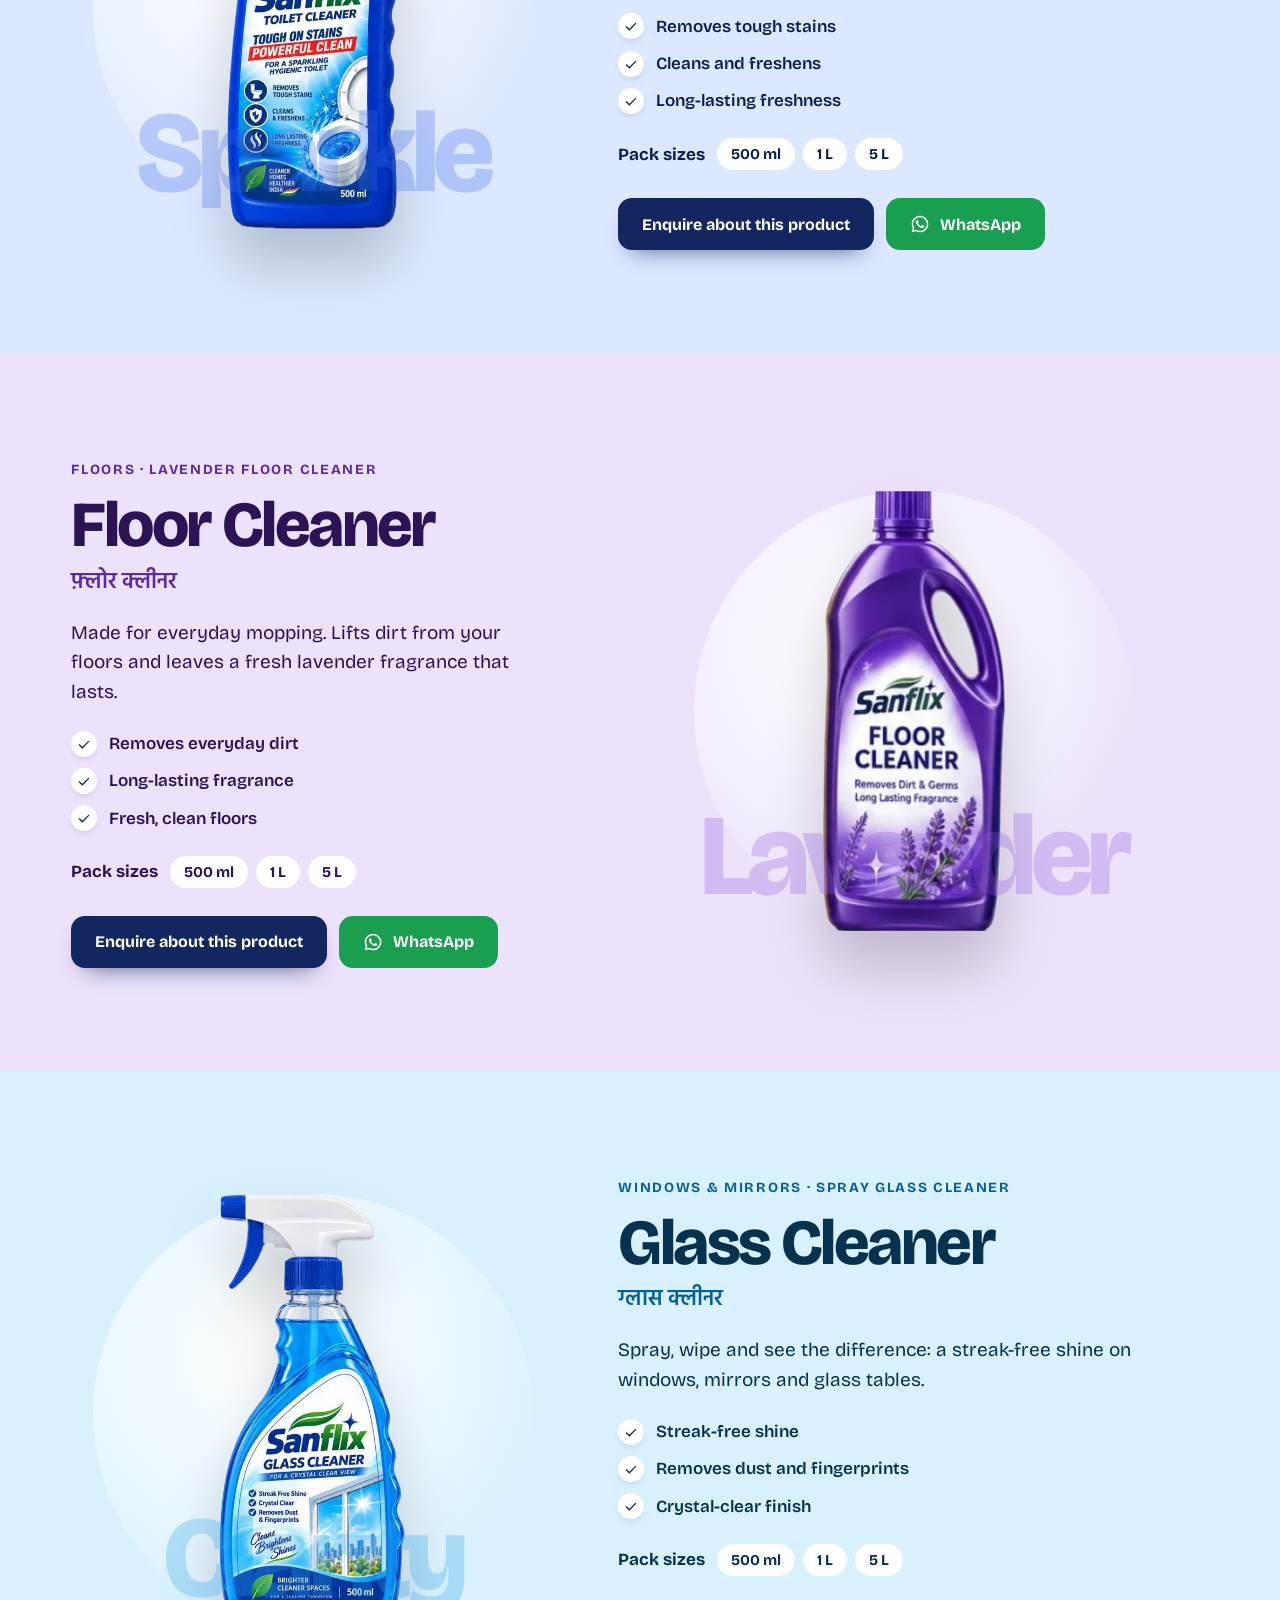
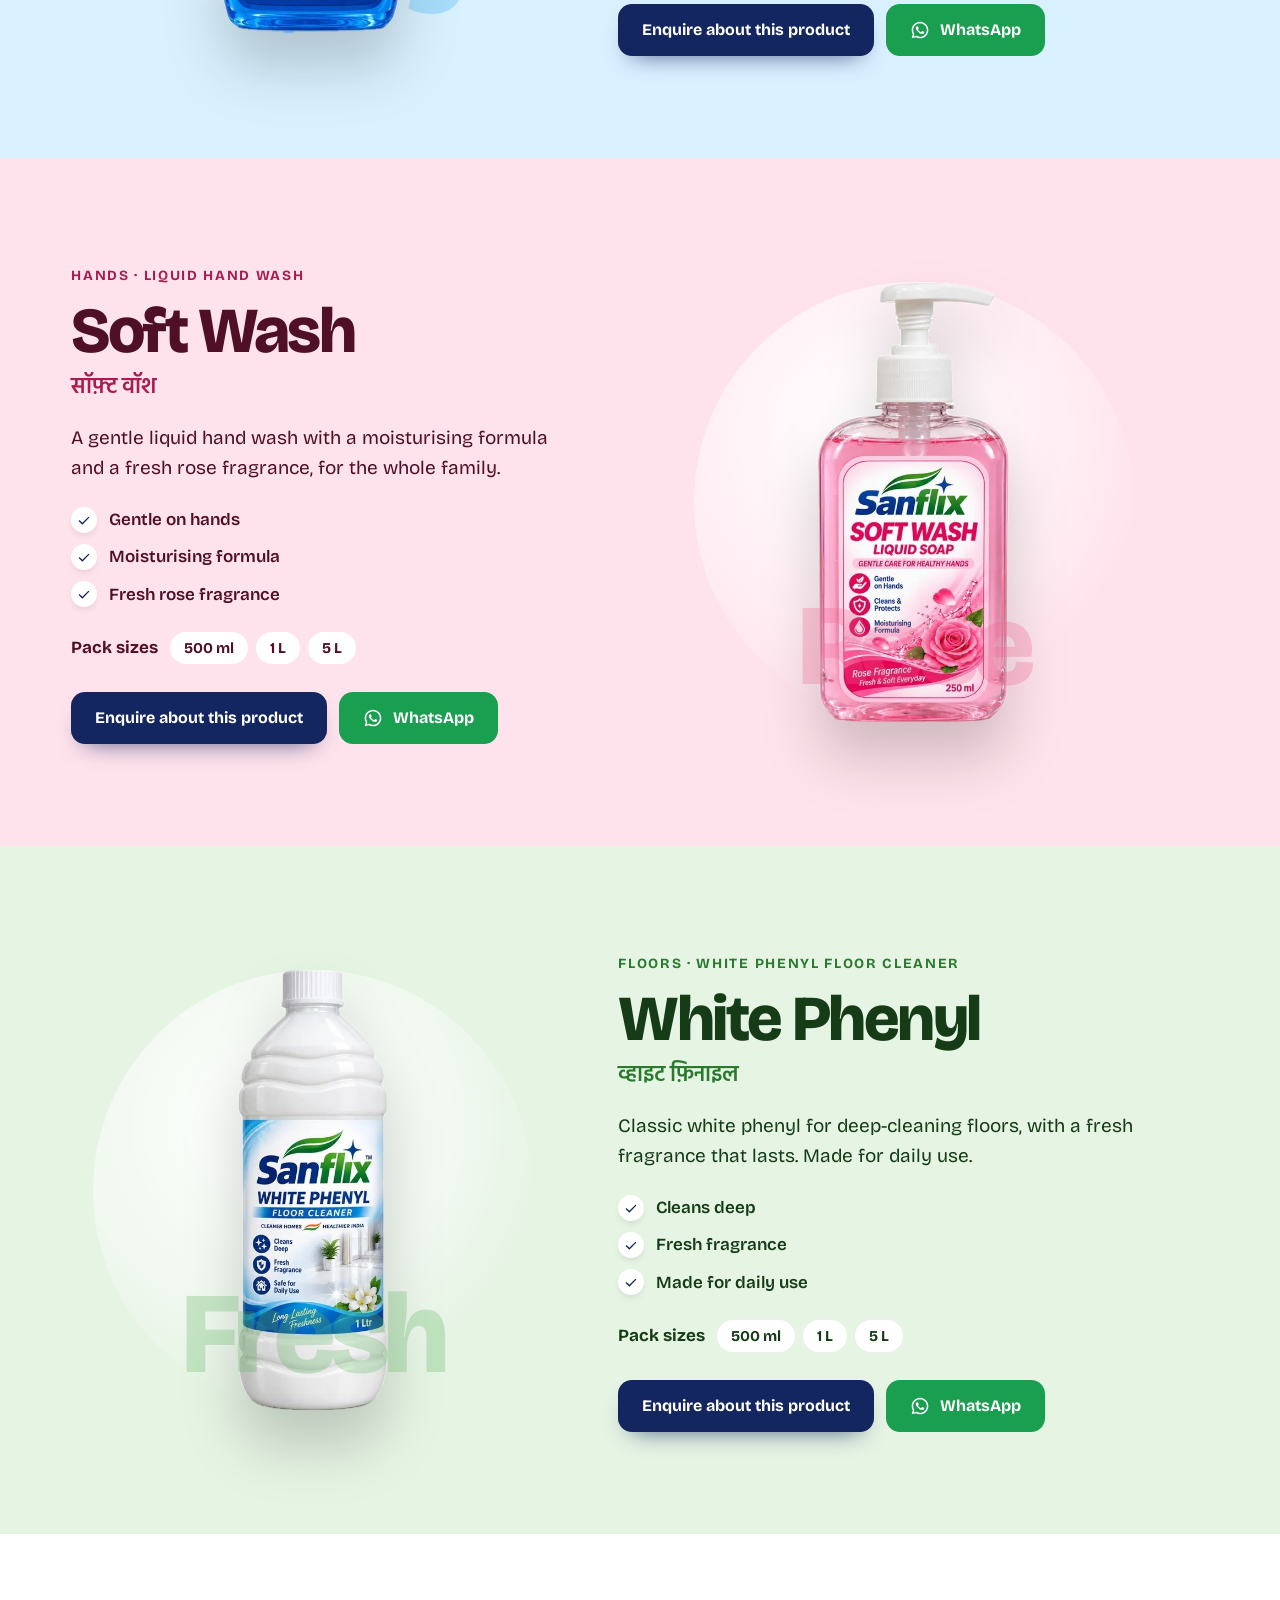
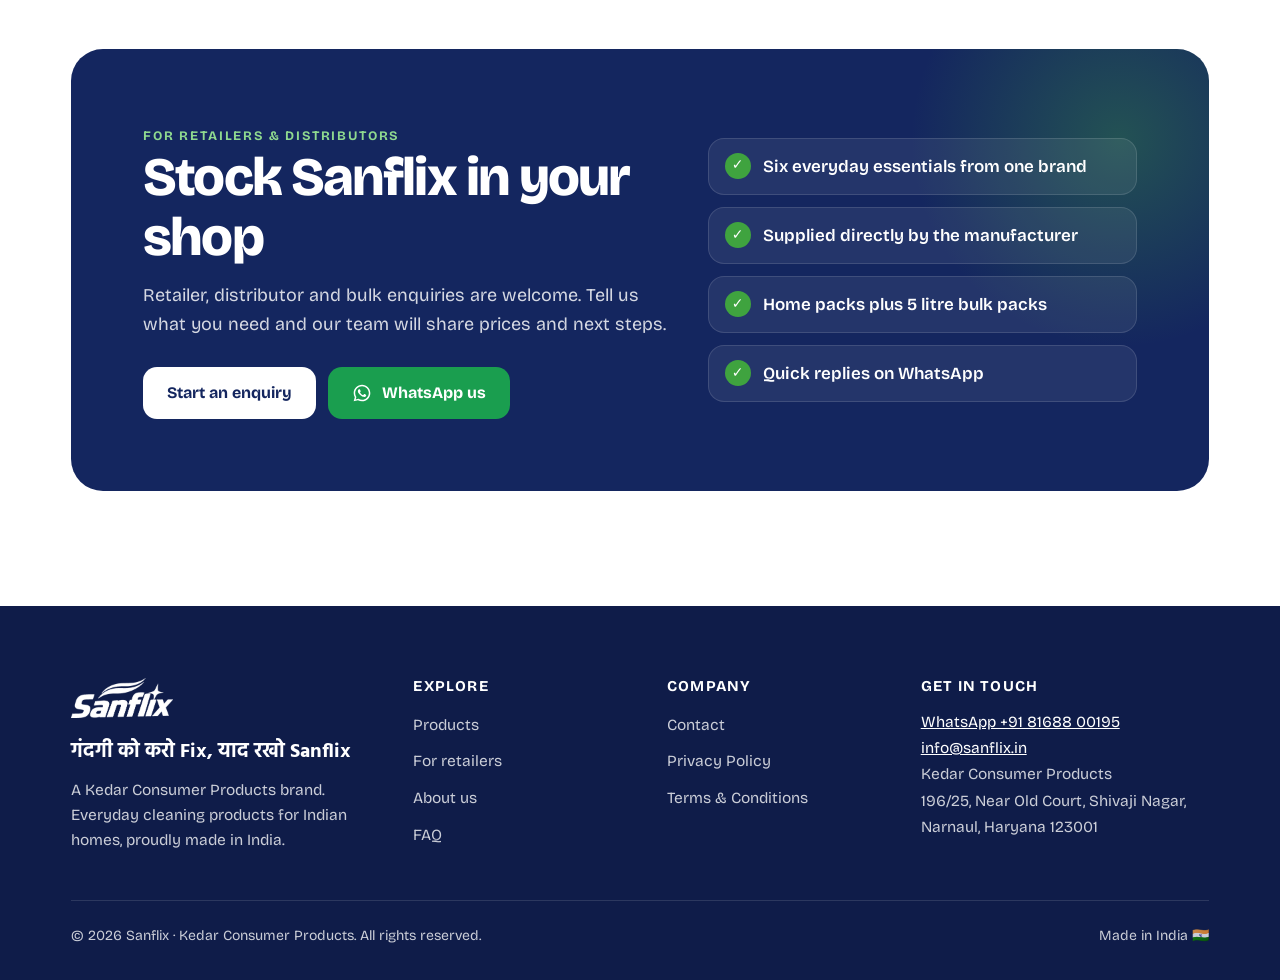
<file: products.html>
<!DOCTYPE html>
<html lang="en">
<head>
<meta charset="UTF-8">
<meta name="viewport" content="width=device-width, initial-scale=1.0">
<title>Products | Sanflix Cleaning Range</title>
<meta name="description" content="The Sanflix range: Dishwash, Toilet Cleaner, Floor Cleaner, Glass Cleaner, Soft Wash liquid hand wash and White Phenyl, in 500 ml, 1 L and 5 L packs.">
<link rel="canonical" href="https://sanflix.in/products.html">
<meta name="theme-color" content="#14265f">
<meta property="og:type" content="website">
<meta property="og:site_name" content="Sanflix">
<meta property="og:title" content="Products | Sanflix Cleaning Range">
<meta property="og:description" content="The Sanflix range: Dishwash, Toilet Cleaner, Floor Cleaner, Glass Cleaner, Soft Wash liquid hand wash and White Phenyl, in 500 ml, 1 L and 5 L packs.">
<meta property="og:url" content="https://sanflix.in/products.html">
<meta property="og:image" content="https://sanflix.in/assets/og-image.jpg">
<meta name="twitter:card" content="summary_large_image">
<script>(function(){var d=document.documentElement;d.classList.add('js');try{if(localStorage.getItem('sanflix-lang')==='hi'){d.dataset.lang='hi';d.lang='hi';}}catch(e){}})();</script>
<link rel="preconnect" href="https://fonts.googleapis.com">
<link rel="preconnect" href="https://fonts.gstatic.com" crossorigin>
<link href="https://fonts.googleapis.com/css2?family=Bricolage+Grotesque:opsz,wght@12..96,500;12..96,600;12..96,700;12..96,800&family=Hind:wght@400;500;600;700&display=swap" rel="stylesheet">
<link rel="icon" type="image/x-icon" href="assets/favicon.ico">
<link rel="icon" type="image/png" sizes="32x32" href="assets/favicon-32.png">
<link rel="icon" type="image/png" sizes="16x16" href="assets/favicon-16.png">
<link rel="apple-touch-icon" sizes="180x180" href="assets/apple-touch-icon.png">
<link rel="stylesheet" href="style.css?v=3">
<!-- Google tag (gtag.js) -->
<script async src="https://www.googletagmanager.com/gtag/js?id=G-ZH7ZVCZYS8"></script>
<script>
  window.dataLayer = window.dataLayer || [];
  function gtag(){dataLayer.push(arguments);}
  gtag('js', new Date());
  gtag('config', 'G-ZH7ZVCZYS8');
</script>
</head>
<body>
<a href="#main" class="skip-link"><span class="t-en">Skip to content</span><span class="t-hi" lang="hi">सीधे सामग्री पर जाएँ</span></a>

<header class="site-header">
  <div class="wrap">
    <a href="index.html" class="logo"><img src="assets/sanflix-logo.webp" alt="Sanflix home" width="92" height="36"></a>
    <nav class="main-nav" id="main-nav" aria-label="Main">
      <ul>
        <li><a href="index.html"><span class="t-en">Home</span><span class="t-hi" lang="hi">होम</span></a></li>
        <li><a href="products.html" aria-current="page"><span class="t-en">Products</span><span class="t-hi" lang="hi">प्रोडक्ट्स</span></a></li>
        <li><a href="retailers.html"><span class="t-en">For retailers</span><span class="t-hi" lang="hi">रिटेलर के लिए</span></a></li>
        <li><a href="about.html"><span class="t-en">About</span><span class="t-hi" lang="hi">हमारे बारे में</span></a></li>
        <li><a href="faq.html"><span class="t-en">FAQ</span><span class="t-hi" lang="hi">सवाल-जवाब</span></a></li>
        <li><a href="contact.html"><span class="t-en">Contact</span><span class="t-hi" lang="hi">संपर्क</span></a></li>
      </ul>
    </nav>
    <div class="header-tools">
      <div class="lang-toggle" role="group" aria-label="Language / भाषा">
        <button type="button" data-lang="en" aria-pressed="true">EN</button>
        <button type="button" data-lang="hi" aria-pressed="false" lang="hi" class="hi-font">हिंदी</button>
      </div>
      <a href="retailers.html#enquiry" class="btn btn-dark header-cta"><span class="t-en">Retailer enquiry</span><span class="t-hi" lang="hi">रिटेलर एन्क्वायरी</span></a>
      <button type="button" class="menu-toggle" aria-controls="main-nav" aria-expanded="false" aria-label="Menu"><span></span></button>
    </div>
  </div>
</header>

<main id="main">

<section class="page-hero">
  <div class="wrap">
    <span class="eyebrow"><span class="t-en">Our products</span><span class="t-hi" lang="hi">हमारे प्रोडक्ट</span></span>
    <h1><span class="t-en">Six products. One clean home.</span><span class="t-hi" lang="hi">छह प्रोडक्ट। एक साफ़ घर।</span></h1>
    <p><span class="t-en">From the kitchen sink to the bathroom floor, there is a Sanflix product for every job. Tap a product to jump to it.</span><span class="t-hi" lang="hi">रसोई के सिंक से बाथरूम के फ़र्श तक, हर काम के लिए एक Sanflix प्रोडक्ट। किसी भी प्रोडक्ट पर टैप करके सीधे वहाँ जाएँ।</span></p>
  </div>
</section>
<nav class="chips" aria-label="Products">
  <div class="wrap">
      <a class="w-dishwash" href="#dishwash"><img src="assets/bottles/dishwash.webp" alt="" width="32" height="32" loading="lazy"><span class="t-en">Dishwash</span><span class="t-hi" lang="hi">डिशवॉश</span></a>
      <a class="w-toilet" href="#toilet"><img src="assets/bottles/toilet.webp" alt="" width="32" height="32" loading="lazy"><span class="t-en">Toilet Cleaner</span><span class="t-hi" lang="hi">टॉयलेट क्लीनर</span></a>
      <a class="w-floor" href="#floor"><img src="assets/bottles/floor.webp" alt="" width="32" height="32" loading="lazy"><span class="t-en">Floor Cleaner</span><span class="t-hi" lang="hi">फ़्लोर क्लीनर</span></a>
      <a class="w-glass" href="#glass"><img src="assets/bottles/glass.webp" alt="" width="32" height="32" loading="lazy"><span class="t-en">Glass Cleaner</span><span class="t-hi" lang="hi">ग्लास क्लीनर</span></a>
      <a class="w-softwash" href="#softwash"><img src="assets/bottles/softwash.webp" alt="" width="32" height="32" loading="lazy"><span class="t-en">Soft Wash</span><span class="t-hi" lang="hi">सॉफ़्ट वॉश</span></a>
      <a class="w-phenyl" href="#phenyl"><img src="assets/bottles/phenyl.webp" alt="" width="32" height="32" loading="lazy"><span class="t-en">White Phenyl</span><span class="t-hi" lang="hi">व्हाइट फ़िनाइल</span></a>
  </div>
</nav>
<section class="product w-dishwash" id="dishwash" aria-labelledby="h-dishwash">
  <div class="wrap">
    <div class="p-visual reveal">
      <img src="assets/bottles/dishwash.webp" alt="Sanflix Dishwash bottle" fetchpriority="high">
      <span class="p-word" aria-hidden="true">Lemon</span>
    </div>
    <div class="p-info reveal">
      <span class="p-tag"><span class="t-en">Kitchen</span><span class="t-hi" lang="hi">रसोई</span> · <span class="t-en">Dishwash liquid</span><span class="t-hi" lang="hi">बर्तन धोने का लिक्विड</span></span>
      <h2 id="h-dishwash">Dishwash</h2>
      <p class="p-hindi" lang="hi">डिशवॉश</p>
      <p class="p-desc"><span class="t-en">Cuts through oily, greasy utensils with the power of lemon, and stays gentle on your hands.</span><span class="t-hi" lang="hi">नींबू की ताक़त से तेल और चिकनाई वाले बर्तन साफ़ करे, और हाथों पर नरम रहे।</span></p>
      <ul class="benefits">
          <li><span class="t-en">Tough on grease</span><span class="t-hi" lang="hi">चिकनाई पर सख़्त</span></li>
          <li><span class="t-en">Sparkling clean utensils</span><span class="t-hi" lang="hi">चमचमाते बर्तन</span></li>
          <li><span class="t-en">Gentle on hands</span><span class="t-hi" lang="hi">हाथों पर नरम</span></li>
      </ul>
      <div class="sizes"><span><span class="t-en">Pack sizes</span><span class="t-hi" lang="hi">पैक साइज़</span></span><span class="size">500 ml</span><span class="size">1 L</span><span class="size">5 L</span></div>
      <div class="ctas">
        <a class="btn btn-dark" href="contact.html?product=Dishwash#enquiry"><span class="t-en">Enquire about this product</span><span class="t-hi" lang="hi">इस प्रोडक्ट के बारे में पूछें</span></a>
        <a class="btn btn-wa" href="https://wa.me/918168800195?text=Hi%20Sanflix%2C%20I%20would%20like%20to%20know%20more%20about%20Dishwash." target="_blank" rel="noopener"><svg viewBox="0 0 24 24" aria-hidden="true"><path d="M12.04 2C6.5 2 2.02 6.48 2.02 12c0 1.77.46 3.5 1.34 5.02L2 22l5.1-1.34A9.96 9.96 0 0 0 12.04 22C17.56 22 22 17.52 22 12S17.56 2 12.04 2zm0 18.2c-1.5 0-2.97-.4-4.25-1.16l-.3-.18-3.03.8.81-2.95-.2-.31A8.2 8.2 0 0 1 3.84 12c0-4.52 3.68-8.2 8.2-8.2 4.51 0 8.14 3.68 8.14 8.2s-3.63 8.2-8.14 8.2zm4.5-6.14c-.25-.12-1.46-.72-1.69-.8-.23-.08-.39-.12-.55.12-.17.25-.64.8-.78.97-.14.16-.29.18-.53.06-.25-.12-1.04-.38-1.98-1.22-.73-.65-1.23-1.46-1.37-1.7-.14-.25-.02-.38.11-.5.11-.11.25-.29.37-.43.12-.15.16-.25.25-.41.08-.17.04-.31-.02-.43-.06-.12-.55-1.33-.76-1.82-.2-.48-.4-.41-.55-.42h-.47c-.16 0-.43.06-.66.31-.22.25-.86.84-.86 2.05 0 1.21.88 2.38 1 2.54.12.17 1.73 2.64 4.2 3.7.59.26 1.05.41 1.4.52.59.19 1.13.16 1.55.1.47-.07 1.46-.6 1.66-1.17.21-.58.21-1.07.14-1.17-.06-.1-.22-.16-.47-.29z"/></svg>WhatsApp</a>
      </div>
    </div>
  </div>
</section>
<section class="product w-toilet" id="toilet" aria-labelledby="h-toilet">
  <div class="wrap">
    <div class="p-visual reveal">
      <img src="assets/bottles/toilet.webp" alt="Sanflix Toilet Cleaner bottle" loading="lazy">
      <span class="p-word" aria-hidden="true">Sparkle</span>
    </div>
    <div class="p-info reveal">
      <span class="p-tag"><span class="t-en">Bathroom</span><span class="t-hi" lang="hi">बाथरूम</span> · <span class="t-en">Toilet bowl cleaner</span><span class="t-hi" lang="hi">टॉयलेट बाउल क्लीनर</span></span>
      <h2 id="h-toilet">Toilet Cleaner</h2>
      <p class="p-hindi" lang="hi">टॉयलेट क्लीनर</p>
      <p class="p-desc"><span class="t-en">A powerful toilet cleaner that removes tough stains and leaves your toilet bright, clean and fresh.</span><span class="t-hi" lang="hi">दमदार टॉयलेट क्लीनर जो ज़िद्दी दाग़ हटाए और टॉयलेट को चमकदार, साफ़ और ताज़ा रखे।</span></p>
      <ul class="benefits">
          <li><span class="t-en">Removes tough stains</span><span class="t-hi" lang="hi">ज़िद्दी दाग़ हटाए</span></li>
          <li><span class="t-en">Cleans and freshens</span><span class="t-hi" lang="hi">साफ़ करे और ताज़गी दे</span></li>
          <li><span class="t-en">Long-lasting freshness</span><span class="t-hi" lang="hi">देर तक ताज़गी</span></li>
      </ul>
      <div class="sizes"><span><span class="t-en">Pack sizes</span><span class="t-hi" lang="hi">पैक साइज़</span></span><span class="size">500 ml</span><span class="size">1 L</span><span class="size">5 L</span></div>
      <div class="ctas">
        <a class="btn btn-dark" href="contact.html?product=Toilet%20Cleaner#enquiry"><span class="t-en">Enquire about this product</span><span class="t-hi" lang="hi">इस प्रोडक्ट के बारे में पूछें</span></a>
        <a class="btn btn-wa" href="https://wa.me/918168800195?text=Hi%20Sanflix%2C%20I%20would%20like%20to%20know%20more%20about%20Toilet%20Cleaner." target="_blank" rel="noopener"><svg viewBox="0 0 24 24" aria-hidden="true"><path d="M12.04 2C6.5 2 2.02 6.48 2.02 12c0 1.77.46 3.5 1.34 5.02L2 22l5.1-1.34A9.96 9.96 0 0 0 12.04 22C17.56 22 22 17.52 22 12S17.56 2 12.04 2zm0 18.2c-1.5 0-2.97-.4-4.25-1.16l-.3-.18-3.03.8.81-2.95-.2-.31A8.2 8.2 0 0 1 3.84 12c0-4.52 3.68-8.2 8.2-8.2 4.51 0 8.14 3.68 8.14 8.2s-3.63 8.2-8.14 8.2zm4.5-6.14c-.25-.12-1.46-.72-1.69-.8-.23-.08-.39-.12-.55.12-.17.25-.64.8-.78.97-.14.16-.29.18-.53.06-.25-.12-1.04-.38-1.98-1.22-.73-.65-1.23-1.46-1.37-1.7-.14-.25-.02-.38.11-.5.11-.11.25-.29.37-.43.12-.15.16-.25.25-.41.08-.17.04-.31-.02-.43-.06-.12-.55-1.33-.76-1.82-.2-.48-.4-.41-.55-.42h-.47c-.16 0-.43.06-.66.31-.22.25-.86.84-.86 2.05 0 1.21.88 2.38 1 2.54.12.17 1.73 2.64 4.2 3.7.59.26 1.05.41 1.4.52.59.19 1.13.16 1.55.1.47-.07 1.46-.6 1.66-1.17.21-.58.21-1.07.14-1.17-.06-.1-.22-.16-.47-.29z"/></svg>WhatsApp</a>
      </div>
    </div>
  </div>
</section>
<section class="product w-floor" id="floor" aria-labelledby="h-floor">
  <div class="wrap">
    <div class="p-visual reveal">
      <img src="assets/bottles/floor.webp" alt="Sanflix Floor Cleaner bottle" loading="lazy">
      <span class="p-word" aria-hidden="true">Lavender</span>
    </div>
    <div class="p-info reveal">
      <span class="p-tag"><span class="t-en">Floors</span><span class="t-hi" lang="hi">फ़र्श</span> · <span class="t-en">Lavender floor cleaner</span><span class="t-hi" lang="hi">लैवेंडर फ़्लोर क्लीनर</span></span>
      <h2 id="h-floor">Floor Cleaner</h2>
      <p class="p-hindi" lang="hi">फ़्लोर क्लीनर</p>
      <p class="p-desc"><span class="t-en">Made for everyday mopping. Lifts dirt from your floors and leaves a fresh lavender fragrance that lasts.</span><span class="t-hi" lang="hi">रोज़ के पोंछे के लिए बना। फ़र्श की गंदगी हटाए और देर तक रहने वाली लैवेंडर ख़ुशबू छोड़े।</span></p>
      <ul class="benefits">
          <li><span class="t-en">Removes everyday dirt</span><span class="t-hi" lang="hi">रोज़ की गंदगी हटाए</span></li>
          <li><span class="t-en">Long-lasting fragrance</span><span class="t-hi" lang="hi">देर तक रहने वाली ख़ुशबू</span></li>
          <li><span class="t-en">Fresh, clean floors</span><span class="t-hi" lang="hi">साफ़ और ताज़ा फ़र्श</span></li>
      </ul>
      <div class="sizes"><span><span class="t-en">Pack sizes</span><span class="t-hi" lang="hi">पैक साइज़</span></span><span class="size">500 ml</span><span class="size">1 L</span><span class="size">5 L</span></div>
      <div class="ctas">
        <a class="btn btn-dark" href="contact.html?product=Floor%20Cleaner#enquiry"><span class="t-en">Enquire about this product</span><span class="t-hi" lang="hi">इस प्रोडक्ट के बारे में पूछें</span></a>
        <a class="btn btn-wa" href="https://wa.me/918168800195?text=Hi%20Sanflix%2C%20I%20would%20like%20to%20know%20more%20about%20Floor%20Cleaner." target="_blank" rel="noopener"><svg viewBox="0 0 24 24" aria-hidden="true"><path d="M12.04 2C6.5 2 2.02 6.48 2.02 12c0 1.77.46 3.5 1.34 5.02L2 22l5.1-1.34A9.96 9.96 0 0 0 12.04 22C17.56 22 22 17.52 22 12S17.56 2 12.04 2zm0 18.2c-1.5 0-2.97-.4-4.25-1.16l-.3-.18-3.03.8.81-2.95-.2-.31A8.2 8.2 0 0 1 3.84 12c0-4.52 3.68-8.2 8.2-8.2 4.51 0 8.14 3.68 8.14 8.2s-3.63 8.2-8.14 8.2zm4.5-6.14c-.25-.12-1.46-.72-1.69-.8-.23-.08-.39-.12-.55.12-.17.25-.64.8-.78.97-.14.16-.29.18-.53.06-.25-.12-1.04-.38-1.98-1.22-.73-.65-1.23-1.46-1.37-1.7-.14-.25-.02-.38.11-.5.11-.11.25-.29.37-.43.12-.15.16-.25.25-.41.08-.17.04-.31-.02-.43-.06-.12-.55-1.33-.76-1.82-.2-.48-.4-.41-.55-.42h-.47c-.16 0-.43.06-.66.31-.22.25-.86.84-.86 2.05 0 1.21.88 2.38 1 2.54.12.17 1.73 2.64 4.2 3.7.59.26 1.05.41 1.4.52.59.19 1.13.16 1.55.1.47-.07 1.46-.6 1.66-1.17.21-.58.21-1.07.14-1.17-.06-.1-.22-.16-.47-.29z"/></svg>WhatsApp</a>
      </div>
    </div>
  </div>
</section>
<section class="product w-glass" id="glass" aria-labelledby="h-glass">
  <div class="wrap">
    <div class="p-visual reveal">
      <img src="assets/bottles/glass.webp" alt="Sanflix Glass Cleaner bottle" loading="lazy">
      <span class="p-word" aria-hidden="true">Clarity</span>
    </div>
    <div class="p-info reveal">
      <span class="p-tag"><span class="t-en">Windows & mirrors</span><span class="t-hi" lang="hi">खिड़की और शीशे</span> · <span class="t-en">Spray glass cleaner</span><span class="t-hi" lang="hi">स्प्रे ग्लास क्लीनर</span></span>
      <h2 id="h-glass">Glass Cleaner</h2>
      <p class="p-hindi" lang="hi">ग्लास क्लीनर</p>
      <p class="p-desc"><span class="t-en">Spray, wipe and see the difference: a streak-free shine on windows, mirrors and glass tables.</span><span class="t-hi" lang="hi">स्प्रे करें, पोंछें और फ़र्क़ देखें: खिड़कियों, आईनों और काँच की मेज़ पर बिना धारियों की चमक।</span></p>
      <ul class="benefits">
          <li><span class="t-en">Streak-free shine</span><span class="t-hi" lang="hi">बिना धारियों की चमक</span></li>
          <li><span class="t-en">Removes dust and fingerprints</span><span class="t-hi" lang="hi">धूल और उँगलियों के निशान हटाए</span></li>
          <li><span class="t-en">Crystal-clear finish</span><span class="t-hi" lang="hi">एकदम साफ़ शीशा</span></li>
      </ul>
      <div class="sizes"><span><span class="t-en">Pack sizes</span><span class="t-hi" lang="hi">पैक साइज़</span></span><span class="size">500 ml</span><span class="size">1 L</span><span class="size">5 L</span></div>
      <div class="ctas">
        <a class="btn btn-dark" href="contact.html?product=Glass%20Cleaner#enquiry"><span class="t-en">Enquire about this product</span><span class="t-hi" lang="hi">इस प्रोडक्ट के बारे में पूछें</span></a>
        <a class="btn btn-wa" href="https://wa.me/918168800195?text=Hi%20Sanflix%2C%20I%20would%20like%20to%20know%20more%20about%20Glass%20Cleaner." target="_blank" rel="noopener"><svg viewBox="0 0 24 24" aria-hidden="true"><path d="M12.04 2C6.5 2 2.02 6.48 2.02 12c0 1.77.46 3.5 1.34 5.02L2 22l5.1-1.34A9.96 9.96 0 0 0 12.04 22C17.56 22 22 17.52 22 12S17.56 2 12.04 2zm0 18.2c-1.5 0-2.97-.4-4.25-1.16l-.3-.18-3.03.8.81-2.95-.2-.31A8.2 8.2 0 0 1 3.84 12c0-4.52 3.68-8.2 8.2-8.2 4.51 0 8.14 3.68 8.14 8.2s-3.63 8.2-8.14 8.2zm4.5-6.14c-.25-.12-1.46-.72-1.69-.8-.23-.08-.39-.12-.55.12-.17.25-.64.8-.78.97-.14.16-.29.18-.53.06-.25-.12-1.04-.38-1.98-1.22-.73-.65-1.23-1.46-1.37-1.7-.14-.25-.02-.38.11-.5.11-.11.25-.29.37-.43.12-.15.16-.25.25-.41.08-.17.04-.31-.02-.43-.06-.12-.55-1.33-.76-1.82-.2-.48-.4-.41-.55-.42h-.47c-.16 0-.43.06-.66.31-.22.25-.86.84-.86 2.05 0 1.21.88 2.38 1 2.54.12.17 1.73 2.64 4.2 3.7.59.26 1.05.41 1.4.52.59.19 1.13.16 1.55.1.47-.07 1.46-.6 1.66-1.17.21-.58.21-1.07.14-1.17-.06-.1-.22-.16-.47-.29z"/></svg>WhatsApp</a>
      </div>
    </div>
  </div>
</section>
<section class="product w-softwash" id="softwash" aria-labelledby="h-softwash">
  <div class="wrap">
    <div class="p-visual reveal">
      <img src="assets/bottles/softwash.webp" alt="Sanflix Soft Wash bottle" loading="lazy">
      <span class="p-word" aria-hidden="true">Rose</span>
    </div>
    <div class="p-info reveal">
      <span class="p-tag"><span class="t-en">Hands</span><span class="t-hi" lang="hi">हाथ</span> · <span class="t-en">Liquid hand wash</span><span class="t-hi" lang="hi">लिक्विड हैंड वॉश</span></span>
      <h2 id="h-softwash">Soft Wash</h2>
      <p class="p-hindi" lang="hi">सॉफ़्ट वॉश</p>
      <p class="p-desc"><span class="t-en">A gentle liquid hand wash with a moisturising formula and a fresh rose fragrance, for the whole family.</span><span class="t-hi" lang="hi">मॉइस्चराइज़िंग फ़ॉर्मूला और गुलाब की ताज़ा ख़ुशबू वाला कोमल लिक्विड हैंड वॉश, पूरे परिवार के लिए।</span></p>
      <ul class="benefits">
          <li><span class="t-en">Gentle on hands</span><span class="t-hi" lang="hi">हाथों पर कोमल</span></li>
          <li><span class="t-en">Moisturising formula</span><span class="t-hi" lang="hi">मॉइस्चराइज़िंग फ़ॉर्मूला</span></li>
          <li><span class="t-en">Fresh rose fragrance</span><span class="t-hi" lang="hi">गुलाब की ताज़ा ख़ुशबू</span></li>
      </ul>
      <div class="sizes"><span><span class="t-en">Pack sizes</span><span class="t-hi" lang="hi">पैक साइज़</span></span><span class="size">500 ml</span><span class="size">1 L</span><span class="size">5 L</span></div>
      <div class="ctas">
        <a class="btn btn-dark" href="contact.html?product=Soft%20Wash#enquiry"><span class="t-en">Enquire about this product</span><span class="t-hi" lang="hi">इस प्रोडक्ट के बारे में पूछें</span></a>
        <a class="btn btn-wa" href="https://wa.me/918168800195?text=Hi%20Sanflix%2C%20I%20would%20like%20to%20know%20more%20about%20Soft%20Wash." target="_blank" rel="noopener"><svg viewBox="0 0 24 24" aria-hidden="true"><path d="M12.04 2C6.5 2 2.02 6.48 2.02 12c0 1.77.46 3.5 1.34 5.02L2 22l5.1-1.34A9.96 9.96 0 0 0 12.04 22C17.56 22 22 17.52 22 12S17.56 2 12.04 2zm0 18.2c-1.5 0-2.97-.4-4.25-1.16l-.3-.18-3.03.8.81-2.95-.2-.31A8.2 8.2 0 0 1 3.84 12c0-4.52 3.68-8.2 8.2-8.2 4.51 0 8.14 3.68 8.14 8.2s-3.63 8.2-8.14 8.2zm4.5-6.14c-.25-.12-1.46-.72-1.69-.8-.23-.08-.39-.12-.55.12-.17.25-.64.8-.78.97-.14.16-.29.18-.53.06-.25-.12-1.04-.38-1.98-1.22-.73-.65-1.23-1.46-1.37-1.7-.14-.25-.02-.38.11-.5.11-.11.25-.29.37-.43.12-.15.16-.25.25-.41.08-.17.04-.31-.02-.43-.06-.12-.55-1.33-.76-1.82-.2-.48-.4-.41-.55-.42h-.47c-.16 0-.43.06-.66.31-.22.25-.86.84-.86 2.05 0 1.21.88 2.38 1 2.54.12.17 1.73 2.64 4.2 3.7.59.26 1.05.41 1.4.52.59.19 1.13.16 1.55.1.47-.07 1.46-.6 1.66-1.17.21-.58.21-1.07.14-1.17-.06-.1-.22-.16-.47-.29z"/></svg>WhatsApp</a>
      </div>
    </div>
  </div>
</section>
<section class="product w-phenyl" id="phenyl" aria-labelledby="h-phenyl">
  <div class="wrap">
    <div class="p-visual reveal">
      <img src="assets/bottles/phenyl.webp" alt="Sanflix White Phenyl bottle" loading="lazy">
      <span class="p-word" aria-hidden="true">Fresh</span>
    </div>
    <div class="p-info reveal">
      <span class="p-tag"><span class="t-en">Floors</span><span class="t-hi" lang="hi">फ़र्श</span> · <span class="t-en">White phenyl floor cleaner</span><span class="t-hi" lang="hi">व्हाइट फ़िनाइल फ़्लोर क्लीनर</span></span>
      <h2 id="h-phenyl">White Phenyl</h2>
      <p class="p-hindi" lang="hi">व्हाइट फ़िनाइल</p>
      <p class="p-desc"><span class="t-en">Classic white phenyl for deep-cleaning floors, with a fresh fragrance that lasts. Made for daily use.</span><span class="t-hi" lang="hi">फ़र्श की गहरी सफ़ाई के लिए भरोसेमंद व्हाइट फ़िनाइल, देर तक रहने वाली ताज़ा ख़ुशबू के साथ। रोज़ के इस्तेमाल के लिए।</span></p>
      <ul class="benefits">
          <li><span class="t-en">Cleans deep</span><span class="t-hi" lang="hi">गहरी सफ़ाई</span></li>
          <li><span class="t-en">Fresh fragrance</span><span class="t-hi" lang="hi">ताज़ा ख़ुशबू</span></li>
          <li><span class="t-en">Made for daily use</span><span class="t-hi" lang="hi">रोज़ के इस्तेमाल के लिए</span></li>
      </ul>
      <div class="sizes"><span><span class="t-en">Pack sizes</span><span class="t-hi" lang="hi">पैक साइज़</span></span><span class="size">500 ml</span><span class="size">1 L</span><span class="size">5 L</span></div>
      <div class="ctas">
        <a class="btn btn-dark" href="contact.html?product=White%20Phenyl#enquiry"><span class="t-en">Enquire about this product</span><span class="t-hi" lang="hi">इस प्रोडक्ट के बारे में पूछें</span></a>
        <a class="btn btn-wa" href="https://wa.me/918168800195?text=Hi%20Sanflix%2C%20I%20would%20like%20to%20know%20more%20about%20White%20Phenyl." target="_blank" rel="noopener"><svg viewBox="0 0 24 24" aria-hidden="true"><path d="M12.04 2C6.5 2 2.02 6.48 2.02 12c0 1.77.46 3.5 1.34 5.02L2 22l5.1-1.34A9.96 9.96 0 0 0 12.04 22C17.56 22 22 17.52 22 12S17.56 2 12.04 2zm0 18.2c-1.5 0-2.97-.4-4.25-1.16l-.3-.18-3.03.8.81-2.95-.2-.31A8.2 8.2 0 0 1 3.84 12c0-4.52 3.68-8.2 8.2-8.2 4.51 0 8.14 3.68 8.14 8.2s-3.63 8.2-8.14 8.2zm4.5-6.14c-.25-.12-1.46-.72-1.69-.8-.23-.08-.39-.12-.55.12-.17.25-.64.8-.78.97-.14.16-.29.18-.53.06-.25-.12-1.04-.38-1.98-1.22-.73-.65-1.23-1.46-1.37-1.7-.14-.25-.02-.38.11-.5.11-.11.25-.29.37-.43.12-.15.16-.25.25-.41.08-.17.04-.31-.02-.43-.06-.12-.55-1.33-.76-1.82-.2-.48-.4-.41-.55-.42h-.47c-.16 0-.43.06-.66.31-.22.25-.86.84-.86 2.05 0 1.21.88 2.38 1 2.54.12.17 1.73 2.64 4.2 3.7.59.26 1.05.41 1.4.52.59.19 1.13.16 1.55.1.47-.07 1.46-.6 1.66-1.17.21-.58.21-1.07.14-1.17-.06-.1-.22-.16-.47-.29z"/></svg>WhatsApp</a>
      </div>
    </div>
  </div>
</section>
<section class="section trade-section">
  <div class="wrap">
    <div class="trade reveal">
      <div>
        <span class="eyebrow"><span class="t-en">For retailers &amp; distributors</span><span class="t-hi" lang="hi">रिटेलर और डिस्ट्रीब्यूटर के लिए</span></span>
        <h2><span class="t-en">Stock Sanflix in your shop</span><span class="t-hi" lang="hi">अपनी दुकान में रखें Sanflix</span></h2>
        <p><span class="t-en">Retailer, distributor and bulk enquiries are welcome. Tell us what you need and our team will share prices and next steps.</span><span class="t-hi" lang="hi">रिटेलर, डिस्ट्रीब्यूटर और थोक एन्क्वायरी का स्वागत है। अपनी ज़रूरत बताएँ, हमारी टीम दाम और आगे की जानकारी भेजेगी।</span></p>
        <div class="ctas">
          <a href="retailers.html#enquiry" class="btn btn-light"><span class="t-en">Start an enquiry</span><span class="t-hi" lang="hi">एन्क्वायरी शुरू करें</span></a>
          <a href="https://wa.me/918168800195?text=Hi%20Sanflix%2C%20I%20would%20like%20to%20stock%20your%20products%20in%20my%20shop." class="btn btn-wa" target="_blank" rel="noopener"><svg viewBox="0 0 24 24" aria-hidden="true"><path d="M12.04 2C6.5 2 2.02 6.48 2.02 12c0 1.77.46 3.5 1.34 5.02L2 22l5.1-1.34A9.96 9.96 0 0 0 12.04 22C17.56 22 22 17.52 22 12S17.56 2 12.04 2zm0 18.2c-1.5 0-2.97-.4-4.25-1.16l-.3-.18-3.03.8.81-2.95-.2-.31A8.2 8.2 0 0 1 3.84 12c0-4.52 3.68-8.2 8.2-8.2 4.51 0 8.14 3.68 8.14 8.2s-3.63 8.2-8.14 8.2zm4.5-6.14c-.25-.12-1.46-.72-1.69-.8-.23-.08-.39-.12-.55.12-.17.25-.64.8-.78.97-.14.16-.29.18-.53.06-.25-.12-1.04-.38-1.98-1.22-.73-.65-1.23-1.46-1.37-1.7-.14-.25-.02-.38.11-.5.11-.11.25-.29.37-.43.12-.15.16-.25.25-.41.08-.17.04-.31-.02-.43-.06-.12-.55-1.33-.76-1.82-.2-.48-.4-.41-.55-.42h-.47c-.16 0-.43.06-.66.31-.22.25-.86.84-.86 2.05 0 1.21.88 2.38 1 2.54.12.17 1.73 2.64 4.2 3.7.59.26 1.05.41 1.4.52.59.19 1.13.16 1.55.1.47-.07 1.46-.6 1.66-1.17.21-.58.21-1.07.14-1.17-.06-.1-.22-.16-.47-.29z"/></svg><span class="t-en">WhatsApp us</span><span class="t-hi" lang="hi">WhatsApp करें</span></a>
        </div>
      </div>
      <ul class="ticks">
        <li><span class="t-en">Six everyday essentials from one brand</span><span class="t-hi" lang="hi">एक ही ब्रांड से रोज़ की छह ज़रूरी चीज़ें</span></li>
        <li><span class="t-en">Supplied directly by the manufacturer</span><span class="t-hi" lang="hi">सीधे निर्माता से सप्लाई</span></li>
        <li><span class="t-en">Home packs plus 5 litre bulk packs</span><span class="t-hi" lang="hi">घरेलू पैक के साथ 5 लीटर बल्क पैक</span></li>
        <li><span class="t-en">Quick replies on WhatsApp</span><span class="t-hi" lang="hi">WhatsApp पर जल्दी जवाब</span></li>
      </ul>
    </div>
  </div>
</section>

</main>

<footer class="site-footer">
  <div class="wrap">
    <div class="footer-top">
      <div class="footer-brand">
        <a href="index.html" class="logo"><img src="assets/sanflix-logo-white.webp" alt="Sanflix" width="102" height="40" loading="lazy"></a>
        <p class="footer-slogan" lang="hi">गंदगी को करो Fix, याद रखो Sanflix</p>
        <p class="footer-about"><span class="t-en">A Kedar Consumer Products brand. Everyday cleaning products for Indian homes, proudly made in India.</span><span class="t-hi" lang="hi">Kedar Consumer Products का ब्रांड। भारतीय घरों के लिए रोज़ की सफ़ाई के प्रोडक्ट, गर्व से भारत में बने।</span></p>
      </div>
      <div>
        <h4><span class="t-en">Explore</span><span class="t-hi" lang="hi">देखें</span></h4>
        <ul>
          <li><a href="products.html"><span class="t-en">Products</span><span class="t-hi" lang="hi">प्रोडक्ट्स</span></a></li>
          <li><a href="retailers.html"><span class="t-en">For retailers</span><span class="t-hi" lang="hi">रिटेलर के लिए</span></a></li>
          <li><a href="about.html"><span class="t-en">About us</span><span class="t-hi" lang="hi">हमारे बारे में</span></a></li>
          <li><a href="faq.html"><span class="t-en">FAQ</span><span class="t-hi" lang="hi">सवाल-जवाब</span></a></li>
        </ul>
      </div>
      <div>
        <h4><span class="t-en">Company</span><span class="t-hi" lang="hi">कंपनी</span></h4>
        <ul>
          <li><a href="contact.html"><span class="t-en">Contact</span><span class="t-hi" lang="hi">संपर्क</span></a></li>
          <li><a href="privacy.html"><span class="t-en">Privacy Policy</span><span class="t-hi" lang="hi">प्राइवेसी पॉलिसी</span></a></li>
          <li><a href="terms.html"><span class="t-en">Terms &amp; Conditions</span><span class="t-hi" lang="hi">नियम और शर्तें</span></a></li>
        </ul>
      </div>
      <div>
        <h4><span class="t-en">Get in touch</span><span class="t-hi" lang="hi">संपर्क करें</span></h4>
        <address>
          <a href="https://wa.me/918168800195?text=Hi%20Sanflix%2C%20I%20would%20like%20to%20know%20more%20about%20your%20products." target="_blank" rel="noopener">WhatsApp +91 81688 00195</a><br>
          <a href="mailto:info@sanflix.in">info@sanflix.in</a><br>
          <span class="t-en">Kedar Consumer Products</span><span class="t-hi" lang="hi">Kedar Consumer Products</span><br>
          <span class="t-en">196/25, Near Old Court, Shivaji Nagar, Narnaul, Haryana 123001</span><span class="t-hi" lang="hi">196/25, पुरानी कोर्ट के पास, शिवाजी नगर, नारनौल, हरियाणा 123001</span>
        </address>
      </div>
    </div>
    <div class="footer-bottom">
      <span>© 2026 Sanflix · Kedar Consumer Products. <span class="t-en">All rights reserved.</span><span class="t-hi" lang="hi">सर्वाधिकार सुरक्षित।</span></span>
      <span><span class="t-en">Made in India</span><span class="t-hi" lang="hi">भारत में निर्मित</span> 🇮🇳</span>
    </div>
  </div>
</footer>

<div class="float-actions">
  <button type="button" class="fab fab-chat" data-chat-open aria-controls="chat-panel" aria-expanded="false" aria-label="Open Sanflix Assistant"><svg viewBox="0 0 24 24" aria-hidden="true"><path d="M12 3C6.48 3 2 6.86 2 11.6c0 2.33 1.08 4.44 2.84 5.99L4 21.5l4.6-1.83c1.05.3 2.19.46 3.4.46 5.52 0 10-3.86 10-8.53S17.52 3 12 3zm-4 9.9a1.3 1.3 0 1 1 0-2.6 1.3 1.3 0 0 1 0 2.6zm4 0a1.3 1.3 0 1 1 0-2.6 1.3 1.3 0 0 1 0 2.6zm4 0a1.3 1.3 0 1 1 0-2.6 1.3 1.3 0 0 1 0 2.6z"/></svg></button>
  <a href="https://wa.me/918168800195?text=Hi%20Sanflix%2C%20I%20would%20like%20to%20know%20more%20about%20your%20products." class="fab fab-wa" target="_blank" rel="noopener" aria-label="Chat on WhatsApp"><svg viewBox="0 0 24 24" aria-hidden="true"><path d="M12.04 2C6.5 2 2.02 6.48 2.02 12c0 1.77.46 3.5 1.34 5.02L2 22l5.1-1.34A9.96 9.96 0 0 0 12.04 22C17.56 22 22 17.52 22 12S17.56 2 12.04 2zm0 18.2c-1.5 0-2.97-.4-4.25-1.16l-.3-.18-3.03.8.81-2.95-.2-.31A8.2 8.2 0 0 1 3.84 12c0-4.52 3.68-8.2 8.2-8.2 4.51 0 8.14 3.68 8.14 8.2s-3.63 8.2-8.14 8.2zm4.5-6.14c-.25-.12-1.46-.72-1.69-.8-.23-.08-.39-.12-.55.12-.17.25-.64.8-.78.97-.14.16-.29.18-.53.06-.25-.12-1.04-.38-1.98-1.22-.73-.65-1.23-1.46-1.37-1.7-.14-.25-.02-.38.11-.5.11-.11.25-.29.37-.43.12-.15.16-.25.25-.41.08-.17.04-.31-.02-.43-.06-.12-.55-1.33-.76-1.82-.2-.48-.4-.41-.55-.42h-.47c-.16 0-.43.06-.66.31-.22.25-.86.84-.86 2.05 0 1.21.88 2.38 1 2.54.12.17 1.73 2.64 4.2 3.7.59.26 1.05.41 1.4.52.59.19 1.13.16 1.55.1.47-.07 1.46-.6 1.66-1.17.21-.58.21-1.07.14-1.17-.06-.1-.22-.16-.47-.29z"/></svg></a>
</div>

<div class="mobile-bar">
  <a href="https://wa.me/918168800195?text=Hi%20Sanflix%2C%20I%20would%20like%20to%20know%20more%20about%20your%20products." class="btn btn-wa" target="_blank" rel="noopener"><svg viewBox="0 0 24 24" aria-hidden="true"><path d="M12.04 2C6.5 2 2.02 6.48 2.02 12c0 1.77.46 3.5 1.34 5.02L2 22l5.1-1.34A9.96 9.96 0 0 0 12.04 22C17.56 22 22 17.52 22 12S17.56 2 12.04 2zm0 18.2c-1.5 0-2.97-.4-4.25-1.16l-.3-.18-3.03.8.81-2.95-.2-.31A8.2 8.2 0 0 1 3.84 12c0-4.52 3.68-8.2 8.2-8.2 4.51 0 8.14 3.68 8.14 8.2s-3.63 8.2-8.14 8.2zm4.5-6.14c-.25-.12-1.46-.72-1.69-.8-.23-.08-.39-.12-.55.12-.17.25-.64.8-.78.97-.14.16-.29.18-.53.06-.25-.12-1.04-.38-1.98-1.22-.73-.65-1.23-1.46-1.37-1.7-.14-.25-.02-.38.11-.5.11-.11.25-.29.37-.43.12-.15.16-.25.25-.41.08-.17.04-.31-.02-.43-.06-.12-.55-1.33-.76-1.82-.2-.48-.4-.41-.55-.42h-.47c-.16 0-.43.06-.66.31-.22.25-.86.84-.86 2.05 0 1.21.88 2.38 1 2.54.12.17 1.73 2.64 4.2 3.7.59.26 1.05.41 1.4.52.59.19 1.13.16 1.55.1.47-.07 1.46-.6 1.66-1.17.21-.58.21-1.07.14-1.17-.06-.1-.22-.16-.47-.29z"/></svg><span class="t-en">WhatsApp</span><span class="t-hi" lang="hi">WhatsApp</span></a>
  <a href="retailers.html#enquiry" class="btn btn-dark"><span class="t-en">Enquire</span><span class="t-hi" lang="hi">एन्क्वायरी</span></a>
  <button type="button" class="fab fab-chat" data-chat-open aria-controls="chat-panel" aria-expanded="false" aria-label="Open Sanflix Assistant"><svg viewBox="0 0 24 24" aria-hidden="true"><path d="M12 3C6.48 3 2 6.86 2 11.6c0 2.33 1.08 4.44 2.84 5.99L4 21.5l4.6-1.83c1.05.3 2.19.46 3.4.46 5.52 0 10-3.86 10-8.53S17.52 3 12 3zm-4 9.9a1.3 1.3 0 1 1 0-2.6 1.3 1.3 0 0 1 0 2.6zm4 0a1.3 1.3 0 1 1 0-2.6 1.3 1.3 0 0 1 0 2.6zm4 0a1.3 1.3 0 1 1 0-2.6 1.3 1.3 0 0 1 0 2.6z"/></svg></button>
</div>

<div class="chat-panel" id="chat-panel" role="dialog" aria-label="Sanflix Assistant" hidden>
  <div class="chat-head"><span class="t-en">Sanflix Assistant</span><span class="t-hi" lang="hi">Sanflix असिस्टेंट</span><button type="button" data-chat-close aria-label="Close">×</button></div>
  <div class="chat-body" aria-live="polite"></div>
  <div class="chat-quick">
    <button type="button"><span class="t-en">Products</span><span class="t-hi" lang="hi">प्रोडक्ट</span></button>
    <button type="button"><span class="t-en">Prices</span><span class="t-hi" lang="hi">दाम</span></button>
    <button type="button"><span class="t-en">Become a retailer</span><span class="t-hi" lang="hi">रिटेलर बनें</span></button>
    <button type="button"><span class="t-en">Pack sizes</span><span class="t-hi" lang="hi">पैक साइज़</span></button>
  </div>
  <form class="chat-input">
    <input type="text" placeholder="Type your question…" data-hi-placeholder="अपना सवाल लिखें…" aria-label="Your question">
    <button type="submit"><span class="t-en">Send</span><span class="t-hi" lang="hi">भेजें</span></button>
  </form>
</div>

<script src="script.js?v=3" defer></script>
</body>
</html>
</file>
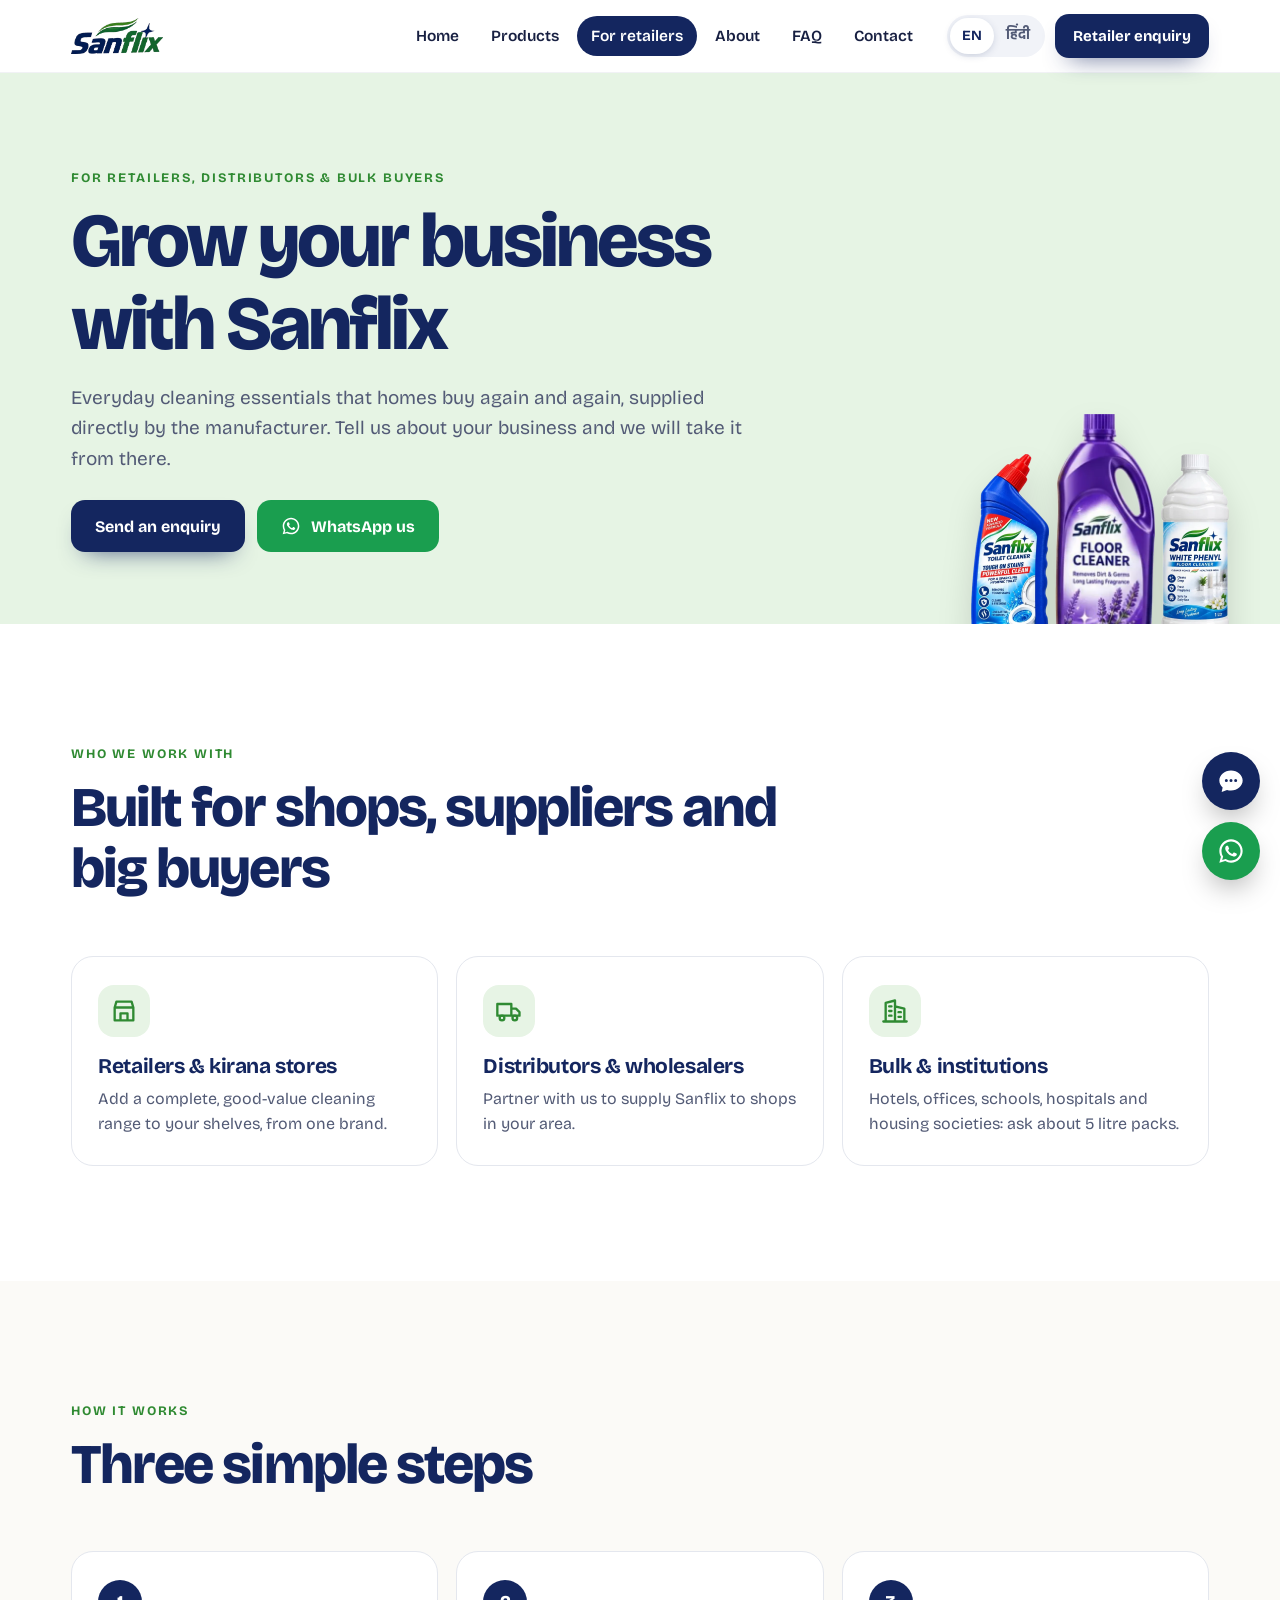
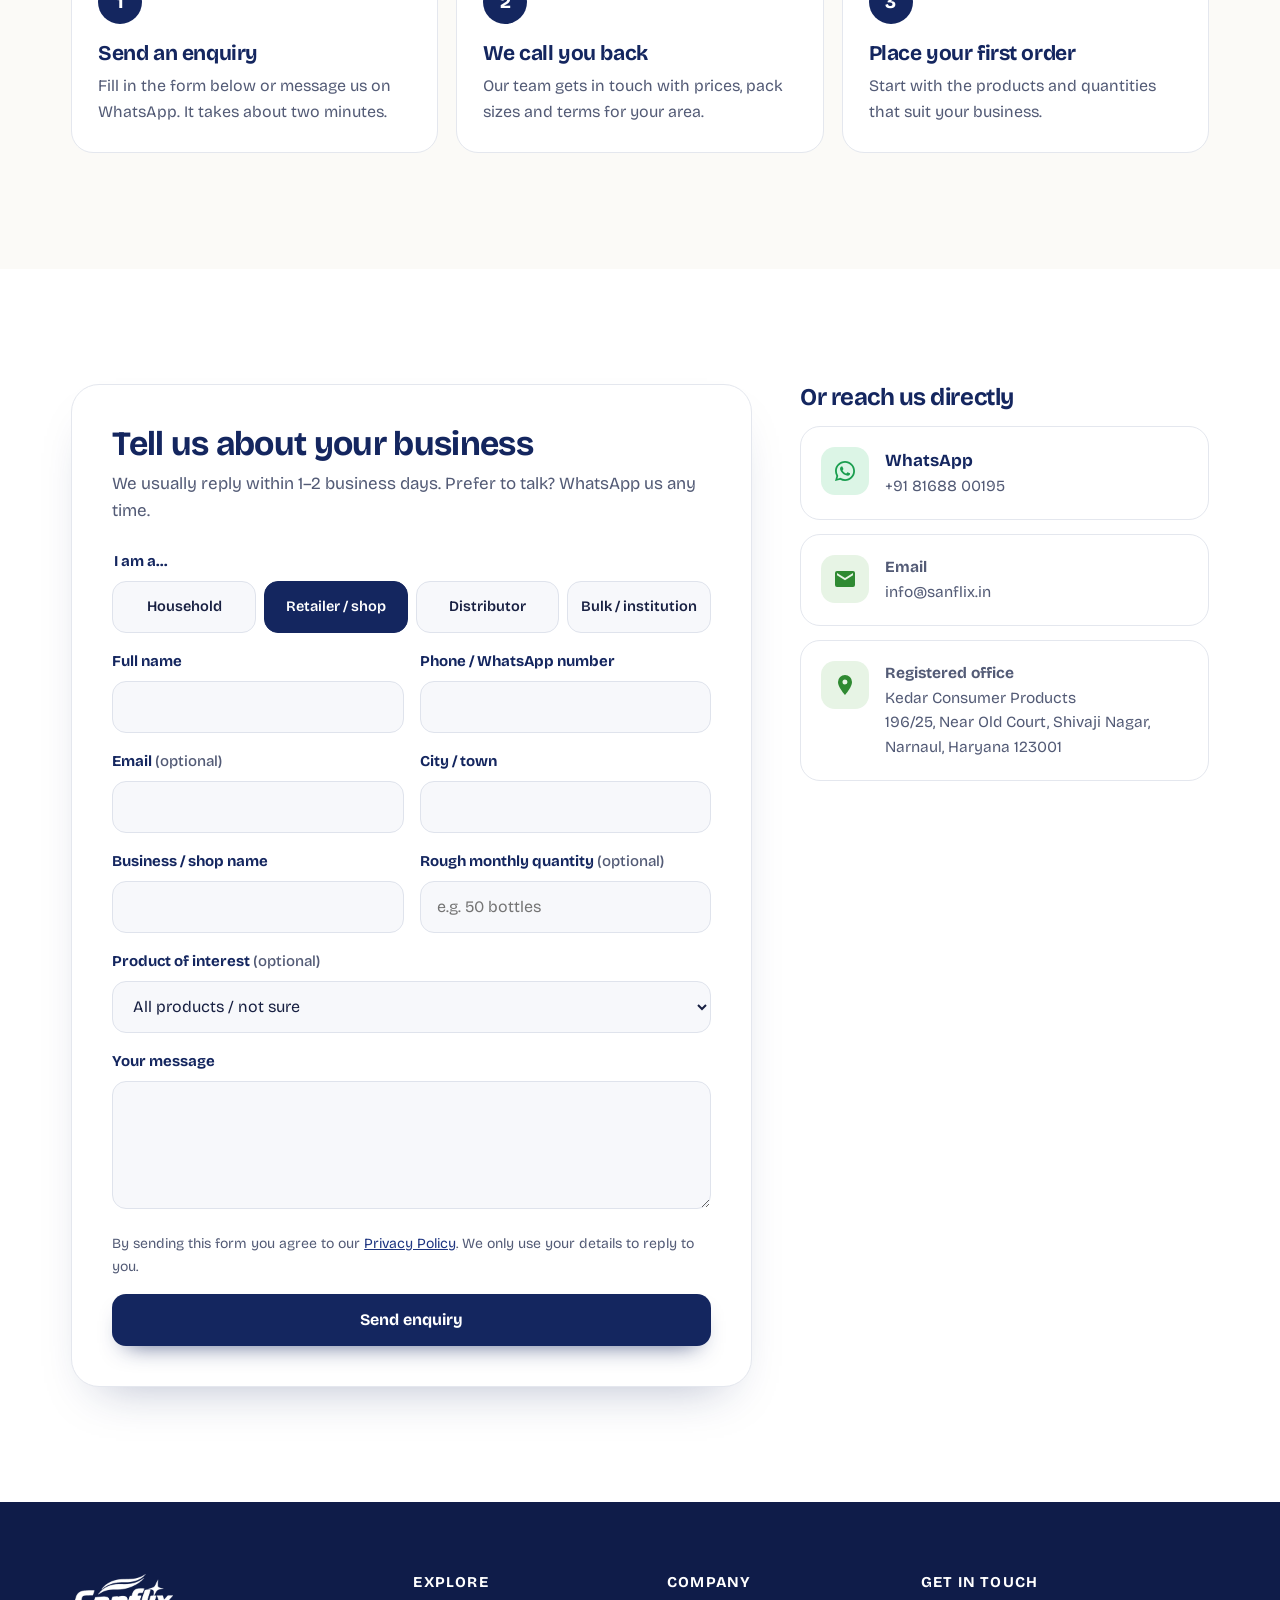
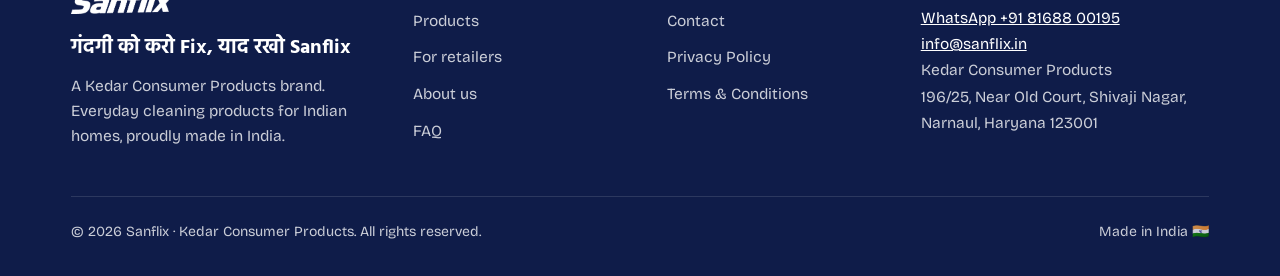
<file: retailers.html>
<!DOCTYPE html>
<html lang="en">
<head>
<meta charset="UTF-8">
<meta name="viewport" content="width=device-width, initial-scale=1.0">
<title>For Retailers & Distributors | Sanflix</title>
<meta name="description" content="Stock Sanflix cleaning products in your shop. Retailer, distributor and bulk/institutional enquiries welcome. Supplied directly by Kedar Consumer Products, Narnaul, Haryana.">
<link rel="canonical" href="https://sanflix.in/retailers.html">
<meta name="theme-color" content="#14265f">
<meta property="og:type" content="website">
<meta property="og:site_name" content="Sanflix">
<meta property="og:title" content="For Retailers &amp; Distributors | Sanflix">
<meta property="og:description" content="Stock Sanflix cleaning products in your shop. Retailer, distributor and bulk/institutional enquiries welcome. Supplied directly by Kedar Consumer Products, Narnaul, Haryana.">
<meta property="og:url" content="https://sanflix.in/retailers.html">
<meta property="og:image" content="https://sanflix.in/assets/og-image.jpg">
<meta name="twitter:card" content="summary_large_image">
<script>(function(){var d=document.documentElement;d.classList.add('js');try{if(localStorage.getItem('sanflix-lang')==='hi'){d.dataset.lang='hi';d.lang='hi';}}catch(e){}})();</script>
<link rel="preconnect" href="https://fonts.googleapis.com">
<link rel="preconnect" href="https://fonts.gstatic.com" crossorigin>
<link href="https://fonts.googleapis.com/css2?family=Bricolage+Grotesque:opsz,wght@12..96,500;12..96,600;12..96,700;12..96,800&family=Hind:wght@400;500;600;700&display=swap" rel="stylesheet">
<link rel="icon" type="image/x-icon" href="assets/favicon.ico">
<link rel="icon" type="image/png" sizes="32x32" href="assets/favicon-32.png">
<link rel="icon" type="image/png" sizes="16x16" href="assets/favicon-16.png">
<link rel="apple-touch-icon" sizes="180x180" href="assets/apple-touch-icon.png">
<link rel="stylesheet" href="style.css?v=3">
<!-- Google tag (gtag.js) -->
<script async src="https://www.googletagmanager.com/gtag/js?id=G-ZH7ZVCZYS8"></script>
<script>
  window.dataLayer = window.dataLayer || [];
  function gtag(){dataLayer.push(arguments);}
  gtag('js', new Date());
  gtag('config', 'G-ZH7ZVCZYS8');
</script>
</head>
<body>
<a href="#main" class="skip-link"><span class="t-en">Skip to content</span><span class="t-hi" lang="hi">सीधे सामग्री पर जाएँ</span></a>

<header class="site-header">
  <div class="wrap">
    <a href="index.html" class="logo"><img src="assets/sanflix-logo.webp" alt="Sanflix home" width="92" height="36"></a>
    <nav class="main-nav" id="main-nav" aria-label="Main">
      <ul>
        <li><a href="index.html"><span class="t-en">Home</span><span class="t-hi" lang="hi">होम</span></a></li>
        <li><a href="products.html"><span class="t-en">Products</span><span class="t-hi" lang="hi">प्रोडक्ट्स</span></a></li>
        <li><a href="retailers.html" aria-current="page"><span class="t-en">For retailers</span><span class="t-hi" lang="hi">रिटेलर के लिए</span></a></li>
        <li><a href="about.html"><span class="t-en">About</span><span class="t-hi" lang="hi">हमारे बारे में</span></a></li>
        <li><a href="faq.html"><span class="t-en">FAQ</span><span class="t-hi" lang="hi">सवाल-जवाब</span></a></li>
        <li><a href="contact.html"><span class="t-en">Contact</span><span class="t-hi" lang="hi">संपर्क</span></a></li>
      </ul>
    </nav>
    <div class="header-tools">
      <div class="lang-toggle" role="group" aria-label="Language / भाषा">
        <button type="button" data-lang="en" aria-pressed="true">EN</button>
        <button type="button" data-lang="hi" aria-pressed="false" lang="hi" class="hi-font">हिंदी</button>
      </div>
      <a href="retailers.html#enquiry" class="btn btn-dark header-cta"><span class="t-en">Retailer enquiry</span><span class="t-hi" lang="hi">रिटेलर एन्क्वायरी</span></a>
      <button type="button" class="menu-toggle" aria-controls="main-nav" aria-expanded="false" aria-label="Menu"><span></span></button>
    </div>
  </div>
</header>

<main id="main">

<section class="page-hero w-phenyl">
  <div class="wrap">
    <span class="eyebrow"><span class="t-en">For retailers, distributors &amp; bulk buyers</span><span class="t-hi" lang="hi">रिटेलर, डिस्ट्रीब्यूटर और थोक ख़रीदारों के लिए</span></span>
    <h1><span class="t-en">Grow your business with Sanflix</span><span class="t-hi" lang="hi">Sanflix के साथ बढ़ाएँ अपना बिज़नेस</span></h1>
    <p><span class="t-en">Everyday cleaning essentials that homes buy again and again, supplied directly by the manufacturer. Tell us about your business and we will take it from there.</span><span class="t-hi" lang="hi">रोज़ की सफ़ाई की ज़रूरी चीज़ें जो घरों में बार-बार ख़रीदी जाती हैं, सीधे निर्माता से। अपने बिज़नेस के बारे में बताएँ, बाक़ी हम संभाल लेंगे।</span></p>
    <div class="ctas">
      <a class="btn btn-dark" href="#enquiry"><span class="t-en">Send an enquiry</span><span class="t-hi" lang="hi">एन्क्वायरी भेजें</span></a>
      <a class="btn btn-wa" href="https://wa.me/918168800195?text=Hi%20Sanflix%2C%20I%20am%20a%20retailer/distributor%20and%20would%20like%20to%20know%20more." target="_blank" rel="noopener"><svg viewBox="0 0 24 24" aria-hidden="true"><path d="M12.04 2C6.5 2 2.02 6.48 2.02 12c0 1.77.46 3.5 1.34 5.02L2 22l5.1-1.34A9.96 9.96 0 0 0 12.04 22C17.56 22 22 17.52 22 12S17.56 2 12.04 2zm0 18.2c-1.5 0-2.97-.4-4.25-1.16l-.3-.18-3.03.8.81-2.95-.2-.31A8.2 8.2 0 0 1 3.84 12c0-4.52 3.68-8.2 8.2-8.2 4.51 0 8.14 3.68 8.14 8.2s-3.63 8.2-8.14 8.2zm4.5-6.14c-.25-.12-1.46-.72-1.69-.8-.23-.08-.39-.12-.55.12-.17.25-.64.8-.78.97-.14.16-.29.18-.53.06-.25-.12-1.04-.38-1.98-1.22-.73-.65-1.23-1.46-1.37-1.7-.14-.25-.02-.38.11-.5.11-.11.25-.29.37-.43.12-.15.16-.25.25-.41.08-.17.04-.31-.02-.43-.06-.12-.55-1.33-.76-1.82-.2-.48-.4-.41-.55-.42h-.47c-.16 0-.43.06-.66.31-.22.25-.86.84-.86 2.05 0 1.21.88 2.38 1 2.54.12.17 1.73 2.64 4.2 3.7.59.26 1.05.41 1.4.52.59.19 1.13.16 1.55.1.47-.07 1.46-.6 1.66-1.17.21-.58.21-1.07.14-1.17-.06-.1-.22-.16-.47-.29z"/></svg><span class="t-en">WhatsApp us</span><span class="t-hi" lang="hi">WhatsApp करें</span></a>
    </div>
  </div>
  <div class="deco" aria-hidden="true"><img src="assets/bottles/toilet.webp" alt=""><img src="assets/bottles/floor.webp" alt=""><img src="assets/bottles/phenyl.webp" alt=""></div>
</section>

<section class="section">
  <div class="wrap">
    <div class="section-head reveal">
      <span class="eyebrow"><span class="t-en">Who we work with</span><span class="t-hi" lang="hi">हम किनके साथ काम करते हैं</span></span>
      <h2><span class="t-en">Built for shops, suppliers and big buyers</span><span class="t-hi" lang="hi">दुकानों, सप्लायरों और बड़े ख़रीदारों के लिए</span></h2>
    </div>
    <div class="card-grid">
      <div class="card reveal"><div class="icon"><svg viewBox="0 0 24 24" fill="none" stroke="currentColor" stroke-width="2" stroke-linecap="round" stroke-linejoin="round" aria-hidden="true"><path d="M4 9h16l-1.5-5h-13L4 9zM4 9v11h16V9M9 20v-6h6v6"/></svg></div><h3><span class="t-en">Retailers &amp; kirana stores</span><span class="t-hi" lang="hi">रिटेलर और किराना स्टोर</span></h3><p><span class="t-en">Add a complete, good-value cleaning range to your shelves, from one brand.</span><span class="t-hi" lang="hi">एक ही ब्रांड से अपनी शेल्फ़ पर सफ़ाई की पूरी, किफ़ायती रेंज रखें।</span></p></div>
      <div class="card reveal"><div class="icon"><svg viewBox="0 0 24 24" fill="none" stroke="currentColor" stroke-width="2" stroke-linecap="round" stroke-linejoin="round" aria-hidden="true"><path d="M2 6h12v10H2zM14 10h4l3 3v3h-7"/><circle cx="6" cy="18" r="2"/><circle cx="17" cy="18" r="2"/></svg></div><h3><span class="t-en">Distributors &amp; wholesalers</span><span class="t-hi" lang="hi">डिस्ट्रीब्यूटर और होलसेलर</span></h3><p><span class="t-en">Partner with us to supply Sanflix to shops in your area.</span><span class="t-hi" lang="hi">अपने इलाक़े की दुकानों तक Sanflix पहुँचाने के लिए हमारे साथ जुड़ें।</span></p></div>
      <div class="card reveal"><div class="icon"><svg viewBox="0 0 24 24" fill="none" stroke="currentColor" stroke-width="2" stroke-linecap="round" stroke-linejoin="round" aria-hidden="true"><path d="M4 21V5l8-2v18M12 8l8 2v11M2 21h20M7 8h2M7 12h2M7 16h2M15 13h2M15 17h2"/></svg></div><h3><span class="t-en">Bulk &amp; institutions</span><span class="t-hi" lang="hi">थोक और संस्थाएँ</span></h3><p><span class="t-en">Hotels, offices, schools, hospitals and housing societies: ask about 5 litre packs.</span><span class="t-hi" lang="hi">होटल, ऑफ़िस, स्कूल, अस्पताल और हाउसिंग सोसाइटी: 5 लीटर पैक के बारे में पूछें।</span></p></div>
    </div>
  </div>
</section>

<section class="section section-alt">
  <div class="wrap">
    <div class="section-head reveal">
      <span class="eyebrow"><span class="t-en">How it works</span><span class="t-hi" lang="hi">कैसे काम करता है</span></span>
      <h2><span class="t-en">Three simple steps</span><span class="t-hi" lang="hi">तीन आसान क़दम</span></h2>
    </div>
    <div class="card-grid">
      <div class="card reveal"><div class="num">1</div><h3><span class="t-en">Send an enquiry</span><span class="t-hi" lang="hi">एन्क्वायरी भेजें</span></h3><p><span class="t-en">Fill in the form below or message us on WhatsApp. It takes about two minutes.</span><span class="t-hi" lang="hi">नीचे फ़ॉर्म भरें या WhatsApp पर संदेश भेजें। लगभग दो मिनट लगेंगे।</span></p></div>
      <div class="card reveal"><div class="num">2</div><h3><span class="t-en">We call you back</span><span class="t-hi" lang="hi">हम आपको कॉल करेंगे</span></h3><p><span class="t-en">Our team gets in touch with prices, pack sizes and terms for your area.</span><span class="t-hi" lang="hi">हमारी टीम आपके इलाक़े के लिए दाम, पैक साइज़ और शर्तों के साथ संपर्क करेगी।</span></p></div>
      <div class="card reveal"><div class="num">3</div><h3><span class="t-en">Place your first order</span><span class="t-hi" lang="hi">पहला ऑर्डर दें</span></h3><p><span class="t-en">Start with the products and quantities that suit your business.</span><span class="t-hi" lang="hi">अपने बिज़नेस के हिसाब से प्रोडक्ट और मात्रा चुनकर शुरुआत करें।</span></p></div>
    </div>
  </div>
</section>

<section class="section">
  <div class="wrap form-layout">
    <div class="form-card" id="enquiry">
        <h2><span class="t-en">Tell us about your business</span><span class="t-hi" lang="hi">अपने बिज़नेस के बारे में बताएँ</span></h2>
        <p><span class="t-en">We usually reply within 1–2 business days. Prefer to talk? WhatsApp us any time.</span><span class="t-hi" lang="hi">हम आमतौर पर 1–2 कामकाजी दिनों में जवाब देते हैं। बात करना चाहें तो कभी भी WhatsApp करें।</span></p>
        <form id="enquiry-form" action="https://formspree.io/f/xoeqpdew" method="POST" class="form-grid">
          <input type="hidden" name="_subject" value="New Enquiry — Sanflix Website">
          <fieldset class="field full type-picker">
            <legend><span class="t-en">I am a…</span><span class="t-hi" lang="hi">मैं हूँ…</span></legend>
          <label><input type="radio" name="Enquiry Type" value="Consumer"><span><span class="t-en">Household</span><span class="t-hi" lang="hi">घरेलू ग्राहक</span></span></label>
          <label><input type="radio" name="Enquiry Type" value="Retailer" checked><span><span class="t-en">Retailer / shop</span><span class="t-hi" lang="hi">रिटेलर / दुकान</span></span></label>
          <label><input type="radio" name="Enquiry Type" value="Distributor"><span><span class="t-en">Distributor</span><span class="t-hi" lang="hi">डिस्ट्रीब्यूटर</span></span></label>
          <label><input type="radio" name="Enquiry Type" value="Bulk / Institutional"><span><span class="t-en">Bulk / institution</span><span class="t-hi" lang="hi">थोक / संस्था</span></span></label>
          </fieldset>
          <div class="field">
            <label for="name"><span class="t-en">Full name</span><span class="t-hi" lang="hi">पूरा नाम</span></label>
            <input type="text" id="name" name="Full Name" autocomplete="name" required>
          </div>
          <div class="field">
            <label for="phone"><span class="t-en">Phone / WhatsApp number</span><span class="t-hi" lang="hi">फ़ोन / WhatsApp नंबर</span></label>
            <input type="tel" id="phone" name="Phone Number" autocomplete="tel" inputmode="tel" required>
          </div>
          <div class="field">
            <label for="email"><span class="t-en">Email</span><span class="t-hi" lang="hi">ईमेल</span> <span class="opt"><span class="t-en">(optional)</span><span class="t-hi" lang="hi">(वैकल्पिक)</span></span></label>
            <input type="email" id="email" name="email" autocomplete="email">
          </div>
          <div class="field">
            <label for="city"><span class="t-en">City / town</span><span class="t-hi" lang="hi">शहर / क़स्बा</span></label>
            <input type="text" id="city" name="City" autocomplete="address-level2" required>
          </div>
          <div class="biz-fields">
            <div class="field">
              <label for="business-name"><span class="t-en">Business / shop name</span><span class="t-hi" lang="hi">बिज़नेस / दुकान का नाम</span></label>
              <input type="text" id="business-name" name="Business / Shop Name" autocomplete="organization">
            </div>
            <div class="field">
              <label for="volume"><span class="t-en">Rough monthly quantity</span><span class="t-hi" lang="hi">हर महीने की अनुमानित मात्रा</span> <span class="opt"><span class="t-en">(optional)</span><span class="t-hi" lang="hi">(वैकल्पिक)</span></span></label>
              <input type="text" id="volume" name="Estimated Monthly Volume" placeholder="e.g. 50 bottles" data-hi-placeholder="जैसे 50 बोतल">
            </div>
          </div>
          <div class="field full">
            <label for="product"><span class="t-en">Product of interest</span><span class="t-hi" lang="hi">कौन-सा प्रोडक्ट</span> <span class="opt"><span class="t-en">(optional)</span><span class="t-hi" lang="hi">(वैकल्पिक)</span></span></label>
            <select id="product" name="Product of interest">
              <option value="">All products / not sure</option>
              <option value="Dishwash">Dishwash</option>
              <option value="Toilet Cleaner">Toilet Cleaner</option>
              <option value="Floor Cleaner">Floor Cleaner</option>
              <option value="Glass Cleaner">Glass Cleaner</option>
              <option value="Soft Wash">Soft Wash</option>
              <option value="White Phenyl">White Phenyl</option>
            </select>
          </div>
          <div class="field full">
            <label for="message"><span class="t-en">Your message</span><span class="t-hi" lang="hi">आपका संदेश</span></label>
            <textarea id="message" name="Message" rows="4" required></textarea>
          </div>
          <p class="form-note"><span class="t-en">By sending this form you agree to our <a href="privacy.html">Privacy Policy</a>. We only use your details to reply to you.</span><span class="t-hi" lang="hi">यह फ़ॉर्म भेजकर आप हमारी <a href="privacy.html">प्राइवेसी पॉलिसी</a> से सहमत होते हैं। आपकी जानकारी सिर्फ़ जवाब देने के लिए इस्तेमाल होगी।</span></p>
          <div class="full"><button type="submit" class="btn btn-dark btn-block"><span class="t-en">Send enquiry</span><span class="t-hi" lang="hi">एन्क्वायरी भेजें</span></button></div>
          <p class="form-error" role="alert" hidden><span class="t-en">Sorry, something went wrong. Please try again, or message us on WhatsApp.</span><span class="t-hi" lang="hi">माफ़ कीजिए, कुछ गड़बड़ हो गई। दोबारा कोशिश करें या WhatsApp पर संदेश भेजें।</span></p>
        </form>
        <div class="form-success" id="form-success" tabindex="-1" hidden>
          <div class="tick">✓</div>
          <h3><span class="t-en">Thank you!</span><span class="t-hi" lang="hi">धन्यवाद!</span></h3>
          <p><span class="t-en">Your enquiry has been sent. We will get back to you within 1–2 business days.</span><span class="t-hi" lang="hi">आपकी एन्क्वायरी भेज दी गई है। हम 1–2 कामकाजी दिनों में आपसे संपर्क करेंगे।</span></p>
        </div>
      </div>
    <aside>
      <h2 style="font-size:24px;margin-bottom:16px"><span class="t-en">Or reach us directly</span><span class="t-hi" lang="hi">या सीधे संपर्क करें</span></h2>
      <div class="contact-list">
        <a class="contact-item" href="https://wa.me/918168800195?text=Hi%20Sanflix%2C%20I%20would%20like%20to%20know%20more%20about%20your%20products." target="_blank" rel="noopener"><span class="icon wa"><svg viewBox="0 0 24 24" aria-hidden="true"><path d="M12.04 2C6.5 2 2.02 6.48 2.02 12c0 1.77.46 3.5 1.34 5.02L2 22l5.1-1.34A9.96 9.96 0 0 0 12.04 22C17.56 22 22 17.52 22 12S17.56 2 12.04 2zm0 18.2c-1.5 0-2.97-.4-4.25-1.16l-.3-.18-3.03.8.81-2.95-.2-.31A8.2 8.2 0 0 1 3.84 12c0-4.52 3.68-8.2 8.2-8.2 4.51 0 8.14 3.68 8.14 8.2s-3.63 8.2-8.14 8.2zm4.5-6.14c-.25-.12-1.46-.72-1.69-.8-.23-.08-.39-.12-.55.12-.17.25-.64.8-.78.97-.14.16-.29.18-.53.06-.25-.12-1.04-.38-1.98-1.22-.73-.65-1.23-1.46-1.37-1.7-.14-.25-.02-.38.11-.5.11-.11.25-.29.37-.43.12-.15.16-.25.25-.41.08-.17.04-.31-.02-.43-.06-.12-.55-1.33-.76-1.82-.2-.48-.4-.41-.55-.42h-.47c-.16 0-.43.06-.66.31-.22.25-.86.84-.86 2.05 0 1.21.88 2.38 1 2.54.12.17 1.73 2.64 4.2 3.7.59.26 1.05.41 1.4.52.59.19 1.13.16 1.55.1.47-.07 1.46-.6 1.66-1.17.21-.58.21-1.07.14-1.17-.06-.1-.22-.16-.47-.29z"/></svg></span><span><strong>WhatsApp</strong><span>+91 81688 00195</span></span></a>
        <a class="contact-item" href="mailto:info@sanflix.in"><span class="icon"><svg viewBox="0 0 24 24" aria-hidden="true"><path d="M20 4H4a2 2 0 0 0-2 2v12a2 2 0 0 0 2 2h16a2 2 0 0 0 2-2V6a2 2 0 0 0-2-2zm0 4.2-8 5-8-5V6l8 5 8-5v2.2z"/></svg></span><span><strong><span class="t-en">Email</span><span class="t-hi" lang="hi">ईमेल</span></strong><span>info@sanflix.in</span></span></a>
        <a class="contact-item" href="https://www.google.com/maps/search/?api=1&query=196/25%2C%20Near%20Old%20Court%2C%20Shivaji%20Nagar%2C%20Narnaul%2C%20Haryana%20123001" target="_blank" rel="noopener"><span class="icon"><svg viewBox="0 0 24 24" aria-hidden="true"><path d="M12 2a7 7 0 0 0-7 7c0 5.25 7 13 7 13s7-7.75 7-13a7 7 0 0 0-7-7zm0 9.5A2.5 2.5 0 1 1 12 6.5a2.5 2.5 0 0 1 0 5z"/></svg></span><span><strong><span class="t-en">Registered office</span><span class="t-hi" lang="hi">रजिस्टर्ड ऑफ़िस</span></strong><span>Kedar Consumer Products<br><span class="t-en">196/25, Near Old Court, Shivaji Nagar, Narnaul, Haryana 123001</span><span class="t-hi" lang="hi">196/25, पुरानी कोर्ट के पास, शिवाजी नगर, नारनौल, हरियाणा 123001</span></span></span></a>
      </div>
    </aside>
  </div>
</section>

</main>

<footer class="site-footer">
  <div class="wrap">
    <div class="footer-top">
      <div class="footer-brand">
        <a href="index.html" class="logo"><img src="assets/sanflix-logo-white.webp" alt="Sanflix" width="102" height="40" loading="lazy"></a>
        <p class="footer-slogan" lang="hi">गंदगी को करो Fix, याद रखो Sanflix</p>
        <p class="footer-about"><span class="t-en">A Kedar Consumer Products brand. Everyday cleaning products for Indian homes, proudly made in India.</span><span class="t-hi" lang="hi">Kedar Consumer Products का ब्रांड। भारतीय घरों के लिए रोज़ की सफ़ाई के प्रोडक्ट, गर्व से भारत में बने।</span></p>
      </div>
      <div>
        <h4><span class="t-en">Explore</span><span class="t-hi" lang="hi">देखें</span></h4>
        <ul>
          <li><a href="products.html"><span class="t-en">Products</span><span class="t-hi" lang="hi">प्रोडक्ट्स</span></a></li>
          <li><a href="retailers.html"><span class="t-en">For retailers</span><span class="t-hi" lang="hi">रिटेलर के लिए</span></a></li>
          <li><a href="about.html"><span class="t-en">About us</span><span class="t-hi" lang="hi">हमारे बारे में</span></a></li>
          <li><a href="faq.html"><span class="t-en">FAQ</span><span class="t-hi" lang="hi">सवाल-जवाब</span></a></li>
        </ul>
      </div>
      <div>
        <h4><span class="t-en">Company</span><span class="t-hi" lang="hi">कंपनी</span></h4>
        <ul>
          <li><a href="contact.html"><span class="t-en">Contact</span><span class="t-hi" lang="hi">संपर्क</span></a></li>
          <li><a href="privacy.html"><span class="t-en">Privacy Policy</span><span class="t-hi" lang="hi">प्राइवेसी पॉलिसी</span></a></li>
          <li><a href="terms.html"><span class="t-en">Terms &amp; Conditions</span><span class="t-hi" lang="hi">नियम और शर्तें</span></a></li>
        </ul>
      </div>
      <div>
        <h4><span class="t-en">Get in touch</span><span class="t-hi" lang="hi">संपर्क करें</span></h4>
        <address>
          <a href="https://wa.me/918168800195?text=Hi%20Sanflix%2C%20I%20would%20like%20to%20know%20more%20about%20your%20products." target="_blank" rel="noopener">WhatsApp +91 81688 00195</a><br>
          <a href="mailto:info@sanflix.in">info@sanflix.in</a><br>
          <span class="t-en">Kedar Consumer Products</span><span class="t-hi" lang="hi">Kedar Consumer Products</span><br>
          <span class="t-en">196/25, Near Old Court, Shivaji Nagar, Narnaul, Haryana 123001</span><span class="t-hi" lang="hi">196/25, पुरानी कोर्ट के पास, शिवाजी नगर, नारनौल, हरियाणा 123001</span>
        </address>
      </div>
    </div>
    <div class="footer-bottom">
      <span>© 2026 Sanflix · Kedar Consumer Products. <span class="t-en">All rights reserved.</span><span class="t-hi" lang="hi">सर्वाधिकार सुरक्षित।</span></span>
      <span><span class="t-en">Made in India</span><span class="t-hi" lang="hi">भारत में निर्मित</span> 🇮🇳</span>
    </div>
  </div>
</footer>

<div class="float-actions">
  <button type="button" class="fab fab-chat" data-chat-open aria-controls="chat-panel" aria-expanded="false" aria-label="Open Sanflix Assistant"><svg viewBox="0 0 24 24" aria-hidden="true"><path d="M12 3C6.48 3 2 6.86 2 11.6c0 2.33 1.08 4.44 2.84 5.99L4 21.5l4.6-1.83c1.05.3 2.19.46 3.4.46 5.52 0 10-3.86 10-8.53S17.52 3 12 3zm-4 9.9a1.3 1.3 0 1 1 0-2.6 1.3 1.3 0 0 1 0 2.6zm4 0a1.3 1.3 0 1 1 0-2.6 1.3 1.3 0 0 1 0 2.6zm4 0a1.3 1.3 0 1 1 0-2.6 1.3 1.3 0 0 1 0 2.6z"/></svg></button>
  <a href="https://wa.me/918168800195?text=Hi%20Sanflix%2C%20I%20would%20like%20to%20know%20more%20about%20your%20products." class="fab fab-wa" target="_blank" rel="noopener" aria-label="Chat on WhatsApp"><svg viewBox="0 0 24 24" aria-hidden="true"><path d="M12.04 2C6.5 2 2.02 6.48 2.02 12c0 1.77.46 3.5 1.34 5.02L2 22l5.1-1.34A9.96 9.96 0 0 0 12.04 22C17.56 22 22 17.52 22 12S17.56 2 12.04 2zm0 18.2c-1.5 0-2.97-.4-4.25-1.16l-.3-.18-3.03.8.81-2.95-.2-.31A8.2 8.2 0 0 1 3.84 12c0-4.52 3.68-8.2 8.2-8.2 4.51 0 8.14 3.68 8.14 8.2s-3.63 8.2-8.14 8.2zm4.5-6.14c-.25-.12-1.46-.72-1.69-.8-.23-.08-.39-.12-.55.12-.17.25-.64.8-.78.97-.14.16-.29.18-.53.06-.25-.12-1.04-.38-1.98-1.22-.73-.65-1.23-1.46-1.37-1.7-.14-.25-.02-.38.11-.5.11-.11.25-.29.37-.43.12-.15.16-.25.25-.41.08-.17.04-.31-.02-.43-.06-.12-.55-1.33-.76-1.82-.2-.48-.4-.41-.55-.42h-.47c-.16 0-.43.06-.66.31-.22.25-.86.84-.86 2.05 0 1.21.88 2.38 1 2.54.12.17 1.73 2.64 4.2 3.7.59.26 1.05.41 1.4.52.59.19 1.13.16 1.55.1.47-.07 1.46-.6 1.66-1.17.21-.58.21-1.07.14-1.17-.06-.1-.22-.16-.47-.29z"/></svg></a>
</div>

<div class="mobile-bar">
  <a href="https://wa.me/918168800195?text=Hi%20Sanflix%2C%20I%20would%20like%20to%20know%20more%20about%20your%20products." class="btn btn-wa" target="_blank" rel="noopener"><svg viewBox="0 0 24 24" aria-hidden="true"><path d="M12.04 2C6.5 2 2.02 6.48 2.02 12c0 1.77.46 3.5 1.34 5.02L2 22l5.1-1.34A9.96 9.96 0 0 0 12.04 22C17.56 22 22 17.52 22 12S17.56 2 12.04 2zm0 18.2c-1.5 0-2.97-.4-4.25-1.16l-.3-.18-3.03.8.81-2.95-.2-.31A8.2 8.2 0 0 1 3.84 12c0-4.52 3.68-8.2 8.2-8.2 4.51 0 8.14 3.68 8.14 8.2s-3.63 8.2-8.14 8.2zm4.5-6.14c-.25-.12-1.46-.72-1.69-.8-.23-.08-.39-.12-.55.12-.17.25-.64.8-.78.97-.14.16-.29.18-.53.06-.25-.12-1.04-.38-1.98-1.22-.73-.65-1.23-1.46-1.37-1.7-.14-.25-.02-.38.11-.5.11-.11.25-.29.37-.43.12-.15.16-.25.25-.41.08-.17.04-.31-.02-.43-.06-.12-.55-1.33-.76-1.82-.2-.48-.4-.41-.55-.42h-.47c-.16 0-.43.06-.66.31-.22.25-.86.84-.86 2.05 0 1.21.88 2.38 1 2.54.12.17 1.73 2.64 4.2 3.7.59.26 1.05.41 1.4.52.59.19 1.13.16 1.55.1.47-.07 1.46-.6 1.66-1.17.21-.58.21-1.07.14-1.17-.06-.1-.22-.16-.47-.29z"/></svg><span class="t-en">WhatsApp</span><span class="t-hi" lang="hi">WhatsApp</span></a>
  <a href="retailers.html#enquiry" class="btn btn-dark"><span class="t-en">Enquire</span><span class="t-hi" lang="hi">एन्क्वायरी</span></a>
  <button type="button" class="fab fab-chat" data-chat-open aria-controls="chat-panel" aria-expanded="false" aria-label="Open Sanflix Assistant"><svg viewBox="0 0 24 24" aria-hidden="true"><path d="M12 3C6.48 3 2 6.86 2 11.6c0 2.33 1.08 4.44 2.84 5.99L4 21.5l4.6-1.83c1.05.3 2.19.46 3.4.46 5.52 0 10-3.86 10-8.53S17.52 3 12 3zm-4 9.9a1.3 1.3 0 1 1 0-2.6 1.3 1.3 0 0 1 0 2.6zm4 0a1.3 1.3 0 1 1 0-2.6 1.3 1.3 0 0 1 0 2.6zm4 0a1.3 1.3 0 1 1 0-2.6 1.3 1.3 0 0 1 0 2.6z"/></svg></button>
</div>

<div class="chat-panel" id="chat-panel" role="dialog" aria-label="Sanflix Assistant" hidden>
  <div class="chat-head"><span class="t-en">Sanflix Assistant</span><span class="t-hi" lang="hi">Sanflix असिस्टेंट</span><button type="button" data-chat-close aria-label="Close">×</button></div>
  <div class="chat-body" aria-live="polite"></div>
  <div class="chat-quick">
    <button type="button"><span class="t-en">Products</span><span class="t-hi" lang="hi">प्रोडक्ट</span></button>
    <button type="button"><span class="t-en">Prices</span><span class="t-hi" lang="hi">दाम</span></button>
    <button type="button"><span class="t-en">Become a retailer</span><span class="t-hi" lang="hi">रिटेलर बनें</span></button>
    <button type="button"><span class="t-en">Pack sizes</span><span class="t-hi" lang="hi">पैक साइज़</span></button>
  </div>
  <form class="chat-input">
    <input type="text" placeholder="Type your question…" data-hi-placeholder="अपना सवाल लिखें…" aria-label="Your question">
    <button type="submit"><span class="t-en">Send</span><span class="t-hi" lang="hi">भेजें</span></button>
  </form>
</div>

<script src="script.js?v=3" defer></script>
</body>
</html>
</file>
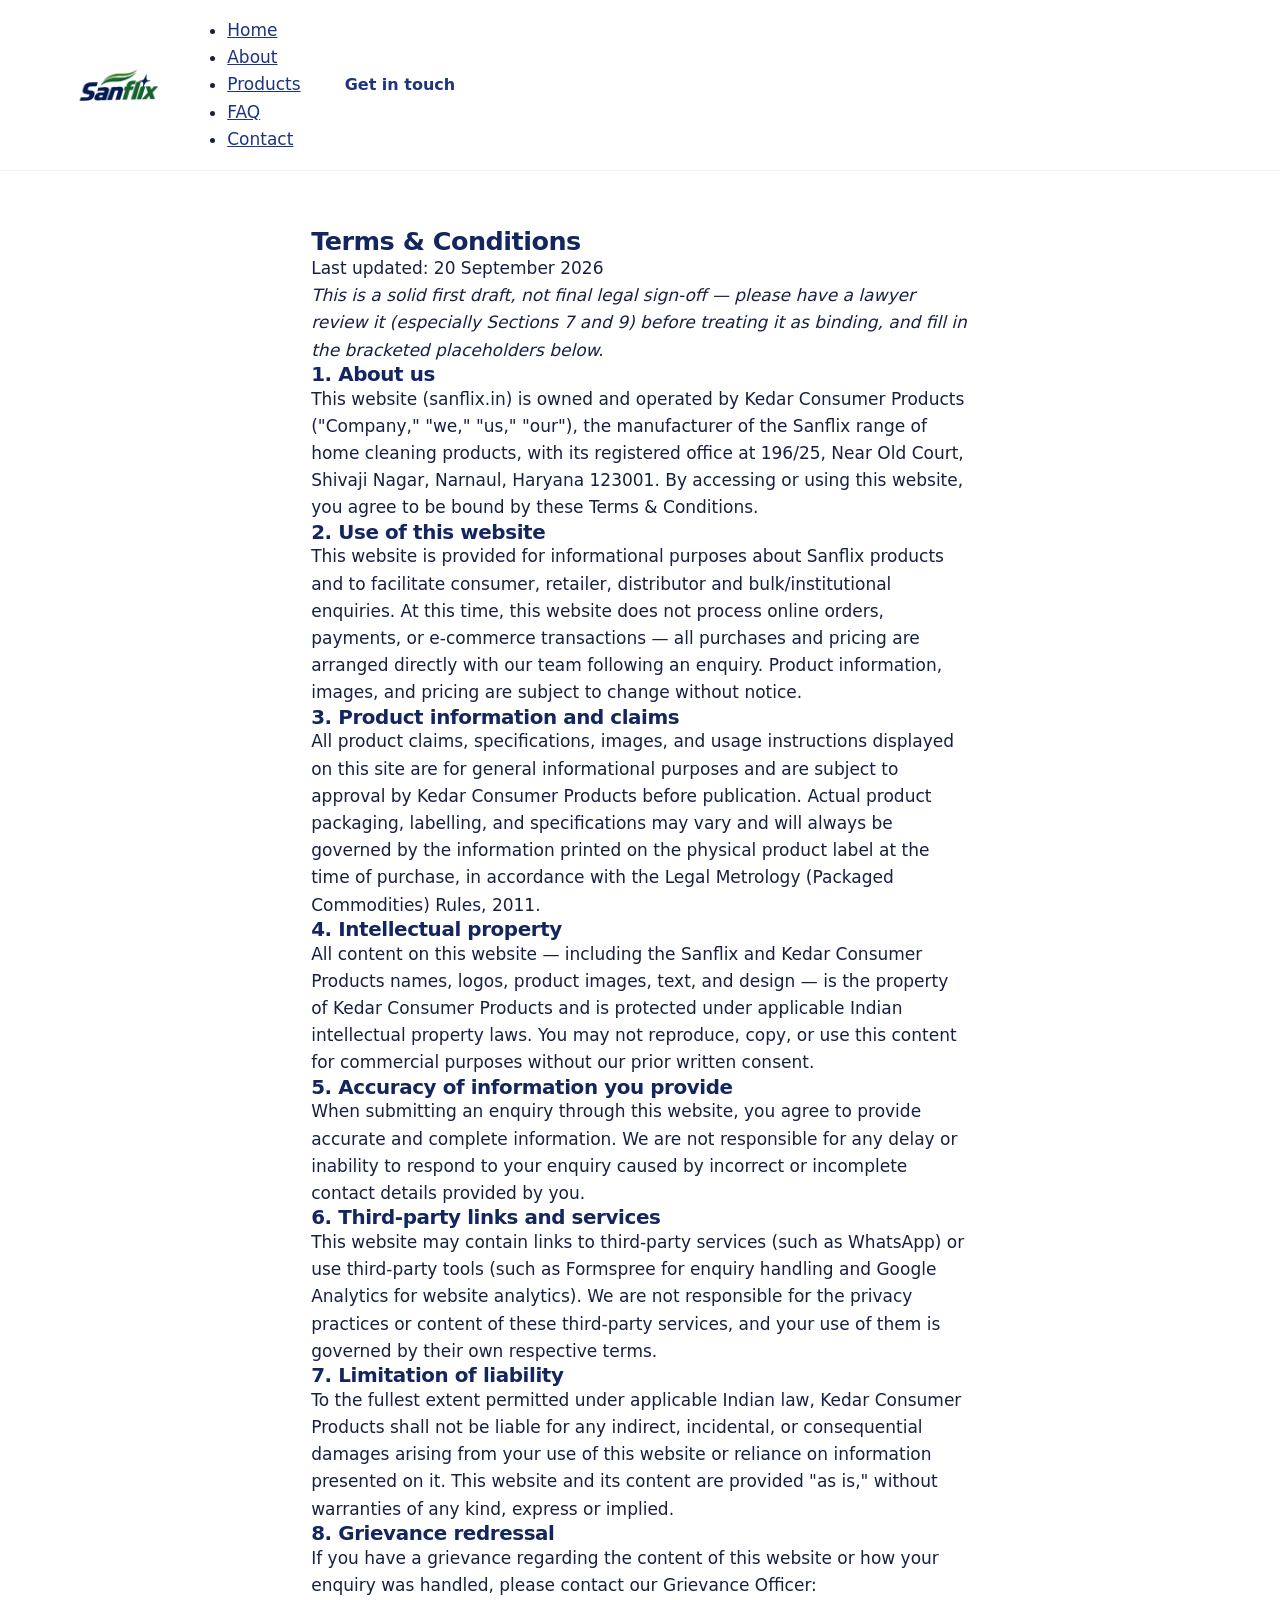
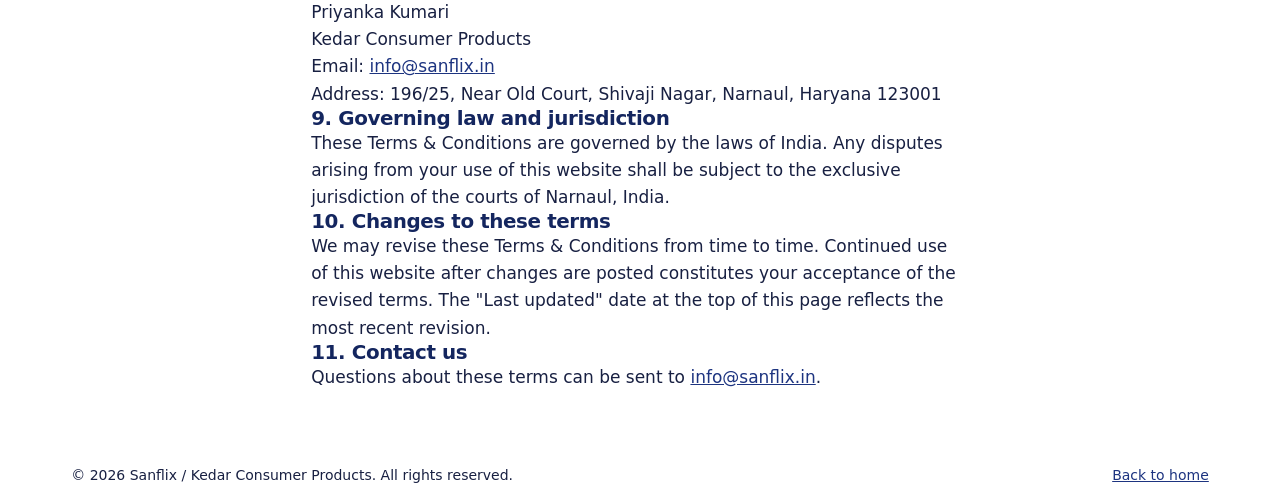
<file: terms.html>
<!DOCTYPE html>
<html lang="en">
<head>
<meta charset="UTF-8">
<meta name="viewport" content="width=device-width, initial-scale=1.0">
<title>Terms & Conditions | Sanflix</title>
<link rel="preconnect" href="https://fonts.googleapis.com">
<link href="https://fonts.googleapis.com/css2?family=Archivo:wght@700;800&family=Inter:wght@400;500;600;700&display=swap" rel="stylesheet">
<link rel="icon" type="image/x-icon" href="assets/favicon.ico">
<link rel="icon" type="image/png" sizes="32x32" href="assets/favicon-32.png">
<link rel="icon" type="image/png" sizes="16x16" href="assets/favicon-16.png">
<link rel="apple-touch-icon" sizes="180x180" href="assets/apple-touch-icon.png">
<link rel="stylesheet" href="style.css">
<!-- Google tag (gtag.js) -->
<script async src="https://www.googletagmanager.com/gtag/js?id=G-ZH7ZVCZYS8"></script>
<script>
  window.dataLayer = window.dataLayer || [];
  function gtag(){dataLayer.push(arguments);}
  gtag('js', new Date());
  gtag('config', 'G-ZH7ZVCZYS8');
</script>
</head>
<body>

<header class="site-header">
  <div class="wrap">
    <a href="index.html" class="logo"><img src="assets/sanflix-logo.png" alt="Sanflix" style="height:32px;"></a>
    <nav>
      <ul class="nav-links">
        <li><a href="index.html">Home</a></li>
        <li><a href="about.html">About</a></li>
        <li><a href="products.html">Products</a></li>
        <li><a href="faq.html">FAQ</a></li>
        <li><a href="contact.html">Contact</a></li>
      </ul>
    </nav>
    <div class="nav-cta">
      <a href="contact.html" class="btn btn-primary">Get in touch</a>
      <button type="button" class="menu-toggle" aria-label="Toggle menu" aria-expanded="false">
        <span class="bar"></span>
        <span class="bar"></span>
        <span class="bar"></span>
      </button>
    </div>
  </div>
</header>

<main>
  <section style="padding-top:56px;">
    <div class="wrap" style="max-width:760px;">
      <h1>Terms &amp; Conditions</h1>
      <p class="lede">Last updated: 20 September 2026</p>
      <p><em>This is a solid first draft, not final legal sign-off — please have a lawyer review it (especially Sections 7 and 9) before treating it as binding, and fill in the bracketed placeholders below.</em></p>

      <h3>1. About us</h3>
      <p>This website (sanflix.in) is owned and operated by Kedar Consumer Products ("Company," "we," "us," "our"), the manufacturer of the Sanflix range of home cleaning products, with its registered office at 196/25, Near Old Court, Shivaji Nagar, Narnaul, Haryana 123001. By accessing or using this website, you agree to be bound by these Terms &amp; Conditions.</p>

      <h3>2. Use of this website</h3>
      <p>This website is provided for informational purposes about Sanflix products and to facilitate consumer, retailer, distributor and bulk/institutional enquiries. At this time, this website does not process online orders, payments, or e-commerce transactions — all purchases and pricing are arranged directly with our team following an enquiry. Product information, images, and pricing are subject to change without notice.</p>

      <h3>3. Product information and claims</h3>
      <p>All product claims, specifications, images, and usage instructions displayed on this site are for general informational purposes and are subject to approval by Kedar Consumer Products before publication. Actual product packaging, labelling, and specifications may vary and will always be governed by the information printed on the physical product label at the time of purchase, in accordance with the Legal Metrology (Packaged Commodities) Rules, 2011.</p>

      <h3>4. Intellectual property</h3>
      <p>All content on this website — including the Sanflix and Kedar Consumer Products names, logos, product images, text, and design — is the property of Kedar Consumer Products and is protected under applicable Indian intellectual property laws. You may not reproduce, copy, or use this content for commercial purposes without our prior written consent.</p>

      <h3>5. Accuracy of information you provide</h3>
      <p>When submitting an enquiry through this website, you agree to provide accurate and complete information. We are not responsible for any delay or inability to respond to your enquiry caused by incorrect or incomplete contact details provided by you.</p>

      <h3>6. Third-party links and services</h3>
      <p>This website may contain links to third-party services (such as WhatsApp) or use third-party tools (such as Formspree for enquiry handling and Google Analytics for website analytics). We are not responsible for the privacy practices or content of these third-party services, and your use of them is governed by their own respective terms.</p>

      <h3>7. Limitation of liability</h3>
      <p>To the fullest extent permitted under applicable Indian law, Kedar Consumer Products shall not be liable for any indirect, incidental, or consequential damages arising from your use of this website or reliance on information presented on it. This website and its content are provided "as is," without warranties of any kind, express or implied.</p>

      <h3>8. Grievance redressal</h3>
      <p>If you have a grievance regarding the content of this website or how your enquiry was handled, please contact our Grievance Officer:</p>
      <p>Priyanka Kumari<br>Kedar Consumer Products<br>Email: <a href="mailto:info@sanflix.in">info@sanflix.in</a><br>Address: 196/25, Near Old Court, Shivaji Nagar, Narnaul, Haryana 123001</p>

      <h3>9. Governing law and jurisdiction</h3>
      <p>These Terms &amp; Conditions are governed by the laws of India. Any disputes arising from your use of this website shall be subject to the exclusive jurisdiction of the courts of Narnaul, India.</p>

      <h3>10. Changes to these terms</h3>
      <p>We may revise these Terms &amp; Conditions from time to time. Continued use of this website after changes are posted constitutes your acceptance of the revised terms. The "Last updated" date at the top of this page reflects the most recent revision.</p>

      <h3>11. Contact us</h3>
      <p>Questions about these terms can be sent to <a href="mailto:info@sanflix.in">info@sanflix.in</a>.</p>
    </div>
  </section>
</main>

<footer>
  <div class="wrap">
    <div class="footer-bottom">
      <span>© 2026 Sanflix / Kedar Consumer Products. All rights reserved.</span>
      <span><a href="index.html">Back to home</a></span>
    </div>
  </div>
</footer>

<script src="script.js"></script>
</body>
</html>
</file>
<file: style.css>
/* =========================================================
   Sanflix — site styles
   Colours, fonts and spacing live in :root. Each product has
   its own "colour world" (.w-toilet, .w-dishwash …) that sets
   --bg / --deep / --accent / --ink for anything inside it.
   ========================================================= */

:root {
  --navy: #14265f;
  --navy-2: #1d3480;
  --leaf: #2f8a32;
  --leaf-bright: #3fa33f;
  --leaf-soft: #e7f4e5;
  --text: #182042;
  --muted: #535b76;
  --line: #e4e7ee;
  --paper: #fbfaf7;
  --white: #ffffff;
  --wa: #1a9e4f;
  --danger: #b3261e;

  --font: "Bricolage Grotesque", "Hind", system-ui, -apple-system, "Segoe UI", sans-serif;
  --hindi: "Hind", "Bricolage Grotesque", system-ui, sans-serif;

  --radius: 22px;
  --radius-sm: 14px;
  --shadow: 0 24px 48px -28px rgba(20, 38, 95, .35);
  --gutter: clamp(16px, 4vw, 56px);
  --max: 1240px;

  /* default world = brand */
  --bg: #eef4fb; --deep: #1d3480; --accent: #6f95e6; --ink: #14265f;
}

/* Product colour worlds (taken from each pack) */
.w-dishwash { --bg: #fff5c4; --deep: #6d5a00; --accent: #f2c500; --ink: #3b3000; }
.w-toilet   { --bg: #dce8ff; --deep: #1740b8; --accent: #3d6cf0; --ink: #0c1f55; }
.w-floor    { --bg: #ece2fb; --deep: #5b2aa6; --accent: #8e5ae0; --ink: #2c1356; }
.w-glass    { --bg: #d9f1ff; --deep: #05609c; --accent: #2aa6ee; --ink: #06324f; }
.w-softwash { --bg: #ffe3ec; --deep: #a81c50; --accent: #f0628f; --ink: #4e0f27; }
.w-phenyl   { --bg: #e6f4e4; --deep: #2a7a2d; --accent: #5bb45c; --ink: #163b17; }

/* ---------- base ---------- */
*, *::before, *::after { box-sizing: border-box; }
html { -webkit-text-size-adjust: 100%; scroll-behavior: smooth; }
body { margin: 0; font-family: var(--font); font-size: 17px; line-height: 1.6; color: var(--text); background: var(--white); -webkit-font-smoothing: antialiased; overflow-x: hidden; }
img { display: block; max-width: 100%; height: auto; }
a { color: var(--navy-2); }
h1, h2, h3, h4 { margin: 0; line-height: 1.1; color: var(--navy); letter-spacing: -0.02em; }
p { margin: 0; }
button { font: inherit; }
:focus-visible { outline: 3px solid #f2a900; outline-offset: 3px; border-radius: 6px; }
[lang="hi"], .hi-font { font-family: var(--hindi); letter-spacing: 0; }
.wrap { width: 100%; max-width: var(--max); margin: 0 auto; padding: 0 var(--gutter); }
.skip-link { position: absolute; left: 12px; top: -60px; z-index: 100; background: var(--navy); color: #fff; padding: 10px 16px; border-radius: 10px; }
.skip-link:focus { top: 12px; }
.sr-only { position: absolute; width: 1px; height: 1px; overflow: hidden; clip: rect(0 0 0 0); white-space: nowrap; }

/* ---------- language switching ----------
   Every bit of text is written twice: .t-en and .t-hi.
   html[data-lang] decides which one shows. */
html:not([data-lang="hi"]) .t-hi { display: none !important; }
html[data-lang="hi"] .t-en { display: none !important; }
html[data-lang="hi"] h1, html[data-lang="hi"] h2, html[data-lang="hi"] h3 { line-height: 1.3; letter-spacing: 0; }

/* ---------- buttons ---------- */
.btn { display: inline-flex; align-items: center; justify-content: center; gap: 10px; min-height: 52px; padding: 0 24px; border-radius: var(--radius-sm); border: 0; font-weight: 700; font-size: 16px; line-height: 1.2; text-decoration: none; cursor: pointer; transition: transform .2s ease, box-shadow .2s ease, background-color .2s ease; }
.btn:hover { transform: translateY(-2px); }
.btn svg { width: 20px; height: 20px; fill: currentColor; flex: none; }
.btn-dark { background: var(--navy); color: #fff; box-shadow: 0 12px 24px -14px rgba(20, 38, 95, .8); }
.btn-dark:hover { background: var(--navy-2); }
.btn-light { background: #fff; color: var(--navy); box-shadow: inset 0 0 0 1.5px rgba(20, 38, 95, .14); }
.btn-wa { background: var(--wa); color: #fff; }
.btn-line { background: transparent; color: var(--navy); box-shadow: inset 0 0 0 1.5px var(--navy); }
.btn-block { width: 100%; }
.link-arrow { display: inline-flex; align-items: center; gap: 6px; font-weight: 700; color: var(--deep); text-decoration: none; }
.link-arrow::after { content: "→"; transition: transform .2s; }
.link-arrow:hover::after { transform: translateX(4px); }

/* ---------- header ---------- */
.site-header { position: sticky; top: 0; z-index: 40; background: rgba(255, 255, 255, .86); backdrop-filter: saturate(1.4) blur(14px); -webkit-backdrop-filter: saturate(1.4) blur(14px); border-bottom: 1px solid rgba(20, 38, 95, .06); }
.site-header .wrap { display: flex; align-items: center; gap: 20px; min-height: 72px; }
.logo img { height: 36px; width: auto; }
.main-nav { margin-left: auto; }
.main-nav ul { list-style: none; display: flex; gap: 4px; margin: 0; padding: 0; }
.main-nav a { display: block; padding: 8px 14px; border-radius: 999px; color: var(--text); text-decoration: none; font-weight: 600; font-size: 15.5px; }
.main-nav a:hover { background: #f1f3f8; }
.main-nav a[aria-current="page"] { background: var(--navy); color: #fff; }
.header-tools { display: flex; align-items: center; gap: 10px; }
.lang-toggle { display: inline-flex; padding: 3px; border-radius: 999px; background: #f1f3f8; }
.lang-toggle button { border: 0; background: none; padding: 7px 12px; min-height: 36px; border-radius: 999px; font-weight: 700; font-size: 14px; color: var(--muted); cursor: pointer; }
.lang-toggle button[aria-pressed="true"] { background: #fff; color: var(--navy); box-shadow: 0 2px 8px -2px rgba(20, 38, 95, .25); }
.header-cta { min-height: 44px; padding: 0 18px; font-size: 15px; }
.menu-toggle { display: none; width: 46px; height: 46px; border: 0; border-radius: 12px; background: #f1f3f8; cursor: pointer; align-items: center; justify-content: center; }
.menu-toggle span { display: block; width: 20px; height: 2px; background: var(--navy); border-radius: 2px; position: relative; transition: background .2s; }
.menu-toggle span::before, .menu-toggle span::after { content: ""; position: absolute; left: 0; width: 20px; height: 2px; background: var(--navy); border-radius: 2px; transition: transform .25s; }
.menu-toggle span::before { top: -6px; } .menu-toggle span::after { top: 6px; }
.menu-toggle[aria-expanded="true"] span { background: transparent; }
.menu-toggle[aria-expanded="true"] span::before { transform: translateY(6px) rotate(45deg); }
.menu-toggle[aria-expanded="true"] span::after { transform: translateY(-6px) rotate(-45deg); }

@media (max-width: 1080px) {
  .header-cta { display: none; }
}
@media (max-width: 920px) {
  .menu-toggle { display: inline-flex; }
  .site-header .wrap { gap: 10px; }
  .header-tools { margin-left: auto; }
  .main-nav { position: fixed; inset: 72px 0 auto 0; margin: 0; background: #fff; border-bottom: 1px solid var(--line); box-shadow: 0 24px 40px -20px rgba(0, 0, 0, .25); padding: 10px var(--gutter) 20px; transform: translateY(-8px); opacity: 0; visibility: hidden; transition: opacity .2s, transform .2s, visibility .2s; }
  .main-nav.open { transform: none; opacity: 1; visibility: visible; }
  .main-nav ul { flex-direction: column; gap: 2px; }
  .main-nav a { padding: 14px 12px; font-size: 18px; border-radius: 12px; }
}
@media (max-width: 380px) {
  .logo img { height: 30px; }
  .lang-toggle button { padding: 6px 9px; }
}

/* ---------- home hero: product "scenes" ----------
   Each product is a scene: colour, headline, floating ingredients.
   JS swaps the .w-* class on .scene and rebuilds the ingredient layer.
   --mx / --my (-1..1) come from the mouse or phone tilt. */
.scene { --mx: 0; --my: 0; position: relative; overflow: hidden; isolation: isolate; color: var(--ink);
  background:
    radial-gradient(70% 60% at 72% 42%, rgba(255, 255, 255, .75) 0%, rgba(255, 255, 255, 0) 60%),
    var(--bg);
  transition: background-color .9s ease; min-height: min(calc(100svh - 72px), 860px); display: flex; flex-direction: column; }
.scene::before, .scene::after { content: ""; position: absolute; z-index: -1; border-radius: 50%; filter: blur(60px); opacity: .55; transition: background-color .9s ease; pointer-events: none; }
.scene::before { width: 46vw; height: 46vw; right: -8vw; top: -14vw; background: var(--accent); opacity: .28; }
.scene::after { width: 30vw; height: 30vw; left: -10vw; bottom: -12vw; background: var(--accent); opacity: .18; }
.scene-bubbles { position: absolute; inset: 0; width: 100%; height: 100%; z-index: 3; pointer-events: none; }

.scene-grid { position: relative; z-index: 2; flex: 1; display: grid; grid-template-columns: minmax(0, 1fr) minmax(0, 1.05fr); gap: 16px; align-items: center; padding-top: 28px; padding-bottom: 8px; }

/* copy */
.scene-copy { position: relative; z-index: 4; }
.slogan-big { display: inline-block; font-family: var(--hindi); font-weight: 700; font-size: clamp(26px, 3.1vw, 44px); line-height: 1.25; color: var(--navy); letter-spacing: 0; }
.slogan-big b { display: block; font-weight: 700; color: var(--deep); transition: color .9s; }
.slogan-big::after { content: ""; display: block; height: 7px; margin-top: 4px; width: 100%; border-radius: 999px; background: linear-gradient(90deg, var(--leaf-bright), var(--accent)); opacity: .9; transition: background .9s; }
.scene-count { margin-top: 26px; display: flex; align-items: center; gap: 12px; font-weight: 700; font-size: 14px; letter-spacing: .12em; text-transform: uppercase; color: var(--deep); transition: color .9s; }
html[data-lang="hi"] .scene-count { letter-spacing: 0; font-size: 16px; }
.scene-count .num { font-variant-numeric: tabular-nums; }
.scene-count .bar { width: 36px; height: 2px; background: currentColor; opacity: .5; }
.scene-title { margin-top: 10px; overflow: hidden; padding-bottom: .08em; }
.scene-title h1 { font-size: clamp(46px, 6.4vw, 96px); font-weight: 800; line-height: .94; letter-spacing: -0.045em; color: var(--navy); transition: transform .55s cubic-bezier(.6, 0, .2, 1), opacity .45s ease; }
html[data-lang="hi"] .scene-title h1 { font-size: clamp(42px, 5.6vw, 82px); line-height: 1.15; }
.scene-title h1.is-out { transform: translateY(-105%); opacity: 0; }
.scene-title h1.is-in { transform: translateY(105%); opacity: 0; transition: none; }
.scene-line { margin-top: 18px; max-width: 42ch; font-size: 18px; color: var(--ink); transition: opacity .35s ease; }
.scene-line strong { color: var(--deep); transition: color .9s; }
.scene-line.is-out { opacity: 0; }
.scene .ctas { margin-top: 28px; display: flex; flex-wrap: wrap; gap: 12px; }
.scene .btn-light { box-shadow: 0 10px 24px -16px rgba(0, 0, 0, .4); }

/* stage: bottle + ingredients */
.stage { position: relative; height: min(clamp(360px, 44vw, 640px), 66svh); perspective: 1100px; }
.stage-disc { position: absolute; left: 50%; top: 48%; width: min(82%, 540px); aspect-ratio: 1; translate: -50% -50%; border-radius: 50%;
  background: radial-gradient(circle at 38% 32%, #fff 0%, rgba(255, 255, 255, .7) 38%, rgba(255, 255, 255, 0) 70%);
  transform: translate(calc(var(--mx) * -10px), calc(var(--my) * -10px)); }
.stage-word { position: absolute; left: 50%; top: 46%; translate: -50% -50%; z-index: 0; font-weight: 800; font-size: clamp(90px, 13vw, 210px); letter-spacing: -0.05em; line-height: .8; color: var(--accent); opacity: .22; white-space: nowrap; pointer-events: none; transition: color .9s, opacity .4s;
  transform: translate(calc(var(--mx) * -24px), calc(var(--my) * -12px)); }
.stage-word.is-out { opacity: 0; }

.bottle-wrap { position: absolute; left: 50%; top: 4%; bottom: 10%; translate: -50% 0; z-index: 2; display: flex; justify-content: center; transform-style: preserve-3d;
  transform: rotateY(calc(var(--mx) * 14deg)) rotateX(calc(var(--my) * -9deg)); }
.bottle-float { height: 100%; animation: bottle-float 6s ease-in-out infinite; transform-style: preserve-3d; }
.bottle-float img { height: 100%; width: auto; max-width: none; transform-origin: 50% 90%;
  filter: drop-shadow(0 30px 24px rgba(0, 0, 0, .16)) drop-shadow(0 8px 8px rgba(0, 0, 0, .08));
  transition: transform .6s cubic-bezier(.5, 0, .2, 1), opacity .45s ease; }
.bottle-float img.is-out { transform: translateY(40px) rotate(12deg) scale(.9); opacity: 0; }
.bottle-float img.is-in { transform: translateY(-30px) rotate(-10deg) scale(.92); opacity: 0; transition: none; }
.bottle-shadow { position: absolute; left: 50%; bottom: 5%; width: 34%; height: 26px; translate: -50% 0; z-index: 1; border-radius: 50%;
  background: radial-gradient(closest-side, rgba(0, 0, 0, .28), rgba(0, 0, 0, 0)); animation: bottle-shadow 6s ease-in-out infinite;
  transform: translateX(calc(var(--mx) * -18px)); }
@keyframes bottle-float { 0%, 100% { transform: translateY(0) rotate(-1.5deg); } 50% { transform: translateY(-20px) rotate(1.5deg); } }
@keyframes bottle-shadow { 0%, 100% { scale: 1; opacity: .9; } 50% { scale: .78; opacity: .55; } }

/* ingredients */
.ingredients { position: absolute; inset: 0; pointer-events: none; }
.ing { position: absolute; left: var(--x); top: var(--y); width: var(--s); height: var(--s); z-index: var(--z, 1);
  transform: translate(calc(var(--mx) * var(--d) * 38px), calc(var(--my) * var(--d) * 26px)); }
.ing > i { display: block; width: 100%; height: 100%; animation: ing-drift var(--t, 7s) ease-in-out infinite; animation-delay: var(--dl, 0s); }
.ing svg { display: block; width: 100%; height: 100%; rotate: var(--r, 0deg); filter: drop-shadow(0 10px 10px rgba(0, 0, 0, .12)); transition: transform .7s cubic-bezier(.2, .9, .3, 1.3), opacity .5s ease; transition-delay: calc(var(--i) * 60ms); }
.ingredients.is-in .ing svg { transform: scale(.2) rotate(-40deg); opacity: 0; transition: none; }
.ingredients.is-out .ing svg { transform: scale(.4) translateY(40px); opacity: 0; transition-duration: .4s; transition-delay: calc(var(--i) * 25ms); }
@keyframes ing-drift { 0%, 100% { transform: translate(0, 0) rotate(0); } 33% { transform: translate(6px, -14px) rotate(8deg); } 66% { transform: translate(-6px, -6px) rotate(-6deg); } }

/* thumbnails */
.thumbs { position: relative; z-index: 4; display: flex; gap: 10px; justify-content: center; padding-top: 10px; padding-bottom: 26px; }
.thumbs button { position: relative; display: flex; flex-direction: column; align-items: center; gap: 6px; width: 104px; padding: 10px 8px 12px; border: 0; border-radius: 18px; background: rgba(255, 255, 255, .45); cursor: pointer; font-weight: 700; font-size: 13px; line-height: 1.2; color: var(--navy); overflow: hidden;
  box-shadow: 0 1px 0 rgba(255, 255, 255, .6) inset; transition: background-color .3s, transform .3s cubic-bezier(.2, .8, .2, 1), box-shadow .3s; }
.thumbs button img { height: 58px; width: auto; filter: drop-shadow(0 6px 6px rgba(0, 0, 0, .15)); transition: transform .4s cubic-bezier(.2, .8, .2, 1.4); }
.thumbs button:hover { transform: translateY(-4px); background: rgba(255, 255, 255, .75); }
.thumbs button:hover img { transform: rotate(-8deg) scale(1.06); }
.thumbs button[aria-selected="true"] { background: #fff; transform: translateY(-6px); box-shadow: 0 18px 30px -18px rgba(0, 0, 0, .45); }
.thumbs button .prog { position: absolute; left: 0; bottom: 0; height: 3px; width: calc(var(--p, 0) * 100%); background: var(--navy); }
.thumbs button:not([aria-selected="true"]) .prog { display: none; }

@media (max-width: 900px) {
  .scene { min-height: 0; }
  .scene::before { width: 90vw; height: 90vw; top: -30vw; }
  .scene-grid { grid-template-columns: 1fr; padding-top: 10px; gap: 0; }
  .stage { order: -1; height: 330px; }
  .scene-bubbles { z-index: 1; }
  .scene-count { margin-top: 18px; }
  .scene-title h1 { font-size: clamp(40px, 11vw, 60px); }
  html[data-lang="hi"] .scene-title h1 { font-size: clamp(36px, 10vw, 54px); }
  .scene .ctas .btn { flex: 1 1 auto; }
  .thumbs { justify-content: flex-start; overflow-x: auto; scrollbar-width: none; margin: 0 calc(var(--gutter) * -1); padding-left: var(--gutter); padding-right: var(--gutter); padding-top: 18px; }
  .thumbs::-webkit-scrollbar { display: none; }
  .thumbs button { flex: none; width: 92px; }
}
@media (max-width: 420px) { .stage { height: 290px; } .slogan-big { font-size: 24px; } }
@media (prefers-reduced-motion: reduce) {
  .bottle-float, .bottle-shadow, .ing > i { animation: none; }
  .bottle-wrap, .ing, .stage-word, .stage-disc, .bottle-shadow { transform: none; }
}

/* ---------- ribbon ---------- */
.ribbon { background: var(--navy); color: #fff; overflow: hidden; white-space: nowrap; padding: 14px 0; font-weight: 700; font-size: 17px; }
.ribbon-track { display: inline-flex; gap: 36px; padding-right: 36px; animation: ribbon 40s linear infinite; }
.ribbon-track span { display: inline-flex; align-items: center; gap: 36px; }
.ribbon-track span::after { content: "✦"; color: var(--leaf-bright); }
@keyframes ribbon { to { transform: translateX(-50%); } }

/* ---------- sections ---------- */
.section { padding: clamp(64px, 9vw, 120px) 0; }
.section-alt { background: var(--paper); }
.eyebrow { display: inline-block; font-weight: 700; font-size: 13px; letter-spacing: .14em; text-transform: uppercase; color: var(--leaf); }
html[data-lang="hi"] .eyebrow { letter-spacing: 0; font-size: 15px; }
.section-head { max-width: 720px; margin-bottom: clamp(32px, 5vw, 56px); }
.section-head h2 { margin-top: 10px; font-size: clamp(32px, 4.4vw, 56px); font-weight: 800; letter-spacing: -0.035em; }
.section-head p { margin-top: 14px; font-size: 18px; color: var(--muted); }
.section-head.center { margin-left: auto; margin-right: auto; text-align: center; }

/* ---------- range grid ---------- */
.range-grid { display: grid; grid-template-columns: repeat(3, minmax(0, 1fr)); gap: 20px; }
.range-card { position: relative; display: flex; flex-direction: column; background: var(--bg); color: var(--ink); border-radius: var(--radius); padding: 26px 26px 24px; text-decoration: none; overflow: hidden; min-height: 460px; transition: transform .35s cubic-bezier(.2, .8, .2, 1), box-shadow .35s; }
.range-card:hover { transform: translateY(-6px); box-shadow: var(--shadow); }
.range-card .rc-tag { font-size: 13px; font-weight: 700; letter-spacing: .1em; text-transform: uppercase; color: var(--deep); }
html[data-lang="hi"] .range-card .rc-tag { letter-spacing: 0; font-size: 15px; }
.range-card h3 { margin-top: 6px; font-size: 28px; color: var(--ink); }
.range-card p { margin-top: 6px; color: var(--ink); opacity: .85; font-size: 16px; }
.range-card .rc-img { flex: 1; display: grid; place-items: center; padding: 18px 0 10px; min-height: 250px; position: relative; }
.range-card .rc-img::before { content: ""; position: absolute; width: 70%; aspect-ratio: 1; border-radius: 50%; background: radial-gradient(circle, rgba(255, 255, 255, .85), rgba(255, 255, 255, 0) 70%); }
.range-card .rc-img img { position: relative; height: 250px; width: auto; filter: drop-shadow(0 22px 18px rgba(0, 0, 0, .16)); transition: transform .5s cubic-bezier(.2, .8, .2, 1); }
.range-card:hover .rc-img img { transform: translateY(-8px) rotate(-3deg); }
.range-card .link-arrow { margin-top: 4px; }
@media (max-width: 980px) { .range-grid { grid-template-columns: repeat(2, minmax(0, 1fr)); } }
@media (max-width: 560px) {
  .range-grid { grid-template-columns: 1fr; gap: 14px; }
  .range-card { min-height: 0; display: grid; grid-template-columns: 1fr 110px; grid-template-rows: auto auto auto 1fr; column-gap: 12px; padding: 20px; }
  .range-card > :not(.rc-img) { grid-column: 1; }
  .range-card .rc-img { grid-column: 2; grid-row: 1 / 5; min-height: 0; padding: 0; }
  .range-card .rc-img img { height: 150px; }
  .range-card h3 { font-size: 22px; }
}

/* ---------- wipe clean ---------- */
.wipe { display: grid; grid-template-columns: minmax(0, .85fr) minmax(0, 1.15fr); gap: clamp(28px, 5vw, 72px); align-items: center; }
.wipe-copy h2 { font-family: var(--hindi); font-size: clamp(34px, 4vw, 56px); font-weight: 700; line-height: 1.15; letter-spacing: 0; }
.wipe-copy h2 .l2 { display: block; color: #bdb9aa; transition: color .9s ease; }
.wipe.is-clean .wipe-copy h2 .l2 { color: var(--leaf); }
.wipe-copy p { margin-top: 16px; font-size: 18px; color: var(--muted); max-width: 42ch; }
.pane { position: relative; aspect-ratio: 5 / 4; border-radius: 28px; overflow: hidden; box-shadow: 0 40px 80px -40px rgba(19, 37, 94, .45); background: linear-gradient(160deg, #e9f6ff 0%, #f7fbff 45%, #eaf6ea 100%); touch-action: pan-y; user-select: none; -webkit-user-select: none; }
.pane .lineup { position: absolute; left: 4%; right: 4%; bottom: 9%; display: flex; align-items: flex-end; justify-content: center; gap: 1.5%; }
.pane .lineup img { filter: drop-shadow(0 18px 14px rgba(0, 0, 0, .14)); }
.pane .lineup img:nth-child(1) { width: 15%; } .pane .lineup img:nth-child(2) { width: 15.5%; }
.pane .lineup img:nth-child(3) { width: 17%; } .pane .lineup img:nth-child(4) { width: 16%; }
.pane .lineup img:nth-child(5) { width: 15.5%; } .pane .lineup img:nth-child(6) { width: 13%; }
.pane .shelf { position: absolute; left: 0; right: 0; bottom: 0; height: 12%; background: linear-gradient(180deg, rgba(255, 255, 255, .9), #eef2f5); }
.pane .glint { position: absolute; inset: 0; background: linear-gradient(115deg, transparent 30%, rgba(255, 255, 255, .7) 45%, transparent 60%); transform: translateX(-100%); pointer-events: none; }
.wipe.is-clean .glint { animation: glint 1.4s ease .2s 1 forwards; }
@keyframes glint { to { transform: translateX(100%); } }
.pane canvas { position: absolute; inset: 0; width: 100%; height: 100%; cursor: grab; transition: opacity 1s ease; }
.wipe.is-clean .pane canvas { opacity: 0; pointer-events: none; }
.pane-hint { position: absolute; left: 50%; top: 40%; transform: translate(-50%, -50%); display: flex; align-items: center; gap: 10px; background: rgba(255, 255, 255, .94); color: var(--navy); font-weight: 700; padding: 10px 18px; border-radius: 999px; box-shadow: 0 10px 30px -12px rgba(0, 0, 0, .35); pointer-events: none; transition: opacity .4s; white-space: nowrap; }
.pane-hint .hand { display: inline-block; animation: wave 1.6s ease-in-out infinite; }
@keyframes wave { 0%, 100% { transform: translateX(-6px); } 50% { transform: translateX(6px); } }
.pane.started .pane-hint, .wipe.is-clean .pane-hint { opacity: 0; }
.pane-auto { position: absolute; right: 14px; bottom: 14px; z-index: 3; border: 0; background: rgba(20, 38, 95, .88); color: #fff; font-weight: 600; font-size: 14px; min-height: 40px; padding: 0 16px; border-radius: 999px; cursor: pointer; }
.wipe.is-clean .pane-auto { display: none; }
.spark { position: absolute; width: 18px; height: 18px; pointer-events: none; opacity: 0; }
.spark::before, .spark::after { content: ""; position: absolute; left: 50%; top: 50%; background: #fff; border-radius: 2px; transform: translate(-50%, -50%); box-shadow: 0 0 8px #bfe6ff; }
.spark::before { width: 3px; height: 18px; } .spark::after { width: 18px; height: 3px; }
.wipe.is-clean .spark { animation: twinkle 1.8s ease-in-out infinite; }
@keyframes twinkle { 0%, 100% { opacity: 0; transform: scale(.4) rotate(0); } 50% { opacity: 1; transform: scale(1) rotate(45deg); } }
@media (max-width: 900px) {
  .wipe { grid-template-columns: 1fr; }
  .pane { aspect-ratio: 1 / 1; }
}

/* ---------- values ---------- */
.values { display: grid; grid-template-columns: repeat(5, minmax(0, 1fr)); gap: 16px; }
.value { background: #fff; border: 1px solid var(--line); border-radius: var(--radius); padding: 24px 22px; }
.value .icon { width: 48px; height: 48px; border-radius: 14px; background: var(--leaf-soft); display: grid; place-items: center; color: var(--leaf); }
.value .icon svg { width: 26px; height: 26px; }
.value h3 { margin-top: 16px; font-size: 19px; }
.value p { margin-top: 6px; font-size: 15.5px; color: var(--muted); }
@media (max-width: 1080px) { .values { grid-template-columns: repeat(3, minmax(0, 1fr)); } }
@media (max-width: 700px) { .values { grid-template-columns: 1fr 1fr; } }
@media (max-width: 420px) { .values { grid-template-columns: 1fr; } }

/* ---------- retailer band ---------- */
.trade { position: relative; overflow: hidden; background: var(--navy); color: #fff; border-radius: 32px; padding: clamp(32px, 6vw, 72px); display: grid; grid-template-columns: minmax(0, 1.1fr) minmax(0, .9fr); gap: 40px; align-items: center; }
.trade::before { content: ""; position: absolute; right: -120px; top: -120px; width: 420px; height: 420px; border-radius: 50%; background: radial-gradient(circle, rgba(63, 163, 63, .35), transparent 70%); }
.trade h2 { color: #fff; font-size: clamp(32px, 4.4vw, 54px); font-weight: 800; letter-spacing: -0.035em; }
.trade .eyebrow { color: #8fd98f; }
.trade p { margin-top: 14px; font-size: 18px; color: rgba(255, 255, 255, .82); }
.trade .ctas { margin-top: 28px; display: flex; flex-wrap: wrap; gap: 12px; }
.trade .btn-light { box-shadow: none; }
.ticks { list-style: none; margin: 0; padding: 0; display: grid; gap: 12px; position: relative; }
.ticks li { display: flex; gap: 12px; align-items: flex-start; background: rgba(255, 255, 255, .07); border: 1px solid rgba(255, 255, 255, .12); border-radius: 16px; padding: 14px 16px; font-weight: 600; }
.ticks li::before { content: "✓"; flex: none; width: 26px; height: 26px; border-radius: 50%; background: var(--leaf-bright); color: #fff; display: grid; place-items: center; font-size: 14px; font-weight: 800; }
@media (max-width: 860px) { .trade { grid-template-columns: 1fr; border-radius: 24px; } }

/* ---------- inner page hero ---------- */
.page-hero { background: var(--bg); color: var(--ink); padding: clamp(48px, 7vw, 96px) 0 clamp(40px, 6vw, 72px); position: relative; overflow: hidden; }
.page-hero h1 { margin-top: 10px; font-size: clamp(40px, 6vw, 76px); font-weight: 800; letter-spacing: -0.04em; max-width: 16ch; }
html[data-lang="hi"] .page-hero h1 { max-width: 20ch; }
.page-hero p { margin-top: 16px; font-size: 19px; color: var(--muted); max-width: 56ch; }
.page-hero .ctas { margin-top: 26px; display: flex; gap: 12px; flex-wrap: wrap; }
.page-hero .deco { position: absolute; right: var(--gutter); bottom: -30px; display: flex; align-items: flex-end; gap: 6px; pointer-events: none; }
.page-hero .deco img { height: 200px; width: auto; filter: drop-shadow(0 18px 16px rgba(0, 0, 0, .14)); }
.page-hero .deco img:nth-child(2) { height: 240px; }
@media (max-width: 1000px) { .page-hero .deco { display: none; } }

/* ---------- products page ---------- */
.chips { position: sticky; top: 72px; z-index: 30; background: rgba(255, 255, 255, .92); backdrop-filter: blur(12px); -webkit-backdrop-filter: blur(12px); border-bottom: 1px solid var(--line); }
.chips .wrap { display: flex; gap: 8px; overflow-x: auto; padding-top: 10px; padding-bottom: 10px; scrollbar-width: none; }
.chips .wrap::-webkit-scrollbar { display: none; }
.chips a { flex: none; display: inline-flex; align-items: center; gap: 8px; min-height: 40px; padding: 4px 14px 4px 4px; border-radius: 999px; background: var(--bg); color: var(--ink); text-decoration: none; font-weight: 600; font-size: 14.5px; }
.chips a img { width: 32px; height: 32px; object-fit: contain; background: #fff; border-radius: 50%; padding: 3px; }
.product { background: var(--bg); color: var(--ink); scroll-margin-top: 136px; }
.product .wrap { display: grid; grid-template-columns: minmax(0, .9fr) minmax(0, 1.1fr); gap: clamp(28px, 5vw, 80px); align-items: center; padding-top: clamp(56px, 8vw, 104px); padding-bottom: clamp(56px, 8vw, 104px); }
.product:nth-of-type(even) .p-visual { order: 2; }
.p-visual { position: relative; display: grid; place-items: center; min-height: 420px; }
.p-visual::before { content: ""; position: absolute; width: min(100%, 440px); aspect-ratio: 1; border-radius: 50%; background: radial-gradient(circle at 40% 35%, #fff, rgba(255, 255, 255, .4) 50%, rgba(255, 255, 255, 0) 72%); }
.p-visual img { position: relative; height: 440px; width: auto; filter: drop-shadow(0 36px 28px rgba(0, 0, 0, .18)); }
.p-word { position: absolute; bottom: 4%; font-weight: 800; font-size: clamp(64px, 9vw, 130px); letter-spacing: -0.05em; color: var(--accent); opacity: .28; line-height: 1; pointer-events: none; }
.p-info .p-tag { font-weight: 700; font-size: 14px; letter-spacing: .12em; text-transform: uppercase; color: var(--deep); }
html[data-lang="hi"] .p-info .p-tag { letter-spacing: 0; font-size: 16px; }
.p-info h2 { margin-top: 8px; font-size: clamp(38px, 5vw, 64px); font-weight: 800; letter-spacing: -0.04em; color: var(--ink); }
.p-info .p-hindi { margin-top: 4px; font-family: var(--hindi); font-size: 22px; font-weight: 600; color: var(--deep); }
.p-info .p-desc { margin-top: 18px; font-size: 19px; line-height: 1.55; max-width: 44ch; }
.benefits { list-style: none; margin: 24px 0 0; padding: 0; display: grid; gap: 10px; }
.benefits li { display: flex; align-items: center; gap: 12px; font-weight: 600; font-size: 17px; }
.benefits li::before { content: ""; flex: none; width: 26px; height: 26px; border-radius: 50%; background: #fff url("data:image/svg+xml,%3Csvg xmlns='http://www.w3.org/2000/svg' viewBox='0 0 24 24'%3E%3Cpath d='M9.5 16.2 5.3 12l-1.4 1.4 5.6 5.6L20.1 8.4 18.7 7z' fill='%2314265f'/%3E%3C/svg%3E") center / 16px no-repeat; box-shadow: 0 4px 10px -4px rgba(0, 0, 0, .2); }
.sizes { margin-top: 24px; display: flex; flex-wrap: wrap; align-items: center; gap: 8px; }
.sizes > span:first-child { font-weight: 700; margin-right: 4px; }
.sizes .size { background: #fff; border-radius: 999px; padding: 4px 14px; font-weight: 700; font-size: 15px; color: var(--ink); }
.p-info .ctas { margin-top: 28px; display: flex; flex-wrap: wrap; gap: 12px; }
@media (max-width: 860px) {
  .product .wrap { grid-template-columns: 1fr; }
  .product:nth-of-type(even) .p-visual { order: 0; }
  .p-visual { min-height: 300px; }
  .p-visual img { height: 300px; }
  .p-info .ctas .btn { flex: 1 1 auto; }
}

/* ---------- steps / cards ---------- */
.card-grid { display: grid; grid-template-columns: repeat(3, minmax(0, 1fr)); gap: 18px; }
.card { background: #fff; border: 1px solid var(--line); border-radius: var(--radius); padding: 28px 26px; }
.card .num { width: 44px; height: 44px; border-radius: 50%; background: var(--navy); color: #fff; font-weight: 800; display: grid; place-items: center; font-size: 18px; }
.card .icon { width: 52px; height: 52px; border-radius: 16px; background: var(--leaf-soft); color: var(--leaf); display: grid; place-items: center; }
.card .icon svg { width: 28px; height: 28px; }
.card h3 { margin-top: 18px; font-size: 21px; }
.card p { margin-top: 8px; color: var(--muted); font-size: 16px; }
@media (max-width: 860px) { .card-grid { grid-template-columns: 1fr; } }

/* ---------- forms ---------- */
.form-layout { display: grid; grid-template-columns: minmax(0, 1.25fr) minmax(0, .75fr); gap: clamp(24px, 4vw, 48px); align-items: start; }
.form-card { background: #fff; border: 1px solid var(--line); border-radius: 28px; padding: clamp(22px, 4vw, 40px); box-shadow: var(--shadow); }
.form-card h2 { font-size: clamp(26px, 3vw, 34px); }
.form-card > p { margin-top: 8px; color: var(--muted); }
.form-grid { margin-top: 24px; display: grid; grid-template-columns: 1fr 1fr; gap: 16px; }
.form-grid .full { grid-column: 1 / -1; }
.field label, .field legend { display: block; font-weight: 700; font-size: 15px; margin-bottom: 8px; color: var(--navy); }
.field .opt { font-weight: 500; color: var(--muted); }
.field input, .field select, .field textarea { width: 100%; min-height: 52px; padding: 12px 16px; font: inherit; font-size: 16px; color: var(--text); background: #f7f8fb; border: 1.5px solid #dfe3ec; border-radius: 14px; transition: border-color .2s, background-color .2s; }
.field textarea { min-height: 120px; resize: vertical; }
.field input:focus, .field select:focus, .field textarea:focus { outline: none; border-color: var(--navy-2); background: #fff; box-shadow: 0 0 0 4px rgba(29, 52, 128, .12); }
.type-picker { display: grid; grid-template-columns: repeat(4, minmax(0, 1fr)); gap: 8px; border: 0; padding: 0; margin: 0; }
.type-picker legend { margin-bottom: 8px; }
.type-picker label { margin: 0; position: relative; display: flex; align-items: center; justify-content: center; text-align: center; min-height: 52px; padding: 8px; border-radius: 14px; background: #f7f8fb; border: 1.5px solid #dfe3ec; font-weight: 600; font-size: 14.5px; color: var(--text); cursor: pointer; line-height: 1.25; }
.type-picker input { position: absolute; opacity: 0; pointer-events: none; }
.type-picker input:checked + span { color: #fff; }
.type-picker label:has(input:checked) { background: var(--navy); border-color: var(--navy); color: #fff; }
.type-picker label:has(input:focus-visible) { outline: 3px solid #f2a900; outline-offset: 2px; }
.biz-fields { display: contents; }
.biz-fields[hidden] { display: none; }
.form-note { grid-column: 1 / -1; font-size: 14px; color: var(--muted); }
.form-error { grid-column: 1 / -1; color: var(--danger); font-weight: 600; }
.form-success { text-align: center; padding: 32px 8px; }
.form-success .tick { width: 72px; height: 72px; margin: 0 auto; border-radius: 50%; background: var(--leaf-soft); color: var(--leaf); display: grid; place-items: center; font-size: 36px; font-weight: 800; }
.form-success h3 { margin-top: 18px; font-size: 28px; }
.form-success p { margin-top: 8px; color: var(--muted); }
@media (max-width: 900px) { .form-layout { grid-template-columns: 1fr; } }
@media (max-width: 600px) {
  .form-grid { grid-template-columns: 1fr; }
  .type-picker { grid-template-columns: 1fr 1fr; }
}

.contact-list { display: grid; gap: 14px; }
.contact-item { display: flex; gap: 16px; align-items: flex-start; background: #fff; border: 1px solid var(--line); border-radius: 20px; padding: 20px; text-decoration: none; color: var(--text); transition: transform .2s, box-shadow .2s; }
a.contact-item:hover { transform: translateY(-3px); box-shadow: var(--shadow); }
.contact-item .icon { flex: none; width: 48px; height: 48px; border-radius: 14px; display: grid; place-items: center; background: var(--leaf-soft); color: var(--leaf); }
.contact-item .icon.wa { background: #dcf5e6; color: var(--wa); }
.contact-item .icon svg { width: 24px; height: 24px; fill: currentColor; }
.contact-item strong { display: block; color: var(--navy); font-size: 17px; }
.contact-item span { display: block; color: var(--muted); font-size: 15.5px; overflow-wrap: anywhere; }

/* ---------- FAQ ---------- */
.faq { max-width: 820px; margin: 0 auto; display: grid; gap: 12px; }
.faq details { background: #fff; border: 1px solid var(--line); border-radius: 20px; transition: box-shadow .2s; }
.faq details[open] { box-shadow: var(--shadow); }
.faq summary { list-style: none; cursor: pointer; display: flex; align-items: center; justify-content: space-between; gap: 16px; padding: 20px 22px; font-weight: 700; font-size: 18px; color: var(--navy); }
.faq summary::-webkit-details-marker { display: none; }
.faq summary::after { content: "+"; flex: none; width: 32px; height: 32px; border-radius: 50%; background: #f1f3f8; display: grid; place-items: center; font-size: 22px; font-weight: 500; transition: transform .25s; }
.faq details[open] summary::after { transform: rotate(45deg); background: var(--navy); color: #fff; }
.faq .answer { padding: 0 22px 22px; color: var(--muted); }

/* ---------- about ---------- */
.split { display: grid; grid-template-columns: minmax(0, 1fr) minmax(0, 1fr); gap: clamp(28px, 5vw, 72px); align-items: center; }
.split h2 { font-size: clamp(32px, 4.2vw, 52px); font-weight: 800; letter-spacing: -0.035em; }
.split p { margin-top: 16px; font-size: 18px; color: var(--muted); }
.maker { background: #fff; border: 1px solid var(--line); border-radius: 28px; padding: clamp(24px, 4vw, 40px); display: flex; flex-direction: column; align-items: center; text-align: center; gap: 16px; box-shadow: var(--shadow); }
.maker img { width: 180px; height: auto; }
.maker p { margin: 0; font-size: 16px; }
@media (max-width: 860px) { .split { grid-template-columns: 1fr; } }

/* ---------- legal ---------- */
.prose { max-width: 760px; }
.prose h2 { margin-top: 40px; font-size: 24px; }
.prose p { margin-top: 12px; color: #3a4260; }
.prose .updated { color: var(--muted); }

/* ---------- footer ---------- */
.site-footer { background: #0f1c49; color: rgba(255, 255, 255, .78); padding: 72px 0 32px; margin-top: 0; }
.footer-top { display: grid; grid-template-columns: 1.4fr 1fr 1fr 1.3fr; gap: 32px; }
.site-footer .logo img { height: 40px; }
.footer-slogan { margin-top: 18px; font-family: var(--hindi); font-weight: 700; font-size: 20px; color: #fff; }
.footer-about { margin-top: 10px; font-size: 15.5px; max-width: 34ch; }
.site-footer h4 { color: #fff; font-size: 15px; letter-spacing: .08em; text-transform: uppercase; margin-bottom: 14px; }
html[data-lang="hi"] .site-footer h4 { letter-spacing: 0; }
.site-footer ul { list-style: none; margin: 0; padding: 0; display: grid; gap: 4px; }
.site-footer ul a { display: inline-block; padding: 4px 0; color: rgba(255, 255, 255, .78); text-decoration: none; font-size: 15.5px; }
.site-footer ul a:hover { color: #fff; }
.site-footer address { font-style: normal; font-size: 15.5px; line-height: 1.7; }
.site-footer address a { color: #fff; }
.footer-bottom { margin-top: 48px; padding-top: 24px; border-top: 1px solid rgba(255, 255, 255, .12); display: flex; flex-wrap: wrap; gap: 12px; justify-content: space-between; font-size: 14px; }
@media (max-width: 900px) { .footer-top { grid-template-columns: 1fr 1fr; } .footer-brand { grid-column: 1 / -1; } }
@media (max-width: 460px) { .footer-top { grid-template-columns: 1fr; } }

/* ---------- floating: WhatsApp + assistant ---------- */
.float-actions { position: fixed; right: 20px; bottom: 20px; z-index: 50; display: flex; flex-direction: column; gap: 12px; align-items: flex-end; }
.fab { width: 58px; height: 58px; border-radius: 50%; border: 0; display: grid; place-items: center; cursor: pointer; box-shadow: 0 14px 30px -10px rgba(0, 0, 0, .4); transition: transform .2s; }
.fab:hover { transform: scale(1.06); }
.fab svg { width: 28px; height: 28px; fill: #fff; }
.fab-wa { background: var(--wa); }
.fab-chat { background: var(--navy); }
.mobile-bar { display: none; }
@media (max-width: 760px) {
  .float-actions { display: none; }
  body { padding-bottom: 84px; }
  .mobile-bar { display: flex; gap: 8px; position: fixed; left: 0; right: 0; bottom: 0; z-index: 50; padding: 10px 12px calc(10px + env(safe-area-inset-bottom)); background: rgba(255, 255, 255, .94); backdrop-filter: blur(12px); -webkit-backdrop-filter: blur(12px); border-top: 1px solid var(--line); }
  .mobile-bar .btn { min-height: 52px; padding: 0 14px; font-size: 15.5px; }
  .mobile-bar .btn-wa { flex: 1.3; }
  .mobile-bar .btn-dark { flex: 1; }
  .mobile-bar .fab-chat { flex: none; width: 52px; height: 52px; border-radius: 14px; box-shadow: none; }
  .mobile-bar .fab-chat svg { width: 24px; height: 24px; }
}
@media (max-width: 350px) { .mobile-bar .btn { font-size: 14.5px; padding: 0 10px; gap: 6px; } }

.chat-panel { position: fixed; right: 20px; bottom: 164px; z-index: 60; width: min(360px, calc(100vw - 24px)); max-height: min(520px, 70vh); display: flex; flex-direction: column; background: #fff; border-radius: 22px; box-shadow: 0 30px 60px -20px rgba(0, 0, 0, .35); overflow: hidden; }
.chat-panel[hidden] { display: none; }
.chat-head { display: flex; align-items: center; justify-content: space-between; gap: 10px; background: var(--navy); color: #fff; padding: 14px 16px; font-weight: 700; }
.chat-head button { width: 36px; height: 36px; border: 0; border-radius: 50%; background: rgba(255, 255, 255, .14); color: #fff; font-size: 20px; cursor: pointer; }
.chat-body { flex: 1; overflow-y: auto; padding: 16px; display: flex; flex-direction: column; gap: 10px; background: #f6f7fb; }
.msg { max-width: 85%; padding: 10px 14px; border-radius: 16px; font-size: 15px; line-height: 1.45; }
.msg.bot { background: #fff; border: 1px solid var(--line); border-bottom-left-radius: 4px; }
.msg.user { align-self: flex-end; background: var(--navy); color: #fff; border-bottom-right-radius: 4px; }
.chat-quick { display: flex; flex-wrap: wrap; gap: 6px; padding: 10px 12px 0; background: #fff; }
.chat-quick button { border: 1px solid var(--line); background: #fff; border-radius: 999px; padding: 6px 12px; font-size: 13.5px; font-weight: 600; color: var(--navy); cursor: pointer; }
.chat-input { display: flex; gap: 8px; padding: 12px; background: #fff; }
.chat-input input { flex: 1; min-width: 0; min-height: 44px; padding: 0 14px; border: 1.5px solid #dfe3ec; border-radius: 12px; font: inherit; font-size: 16px; }
.chat-input button { min-height: 44px; padding: 0 16px; border: 0; border-radius: 12px; background: var(--navy); color: #fff; font-weight: 700; cursor: pointer; }
@media (max-width: 760px) { .chat-panel { right: 12px; bottom: 92px; } }

/* ---------- reveal on scroll ---------- */
.js .reveal { opacity: 0; transform: translateY(24px); transition: opacity .7s ease, transform .7s cubic-bezier(.2, .8, .2, 1); }
.js .reveal.in { opacity: 1; transform: none; }

/* ---------- reduced motion ---------- */
@media (prefers-reduced-motion: reduce) {
  html { scroll-behavior: auto; }
  *, *::before, *::after { animation: none !important; transition: none !important; }
  .js .reveal { opacity: 1; transform: none; }
  .ribbon-track { transform: none; }
}

/* retailer band sits closer to a plain white section above it */
.section:not(.section-alt) + .trade-section { padding-top: 0; }
</file>
